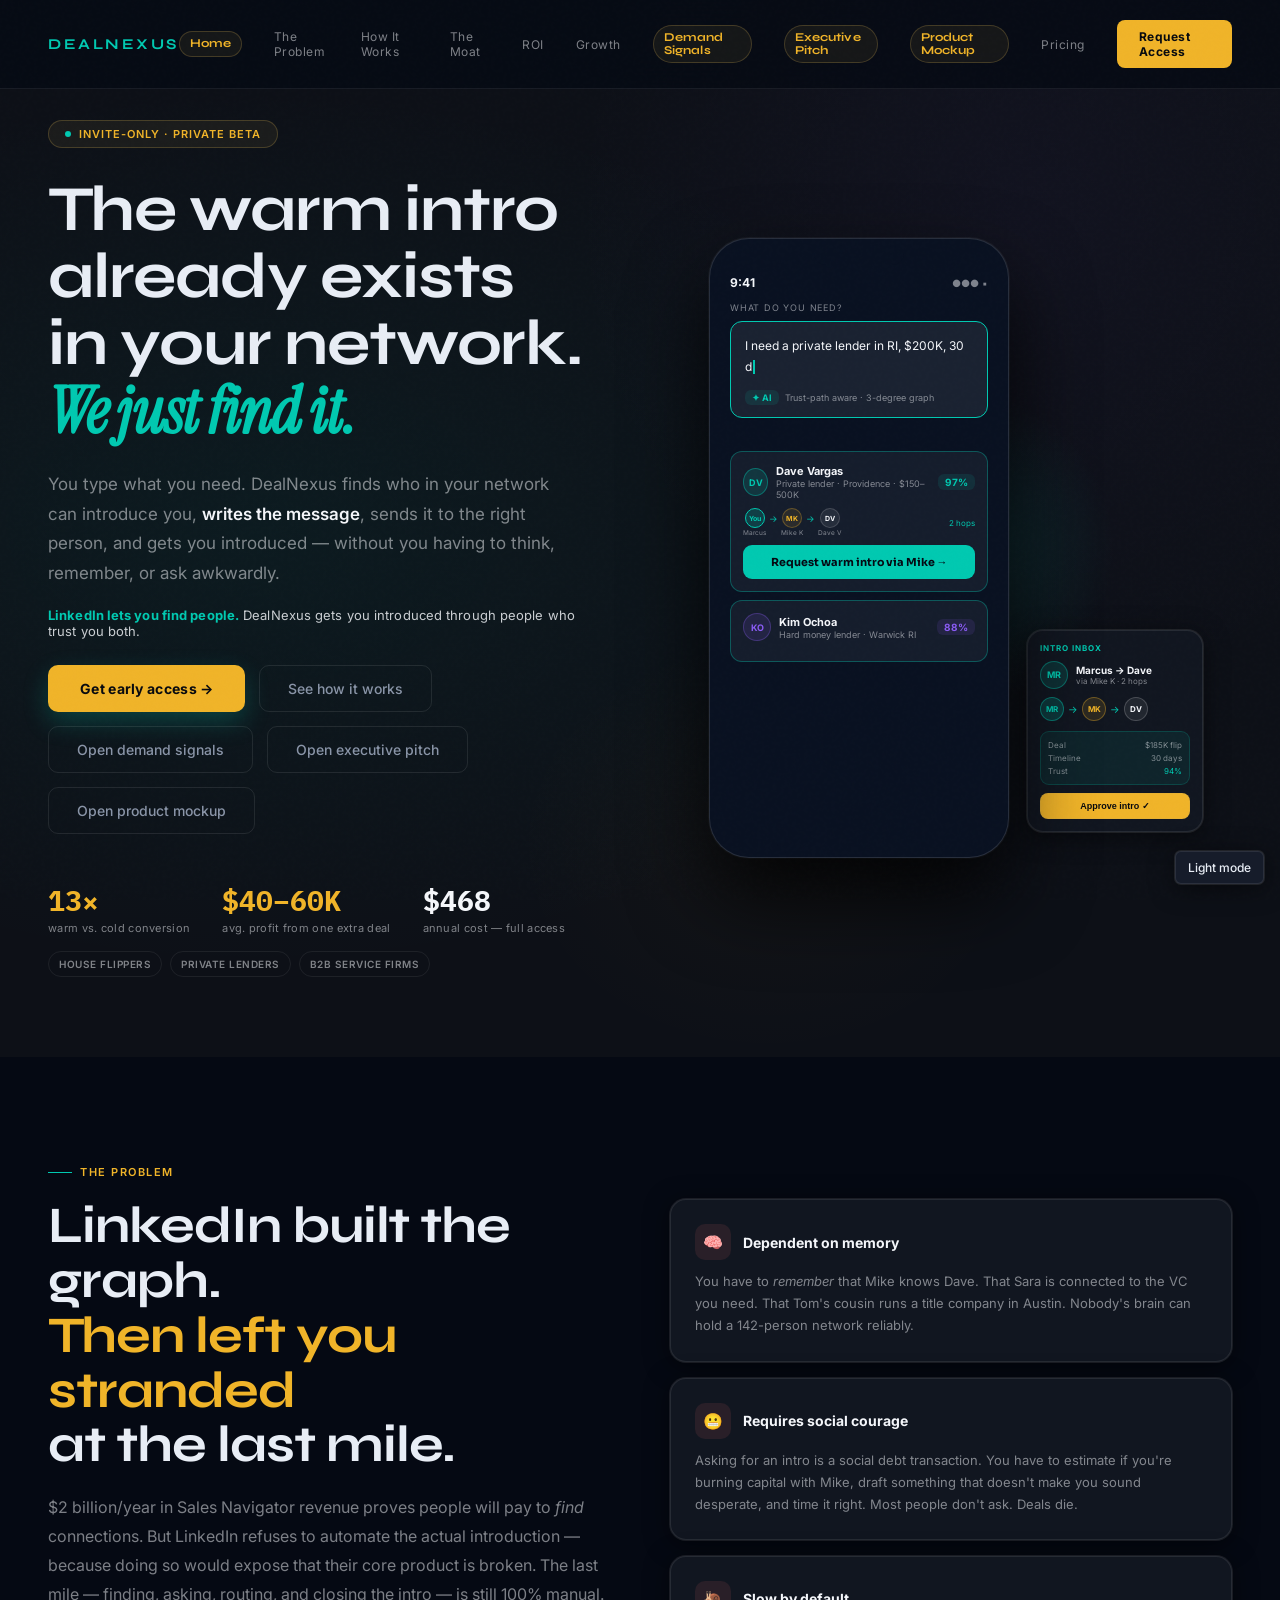
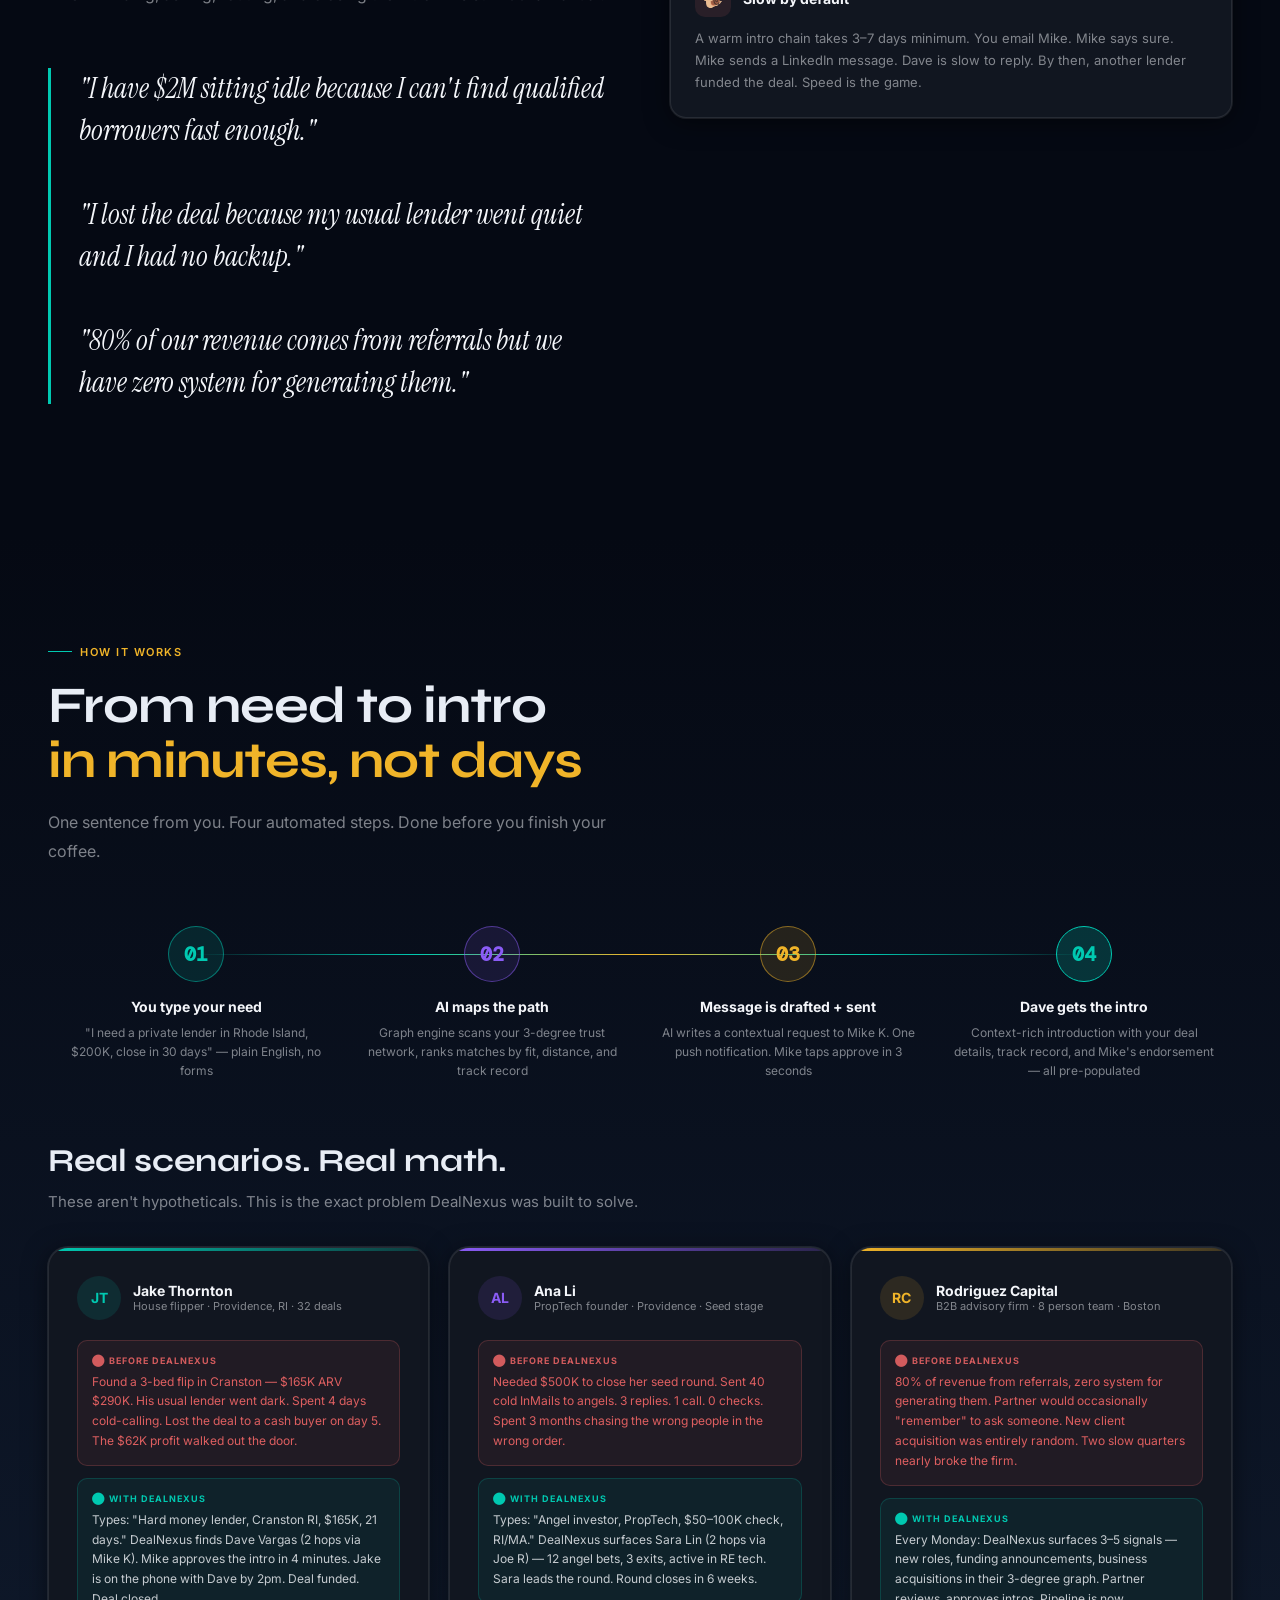
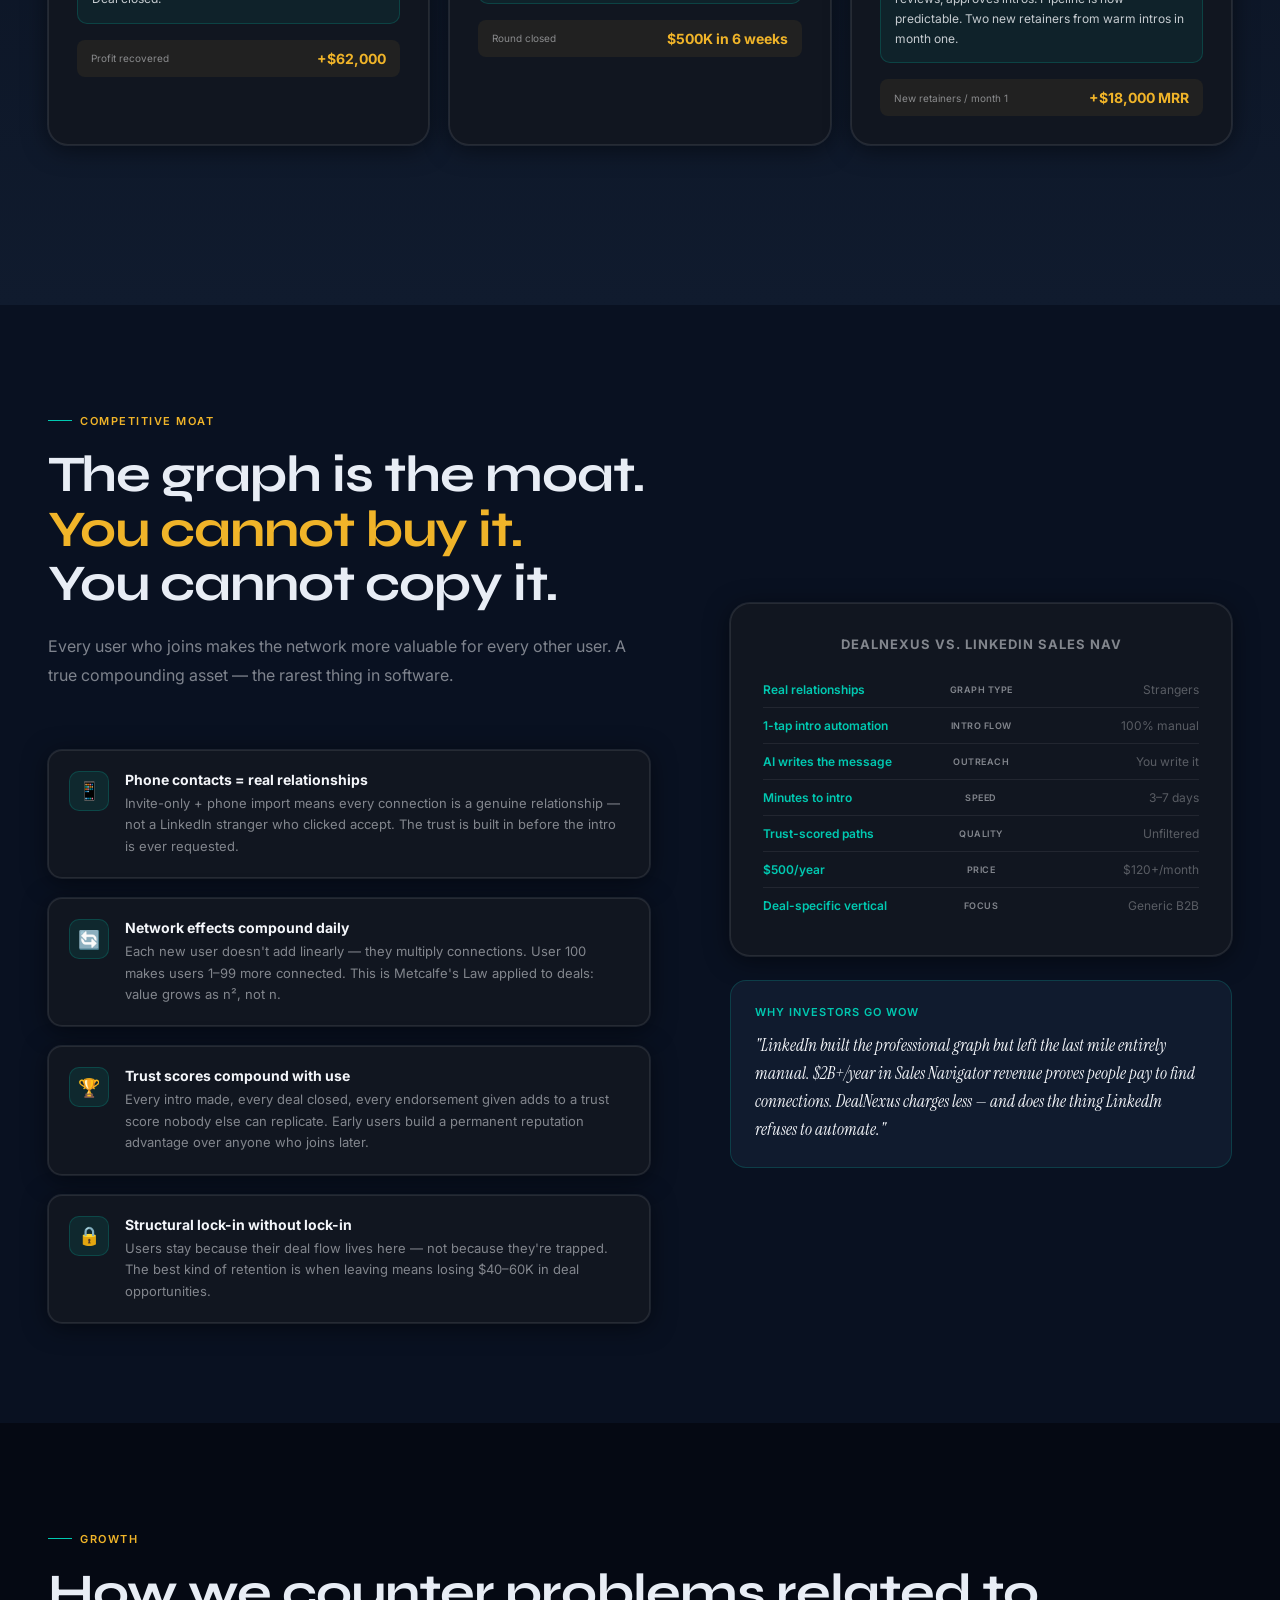
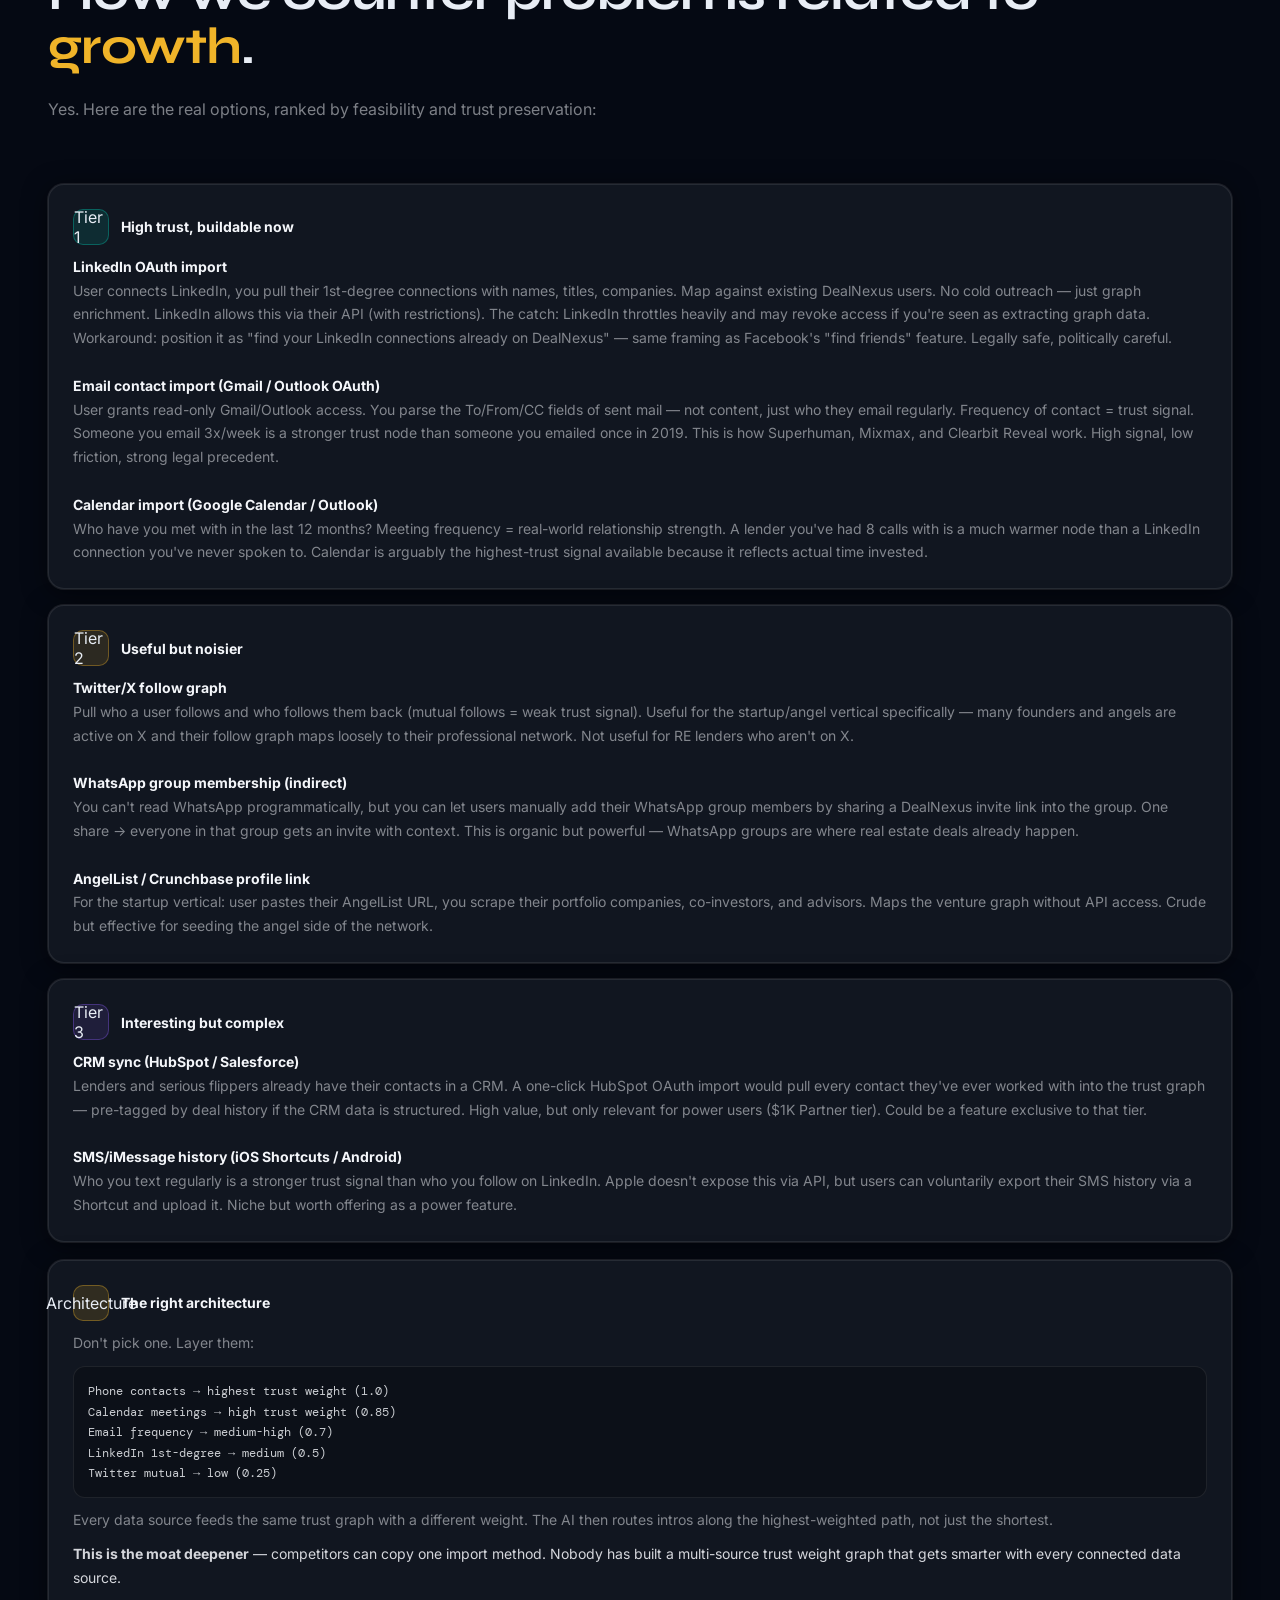
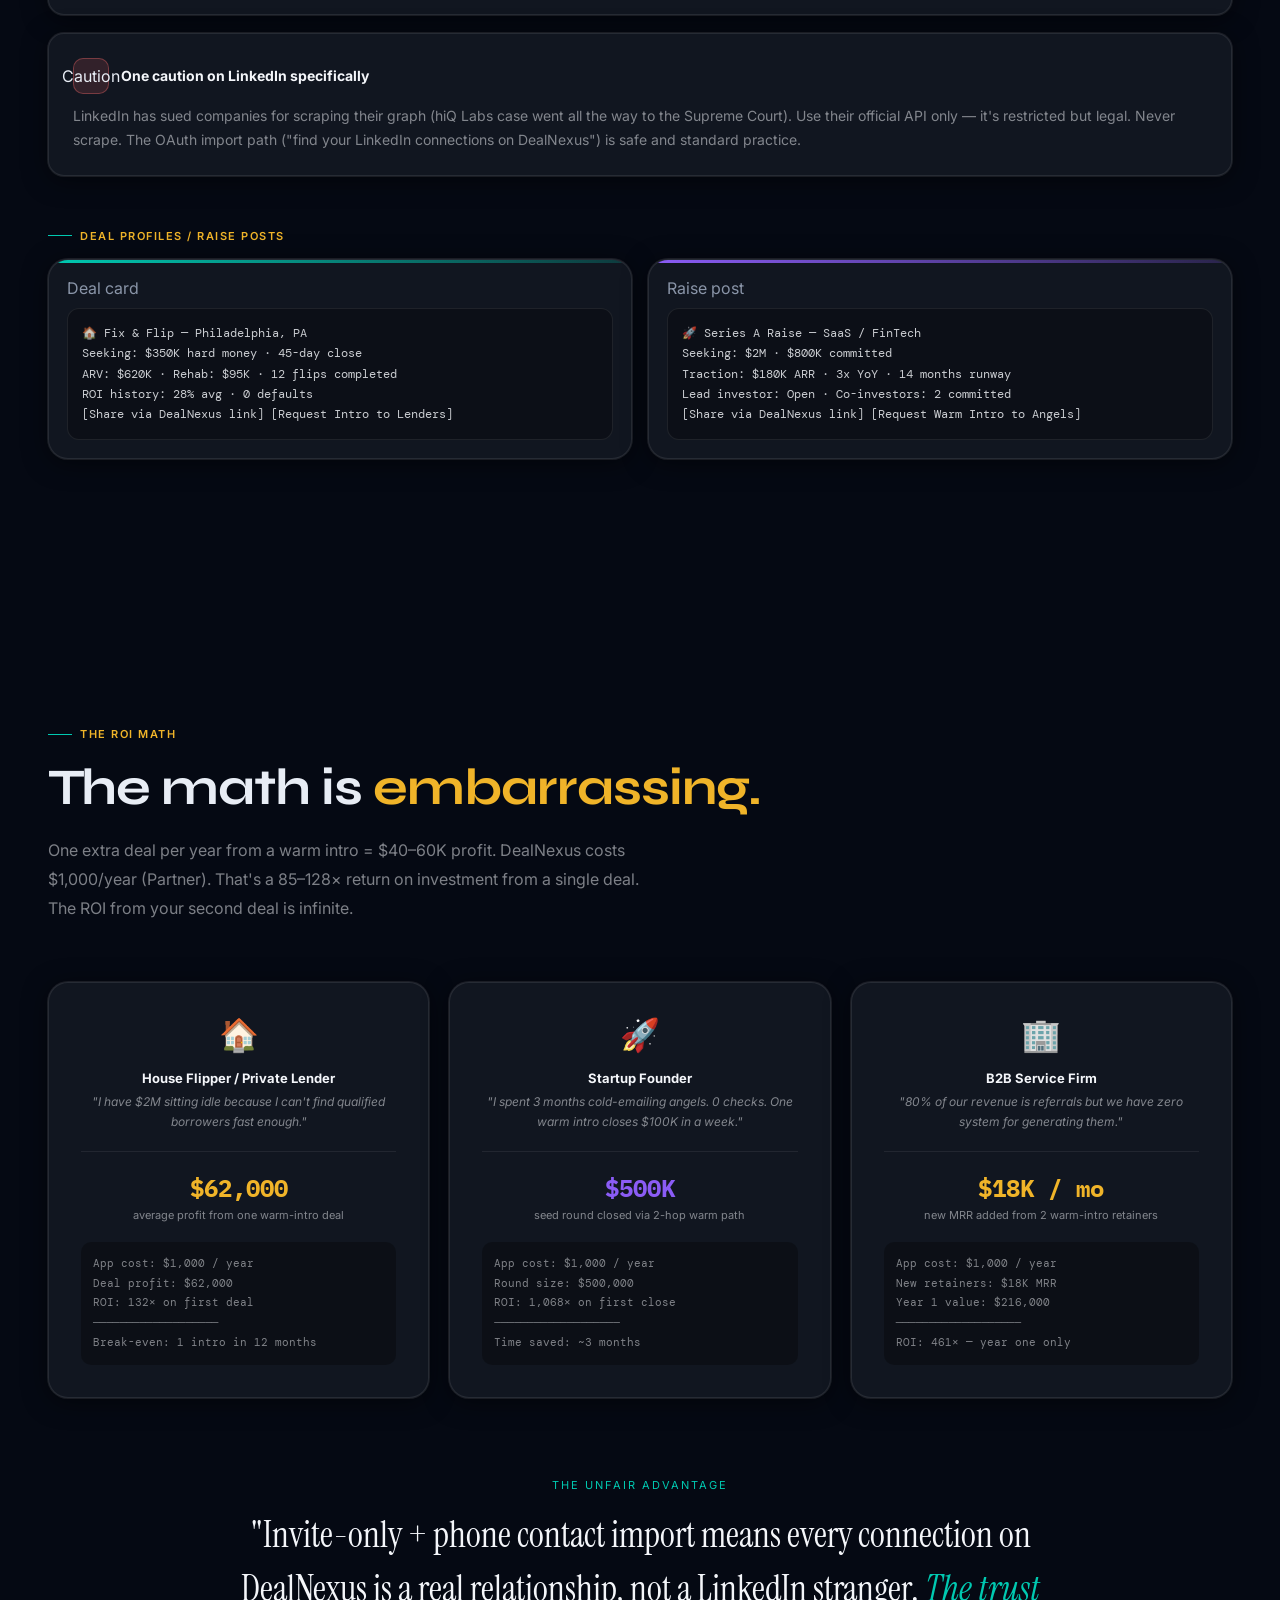
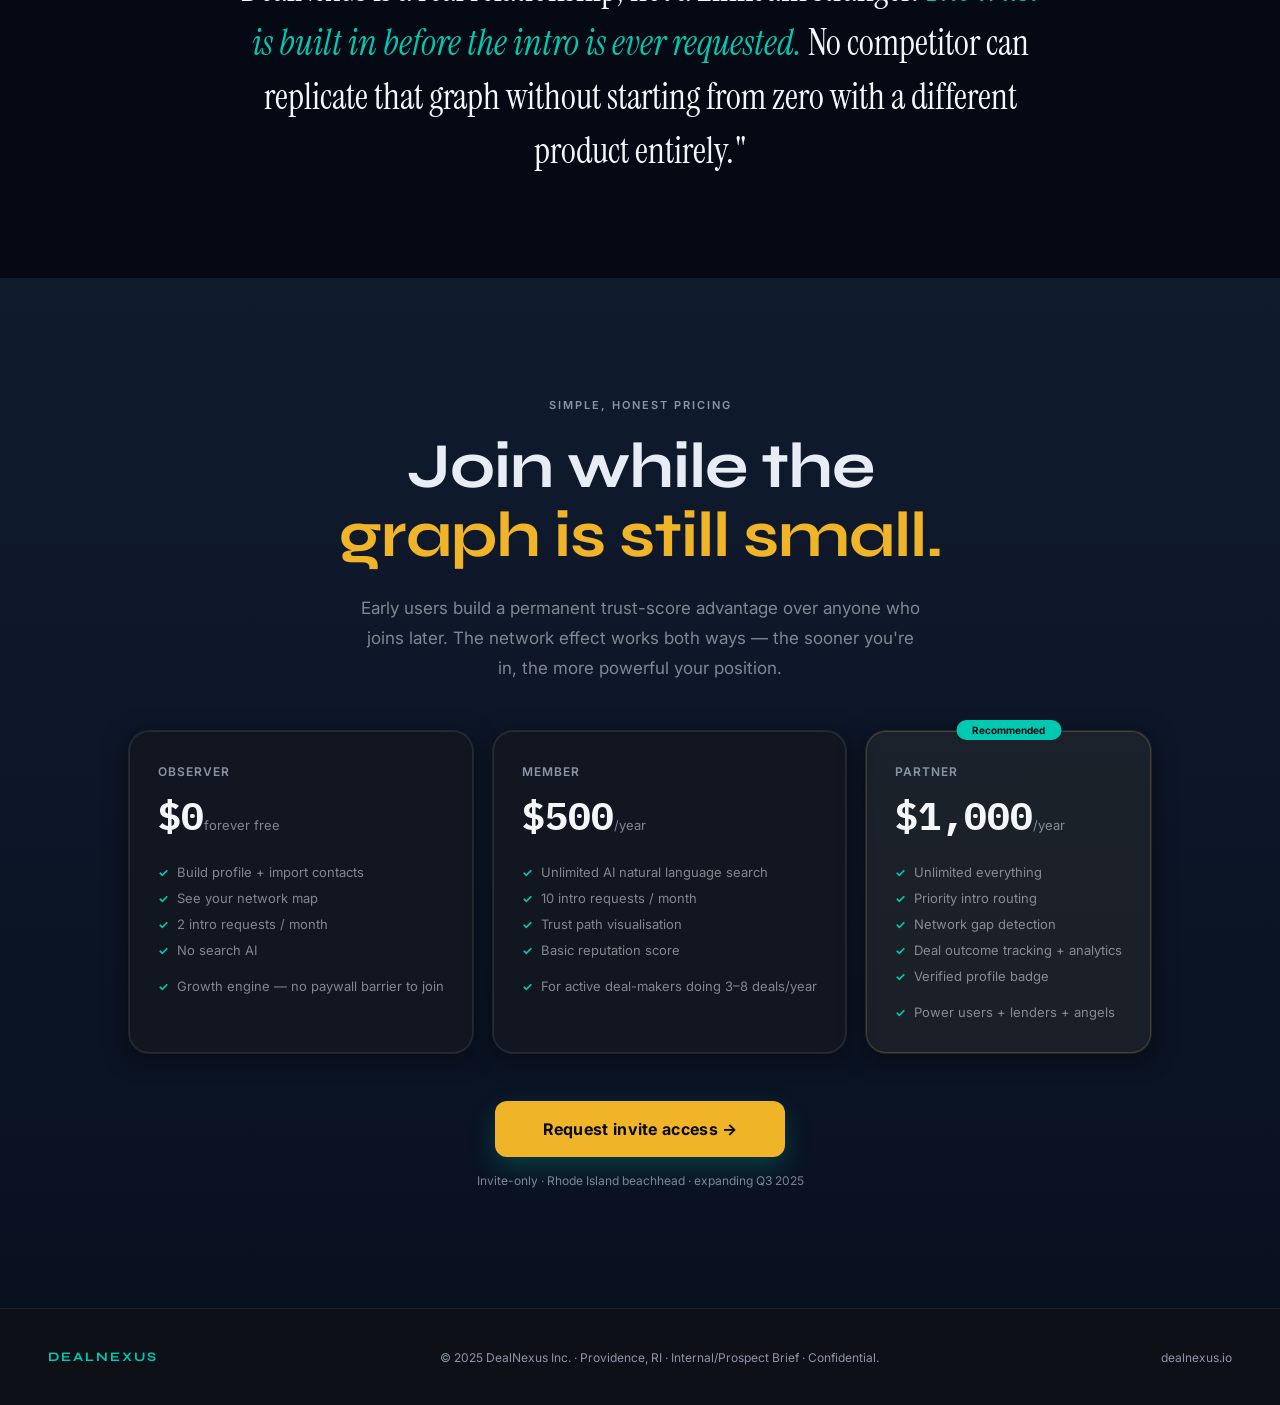
<file: production/index.html>
<!DOCTYPE html>
<html lang="en">
<head>
<meta charset="UTF-8">
<meta name="viewport" content="width=device-width, initial-scale=1.0">
<meta name="robots" content="noindex, nofollow, noarchive, nosnippet, noimageindex">
<meta name="googlebot" content="noindex, nofollow, noarchive, nosnippet, noimageindex">
<title>DealNexus — The Warm Intro Operating System</title>
<link rel="preconnect" href="https://fonts.googleapis.com">
<link href="https://fonts.googleapis.com/css2?family=Instrument+Serif:ital@0;1&family=Sora:wght@300;400;500;600;700;800&family=DM+Mono:wght@400;500&display=swap" rel="stylesheet">
<link rel="stylesheet" href="assets/aurum-design-system.css">
<style>
*{margin:0;padding:0;box-sizing:border-box;}
:root{
  --navy:#050913;
  --navy2:#091121;
  --navy3:#101b2e;
  --navy4:#1a2a42;
  --teal:#00C9B1;
  --teal2:#00a896;
  --gold:#F0B429;
  --purple:#8B5CF6;
  --coral:#FF6B6B;
  --white:#F4F6FA;
  --muted:rgba(244,246,250,0.5);
  --muted2:rgba(244,246,250,0.25);
  --border:rgba(255,255,255,0.07);
  --serif:'Instrument Serif',serif;
  --sans:'Sora',sans-serif;
  --mono:'DM Mono',monospace;
}
[data-theme="light"]{
  --navy:#F5F7FA;
  --navy2:#EEF2F7;
  --navy3:#E7EDF5;
  --navy4:#DCE5F2;
  --teal:#0D9488;
  --teal2:#0F766E;
  --gold:#A07E2D;
  --purple:#6D28D9;
  --coral:#DC2626;
  --white:#111827;
  --muted:rgba(17,24,39,0.72);
  --muted2:rgba(17,24,39,0.46);
  --border:rgba(17,24,39,0.14);
}
html{scroll-behavior:smooth;}
body{background:var(--navy);color:var(--white);font-family:var(--sans);overflow-x:hidden;}

/* ─── UTILITIES ─── */
.teal{color:var(--teal);}
.gold{color:var(--gold);}
.purple{color:var(--purple);}
.muted{color:var(--muted);}
.mono{font-family:var(--mono);}
.serif{font-family:var(--serif);}

/* ─── GRAIN OVERLAY ─── */
body::before{
  content:'';position:fixed;inset:0;
  background-image:url("data:image/svg+xml,%3Csvg viewBox='0 0 256 256' xmlns='http://www.w3.org/2000/svg'%3E%3Cfilter id='n'%3E%3CfeTurbulence type='fractalNoise' baseFrequency='0.9' numOctaves='4' stitchTiles='stitch'/%3E%3C/filter%3E%3Crect width='100%25' height='100%25' filter='url(%23n)' opacity='0.04'/%3E%3C/svg%3E");
  pointer-events:none;z-index:1000;opacity:0.35;
}
[data-theme="light"] body::before{opacity:0.08;}

/* ─── NAV ─── */
nav{
  position:fixed;top:0;left:0;right:0;z-index:900;
  display:flex;align-items:center;justify-content:space-between;
  padding:20px 48px;
  background:rgba(6,11,20,0.85);
  backdrop-filter:blur(20px);
  border-bottom:1px solid var(--border);
}
[data-theme="light"] nav{
  background:rgba(255,255,255,0.88);
}
.nav-logo{font-family:var(--sans);font-size:15px;font-weight:700;letter-spacing:2.5px;text-transform:uppercase;color:var(--teal);}
.nav-links{display:flex;gap:32px;align-items:center;}
.nav-links a{font-size:12px;color:var(--muted);text-decoration:none;letter-spacing:0.5px;transition:color 0.2s;}
.nav-links a:hover{color:var(--white);}
.nav-links a.nav-feature{
  color:var(--gold);
  background:rgba(255,255,255,0.02);
  border:1px solid rgba(201,168,76,0.35);
  border-radius:999px;
  padding:5px 10px;
  font-weight:700;
  font-family:'Syne',sans-serif;
  font-size:12px;
  letter-spacing:0.01em;
  line-height:1.1;
}
.nav-links a.nav-feature:hover{
  color:var(--gold-bright);
  border-color:rgba(201,168,76,0.6);
  background:rgba(201,168,76,0.1);
}
.nav-cta{background:var(--teal);color:var(--navy);padding:9px 22px;border-radius:8px;font-size:12px;font-weight:700;text-decoration:none;letter-spacing:0.5px;transition:all 0.2s;}
.nav-cta:hover{background:#00e5c9;transform:translateY(-1px);}

/* ─── HERO ─── */
.hero{
  min-height:100vh;display:flex;align-items:center;
  padding:120px 48px 80px;
  position:relative;overflow:hidden;
}
.hero-bg{
  position:absolute;inset:0;
  background:radial-gradient(ellipse 80% 60% at 20% 50%, rgba(0,201,177,0.06) 0%, transparent 70%),
             radial-gradient(ellipse 60% 80% at 80% 20%, rgba(139,92,246,0.04) 0%, transparent 60%),
             radial-gradient(ellipse 40% 40% at 60% 80%, rgba(240,180,41,0.03) 0%, transparent 50%);
  animation:hero-drift 14s ease-in-out infinite alternate;
}
@keyframes hero-drift{
  from{transform:translate3d(0,0,0) scale(1);}
  to{transform:translate3d(-18px,10px,0) scale(1.04);}
}
.hero-grid{
  display:grid;grid-template-columns:1fr 1fr;gap:80px;align-items:center;
  max-width:1280px;margin:0 auto;width:100%;position:relative;z-index:2;
}
.hero-label{
  display:inline-flex;align-items:center;gap:8px;
  background:rgba(0,201,177,0.08);border:1px solid rgba(0,201,177,0.25);
  border-radius:20px;padding:6px 16px;margin-bottom:28px;
  font-size:11px;font-weight:600;color:var(--teal);letter-spacing:1px;text-transform:uppercase;
}
.hero-label-dot{width:6px;height:6px;border-radius:50%;background:var(--teal);animation:pulse-dot 2s infinite;}
@keyframes pulse-dot{0%,100%{opacity:1;transform:scale(1)}50%{opacity:0.5;transform:scale(0.7)}}

.hero-h1{
  font-family:var(--sans);font-size:clamp(42px,5vw,68px);
  font-weight:700;line-height:1.05;letter-spacing:-1.2px;margin-bottom:24px;
}
.hero-h1 em{color:var(--teal);font-style:italic;font-family:var(--serif);}
.hero-sub{
  font-size:17px;color:var(--muted);line-height:1.75;
  max-width:520px;margin-bottom:40px;
}
.hero-sub strong{color:var(--white);font-weight:600;}
.hero-one-line{
  margin-top:-22px;margin-bottom:26px;
  font-size:13px;color:rgba(244,246,250,0.82);letter-spacing:0.1px;
}
.hero-one-line b{color:var(--teal);}
.hero-actions{display:flex;gap:14px;align-items:center;flex-wrap:wrap;margin-bottom:48px;}
.btn-primary{
  background:var(--teal);color:var(--navy);
  padding:15px 32px;border-radius:10px;
  font-size:14px;font-weight:700;text-decoration:none;letter-spacing:0.3px;
  transition:all 0.25s;display:inline-block;
  box-shadow:0 10px 26px rgba(0,201,177,0.24);
}
.btn-primary:hover{background:#00e5c9;transform:translateY(-2px);box-shadow:0 14px 30px rgba(0,201,177,0.34);}
.btn-ghost{
  border:1px solid rgba(255,255,255,0.2);color:var(--white);
  padding:14px 28px;border-radius:10px;
  font-size:14px;font-weight:500;text-decoration:none;
  transition:all 0.25s;display:inline-block;
}
.btn-ghost:hover{border-color:rgba(255,255,255,0.5);background:rgba(255,255,255,0.04);}

.hero-stats{display:flex;gap:32px;flex-wrap:wrap;}
.hero-stat .num{font-size:28px;font-weight:700;color:var(--white);font-family:var(--mono);}
.hero-stat .lbl{font-size:11px;color:var(--muted);margin-top:2px;letter-spacing:0.3px;}
.hero-fit{
  margin-top:16px;display:flex;gap:8px;flex-wrap:wrap;
}
.hero-fit-pill{
  padding:6px 10px;border-radius:999px;border:1px solid var(--border);
  font-size:10px;font-weight:600;letter-spacing:0.5px;text-transform:uppercase;
  color:var(--muted);
}

/* Phone mockup */
.phone-wrap{display:flex;justify-content:center;align-items:center;position:relative;}
.hero-device-stack{position:relative;display:flex;align-items:center;justify-content:center;gap:18px;}
.phone-glow{
  position:absolute;width:320px;height:320px;border-radius:50%;
  background:radial-gradient(circle, rgba(0,201,177,0.15) 0%, transparent 70%);
  top:50%;left:50%;transform:translate(-50%,-50%);
  animation:glow-pulse 4s ease-in-out infinite;
}
@keyframes glow-pulse{0%,100%{opacity:0.6;transform:translate(-50%,-50%) scale(1)}50%{opacity:1;transform:translate(-50%,-50%) scale(1.1)}}
.phone{
  width:300px;height:620px;background:var(--navy2);border-radius:40px;
  border:1.5px solid rgba(255,255,255,0.12);overflow:hidden;
  position:relative;z-index:2;
  box-shadow:0 40px 80px rgba(0,0,0,0.8),0 0 0 1px rgba(255,255,255,0.05);
  animation:device-float 5s ease-in-out infinite;
}
@keyframes device-float{0%,100%{transform:translateY(0)}50%{transform:translateY(-6px)}}
.phone-notch{
  position:absolute;top:0;left:50%;transform:translateX(-50%);
  width:90px;height:26px;background:var(--navy2);
  border-radius:0 0 12px 12px;z-index:10;
}
.phone-screen{padding:36px 20px 16px;height:100%;overflow:hidden;}

/* Phone screen content */
.p-status{display:flex;justify-content:space-between;align-items:center;margin-bottom:12px;}
.p-time{font-size:12px;font-weight:700;color:var(--white);}
.p-search{
  background:rgba(255,255,255,0.07);border:1px solid var(--teal);
  border-radius:12px;padding:12px 14px;margin-bottom:14px;
}
.p-search-text{font-size:12px;color:var(--white);line-height:1.5;}
.cursor{display:inline-block;width:2px;height:13px;background:var(--teal);margin-left:1px;animation:blink 1s infinite;vertical-align:middle;}
@keyframes blink{0%,100%{opacity:1}50%{opacity:0}}
.p-ai-badge{
  display:inline-flex;align-items:center;gap:4px;margin-top:6px;
  background:rgba(0,201,177,0.1);border-radius:6px;padding:2px 7px;
  font-size:9px;color:var(--teal);font-weight:700;
}
.p-result{
  background:rgba(255,255,255,0.05);border:1px solid rgba(0,201,177,0.35);
  border-radius:12px;padding:12px;margin-bottom:8px;
  animation:slideUp 0.4s ease both;
}
.p-result:nth-child(2){animation-delay:0.1s;border-color:rgba(255,255,255,0.07);}
.p-result:nth-child(3){animation-delay:0.2s;border-color:rgba(255,255,255,0.07);}
@keyframes slideUp{from{opacity:0;transform:translateY(10px)}to{opacity:1;transform:translateY(0)}}
.p-result-top{display:flex;align-items:center;gap:8px;margin-bottom:8px;}
.p-av{width:28px;height:28px;border-radius:50%;display:flex;align-items:center;justify-content:center;font-size:9px;font-weight:700;}
.p-rname{font-size:11px;font-weight:700;color:var(--white);}
.p-rsub{font-size:9px;color:var(--muted);}
.p-match{margin-left:auto;font-size:10px;font-weight:700;color:var(--teal);background:rgba(0,201,177,0.1);padding:2px 7px;border-radius:6px;}
.p-path{display:flex;align-items:center;gap:3px;}
.p-pnode{display:flex;flex-direction:column;align-items:center;}
.p-pav{width:20px;height:20px;border-radius:50%;display:flex;align-items:center;justify-content:center;font-size:7px;font-weight:700;}
.p-pname{font-size:6.5px;color:var(--muted);margin-top:1px;}
.p-parr{color:var(--teal);font-size:9px;margin-bottom:8px;}
.p-intro-btn{
  width:100%;background:var(--teal);color:var(--navy);
  border:none;border-radius:9px;padding:10px;
  font-size:11px;font-weight:700;cursor:pointer;margin-top:8px;
  font-family:var(--sans);
}
.p-label{font-size:9px;color:var(--muted);letter-spacing:0.8px;text-transform:uppercase;margin-bottom:8px;}

/* Side intro panel in hero */
.intro-side{
  width:176px;background:var(--navy3);border:1px solid var(--border);
  border-radius:16px;padding:12px;box-shadow:0 20px 40px rgba(0,0,0,0.45);
  align-self:flex-end;margin-bottom:26px;opacity:0;transform:translateY(8px);
  animation:panelIn 0.7s ease 1.2s forwards;
}
@keyframes panelIn{to{opacity:1;transform:translateY(0)}}
.intro-side-label{
  font-size:8px;letter-spacing:1px;text-transform:uppercase;
  color:var(--teal);font-weight:700;margin-bottom:8px;
}
.intro-side-head{display:flex;align-items:center;gap:8px;margin-bottom:8px;}
.intro-side-av{
  width:28px;height:28px;border-radius:50%;display:flex;align-items:center;justify-content:center;
  font-size:9px;font-weight:700;background:rgba(0,201,177,0.14);border:1px solid rgba(0,201,177,0.4);color:var(--teal);
}
.intro-side-name{font-size:10px;color:var(--white);font-weight:700;}
.intro-side-sub{font-size:8px;color:var(--muted);}
.intro-path{display:flex;align-items:center;gap:4px;margin-bottom:10px;}
.intro-pill{
  width:24px;height:24px;border-radius:50%;display:flex;align-items:center;justify-content:center;
  font-size:8px;font-weight:700;
}
.intro-arrow{font-size:10px;color:var(--teal);}
.intro-meta{
  background:rgba(0,201,177,0.08);border:1px solid rgba(0,201,177,0.2);
  border-radius:9px;padding:7px;margin-bottom:8px;
}
.intro-meta-row{display:flex;justify-content:space-between;font-size:8px;color:var(--muted);line-height:1.6;}
.intro-status{
  width:100%;border:1px solid rgba(0,201,177,0.35);background:rgba(0,201,177,0.14);
  color:var(--teal);border-radius:8px;padding:7px 8px;
  font-size:9px;font-weight:700;text-align:center;
}

/* ─── SECTION LAYOUT ─── */
section{padding:100px 48px;position:relative;}
.section-inner{max-width:1280px;margin:0 auto;}
.section-label{
  display:inline-flex;align-items:center;gap:8px;
  font-size:11px;font-weight:600;color:var(--teal);
  letter-spacing:1.5px;text-transform:uppercase;margin-bottom:20px;
}
.section-label::before{content:'';width:24px;height:1px;background:var(--teal);}
.section-h2{
  font-family:var(--sans);font-size:clamp(36px,4vw,54px);
  line-height:1.07;letter-spacing:-1px;margin-bottom:20px;
  font-weight:700;
}
.section-sub{font-size:16px;color:var(--muted);line-height:1.8;max-width:600px;margin-bottom:60px;}

/* ─── THE PROBLEM ─── */
.problem-section{background:var(--navy);}
.problem-grid{display:grid;grid-template-columns:1fr 1fr;gap:60px;align-items:start;}
.problem-quote{
  font-family:var(--serif);font-size:28px;line-height:1.5;
  color:var(--white);border-left:3px solid var(--teal);
  padding-left:28px;margin-bottom:32px;
  font-style:italic;
}
.problem-cards{display:flex;flex-direction:column;gap:16px;}
.problem-card{
  background:var(--navy3);border:1px solid var(--border);
  border-radius:16px;padding:24px;
  transition:border-color 0.3s,transform 0.3s;
  cursor:default;
}
.problem-card:hover{border-color:rgba(255,107,107,0.4);transform:translateX(4px);}
.problem-card-head{display:flex;align-items:center;gap:12px;margin-bottom:10px;}
.problem-icon{width:36px;height:36px;border-radius:10px;display:flex;align-items:center;justify-content:center;font-size:16px;flex-shrink:0;}
.problem-card-title{font-size:14px;font-weight:700;color:var(--white);}
.problem-card-text{font-size:13px;color:var(--muted);line-height:1.7;}

/* ─── THE WOW MOMENT (DEMO) ─── */
.wow-section{background:linear-gradient(180deg, var(--navy) 0%, var(--navy3) 100%);}
.wow-flow{
  display:grid;grid-template-columns:repeat(4,1fr);gap:0;
  position:relative;margin-bottom:60px;
}
.wow-flow::before{
  content:'';position:absolute;top:28px;left:12%;right:12%;height:1px;
  background:linear-gradient(90deg, transparent, var(--teal), var(--gold), var(--teal), transparent);
  z-index:0;
}
.wow-step{position:relative;z-index:1;text-align:center;padding:0 16px;}
.wow-num{
  width:56px;height:56px;border-radius:50%;
  display:flex;align-items:center;justify-content:center;
  font-size:20px;font-weight:700;margin:0 auto 16px;
  font-family:var(--mono);border:1.5px solid;
  transition:all 0.3s;
}
.wow-step:nth-child(1) .wow-num{background:rgba(0,201,177,0.12);border-color:rgba(0,201,177,0.5);color:var(--teal);}
.wow-step:nth-child(2) .wow-num{background:rgba(139,92,246,0.12);border-color:rgba(139,92,246,0.5);color:var(--purple);}
.wow-step:nth-child(3) .wow-num{background:rgba(240,180,41,0.12);border-color:rgba(240,180,41,0.5);color:var(--gold);}
.wow-step:nth-child(4) .wow-num{background:rgba(0,201,177,0.2);border-color:var(--teal);color:var(--teal);}
.wow-step-title{font-size:14px;font-weight:700;color:var(--white);margin-bottom:8px;}
.wow-step-sub{font-size:12px;color:var(--muted);line-height:1.6;}

/* Real example stories */
.stories-grid{display:grid;grid-template-columns:repeat(3,1fr);gap:20px;margin-bottom:60px;}
.story-card{
  background:var(--navy2);border:1px solid var(--border);border-radius:20px;
  padding:28px;transition:all 0.3s;position:relative;overflow:hidden;
}
.story-card::before{
  content:'';position:absolute;top:0;left:0;right:0;height:3px;
}
.story-card.re::before{background:linear-gradient(90deg,var(--teal),rgba(0,201,177,0.2));}
.story-card.startup::before{background:linear-gradient(90deg,var(--purple),rgba(139,92,246,0.2));}
.story-card.b2b::before{background:linear-gradient(90deg,var(--gold),rgba(240,180,41,0.2));}
.story-card:hover{transform:translateY(-4px);border-color:rgba(255,255,255,0.15);}
.story-persona{
  display:flex;align-items:center;gap:12px;margin-bottom:20px;
}
.story-av{
  width:44px;height:44px;border-radius:50%;display:flex;align-items:center;
  justify-content:center;font-size:14px;font-weight:700;flex-shrink:0;
}
.story-persona-name{font-size:14px;font-weight:700;color:var(--white);}
.story-persona-role{font-size:11px;color:var(--muted);}
.story-before{
  background:rgba(255,107,107,0.07);border:1px solid rgba(255,107,107,0.2);
  border-radius:10px;padding:14px;margin-bottom:12px;
}
.story-after{
  background:rgba(0,201,177,0.07);border:1px solid rgba(0,201,177,0.2);
  border-radius:10px;padding:14px;margin-bottom:16px;
}
.story-label{font-size:9px;font-weight:700;letter-spacing:1px;text-transform:uppercase;margin-bottom:6px;}
.story-label.red{color:rgba(255,107,107,0.8);}
.story-label.green{color:var(--teal);}
.story-text{font-size:12px;line-height:1.65;}
.story-text.red-t{color:rgba(255,107,107,0.85);}
.story-text.green-t{color:rgba(244,246,250,0.75);}
.story-roi{
  display:flex;justify-content:space-between;align-items:center;
  background:rgba(240,180,41,0.07);border-radius:8px;padding:10px 14px;
}
.story-roi-label{font-size:10px;color:var(--muted);}
.story-roi-val{font-size:14px;font-weight:700;color:var(--gold);}

/* ─── THE MOAT ─── */
.moat-section{background:var(--navy2);}
.moat-grid{display:grid;grid-template-columns:1.2fr 1fr;gap:80px;align-items:center;}
.moat-points{display:flex;flex-direction:column;gap:20px;}
.moat-point{
  display:flex;gap:16px;align-items:flex-start;
  padding:20px;border-radius:14px;border:1px solid var(--border);
  background:var(--navy3);transition:all 0.3s;
}
.moat-point:hover{border-color:rgba(0,201,177,0.3);background:rgba(0,201,177,0.03);}
.moat-icon{width:40px;height:40px;border-radius:10px;background:rgba(0,201,177,0.1);border:1px solid rgba(0,201,177,0.2);display:flex;align-items:center;justify-content:center;font-size:18px;flex-shrink:0;}
.moat-title{font-size:14px;font-weight:700;color:var(--white);margin-bottom:5px;}
.moat-text{font-size:13px;color:var(--muted);line-height:1.65;}

/* Vs LinkedIn box */
.vs-box{
  background:var(--navy3);border:1px solid var(--border);border-radius:20px;padding:32px;
}
.vs-title{font-size:13px;font-weight:700;color:var(--muted);text-transform:uppercase;letter-spacing:1px;margin-bottom:20px;text-align:center;}
.vs-row{
  display:grid;grid-template-columns:1fr auto 1fr;gap:12px;align-items:center;
  padding:10px 0;border-bottom:1px solid var(--border);
}
.vs-row:last-child{border-bottom:none;}
.vs-wp{font-size:12px;font-weight:600;color:var(--teal);text-align:left;}
.vs-li{font-size:12px;color:rgba(255,255,255,0.3);text-align:right;}
.vs-metric{font-size:9px;font-weight:600;color:var(--muted);letter-spacing:0.5px;text-align:center;text-transform:uppercase;}

/* ─── ROI SECTION ─── */
.roi-section{background:var(--navy);}
.roi-grid{display:grid;grid-template-columns:repeat(3,1fr);gap:20px;margin-bottom:60px;}
.roi-card{
  border-radius:20px;padding:32px;border:1px solid var(--border);
  text-align:center;transition:all 0.3s;
}
.roi-card:hover{transform:translateY(-4px);}
.roi-card.re{background:linear-gradient(145deg,rgba(0,201,177,0.08),var(--navy3));}
.roi-card.flip{background:linear-gradient(145deg,rgba(139,92,246,0.08),var(--navy3));}
.roi-card.b2b{background:linear-gradient(145deg,rgba(240,180,41,0.08),var(--navy3));}
.roi-emoji{font-size:32px;margin-bottom:16px;display:block;}
.roi-persona{font-size:13px;font-weight:700;color:var(--white);margin-bottom:6px;}
.roi-pain{font-size:12px;color:var(--muted);margin-bottom:20px;line-height:1.6;font-style:italic;}
.roi-divider{height:1px;background:var(--border);margin-bottom:20px;}
.roi-result{font-size:24px;font-weight:700;margin-bottom:4px;}
.roi-result-sub{font-size:11px;color:var(--muted);}
.roi-math{
  margin-top:20px;background:rgba(0,0,0,0.3);border-radius:10px;
  padding:12px;font-family:var(--mono);font-size:11px;color:var(--muted);
  text-align:left;line-height:1.8;
}

/* ─── PRICING / CTA ─── */
.cta-section{
  background:linear-gradient(180deg,var(--navy3),var(--navy2));
  text-align:center;padding:120px 48px;
}
.cta-eyebrow{
  font-size:11px;font-weight:600;color:var(--teal);letter-spacing:2px;
  text-transform:uppercase;margin-bottom:20px;
}
.cta-h2{
  font-family:var(--sans);font-size:clamp(40px,5vw,64px);
  line-height:1.08;margin-bottom:24px;font-weight:700;letter-spacing:-1px;
}
.cta-sub{font-size:17px;color:var(--muted);max-width:560px;margin:0 auto 48px;line-height:1.75;}
.price-cards{display:flex;gap:20px;justify-content:center;flex-wrap:wrap;margin-bottom:48px;}
.price-card{
  background:var(--navy3);border:1px solid var(--border);border-radius:20px;
  padding:32px 28px;min-width:260px;text-align:left;position:relative;
  transition:transform 0.25s,border-color 0.25s,background 0.25s;
}
.price-card.featured{border-color:var(--teal);background:rgba(0,201,177,0.04);}
.price-card:hover{transform:translateY(-4px);border-color:rgba(255,255,255,0.22);}
.price-badge{
  position:absolute;top:-12px;left:50%;transform:translateX(-50%);
  background:var(--teal);color:var(--navy);font-size:10px;font-weight:700;
  padding:4px 16px;border-radius:20px;white-space:nowrap;
}
.price-name{font-size:12px;font-weight:600;color:var(--muted);letter-spacing:1px;text-transform:uppercase;margin-bottom:12px;}
.price-amount{font-size:38px;font-weight:700;color:var(--white);font-family:var(--mono);}
.price-period{font-size:13px;color:var(--muted);}
.price-features{list-style:none;margin-top:24px;display:flex;flex-direction:column;gap:10px;}
.price-features li{font-size:13px;color:var(--muted);display:flex;align-items:center;gap:8px;}
.price-features li::before{content:'✓';color:var(--teal);font-weight:700;font-size:12px;}

/* ─── FOOTER ─── */
footer{
  border-top:1px solid var(--border);padding:40px 48px;
  display:flex;justify-content:space-between;align-items:center;
  flex-wrap:wrap;gap:16px;
}
.footer-logo{font-size:13px;font-weight:700;letter-spacing:2px;text-transform:uppercase;color:var(--teal);}
.footer-text{font-size:12px;color:var(--muted);}

/* ─── ANIMATIONS ─── */
.fade-up{opacity:0;transform:translateY(30px);transition:opacity 0.7s ease,transform 0.7s ease;}
.fade-up.visible{opacity:1;transform:translateY(0);}
.fade-up-delay-1{transition-delay:0.1s;}
.fade-up-delay-2{transition-delay:0.2s;}
.fade-up-delay-3{transition-delay:0.3s;}

/* Typewriter */
#typewriter{display:inline;}
.tw-cursor{display:inline-block;width:2px;height:14px;background:var(--teal);animation:blink 1s infinite;vertical-align:middle;margin-left:1px;}

/* ripple signals on hero phone map */
@keyframes map-ripple{0%{r:6;opacity:0.8}100%{r:22;opacity:0}}
@keyframes map-ripple2{0%{r:6;opacity:0.5}100%{r:30;opacity:0}}
.mr1{animation:map-ripple 2.2s ease-out infinite;}
.mr2{animation:map-ripple2 2.2s ease-out 0.5s infinite;}

/* ─── RESPONSIVE ─── */
@media(max-width:900px){
  nav{padding:16px 24px;}
  .hero{padding:100px 24px 60px;}
  .hero-grid{grid-template-columns:1fr;gap:60px;}
  .phone-wrap{order:-1;}
  .hero-device-stack{display:block;}
  .intro-side{display:none;}
  section{padding:80px 24px;}
  .problem-grid,.moat-grid{grid-template-columns:1fr;}
  .wow-flow{grid-template-columns:1fr 1fr;row-gap:40px;}
  .wow-flow::before{display:none;}
  .stories-grid,.roi-grid{grid-template-columns:1fr;}
  footer{flex-direction:column;text-align:center;}
}
</style>
</head>
<body>

<!-- NAV -->
<nav>
  <span class="nav-logo">DealNexus</span>
  <div class="nav-links">
    <a href="index.html" class="nav-feature">Home</a>
    <a href="#problem">The Problem</a>
    <a href="#how">How It Works</a>
    <a href="#moat">The Moat</a>
    <a href="#roi">ROI</a>
    <a href="#growth">Growth</a>
    <a href="demand-signals.html" class="nav-feature">Demand Signals</a>
    <a href="executive-pitch.html" class="nav-feature">Executive Pitch</a>
    <a href="mockups/dealnexus-product-mockup.html" class="nav-feature">Product Mockup</a>
    <a href="#pricing">Pricing</a>
    <a href="#pricing" class="nav-cta">Request Access</a>
  </div>
</nav>

<!-- ═══════════════════════════════════════════════
     HERO
═══════════════════════════════════════════════ -->
<section class="hero">
  <div class="hero-bg"></div>
  <div class="hero-grid">
    <div>
      <div class="hero-label">
        <span class="hero-label-dot"></span>
        Invite-only · Private beta
      </div>
      <h1 class="hero-h1">
        The warm intro<br>
        already exists<br>
        in your network.<br>
        <em>We just find it.</em>
      </h1>
      <p class="hero-sub">
        You type what you need. DealNexus finds who in your network can introduce you,
        <strong>writes the message</strong>, sends it to the right person, and gets you
        introduced — without you having to think, remember, or ask awkwardly.
      </p>
      <p class="hero-one-line"><b>LinkedIn lets you find people.</b> DealNexus gets you introduced through people who trust you both.</p>
      <div class="hero-actions">
        <a href="#pricing" class="btn-primary">Get early access →</a>
        <a href="#how" class="btn-ghost">See how it works</a>
        <a href="demand-signals.html" class="btn-ghost">Open demand signals</a>
        <a href="executive-pitch.html" class="btn-ghost">Open executive pitch</a>
        <a href="mockups/dealnexus-product-mockup.html" class="btn-ghost">Open product mockup</a>
      </div>
      <div class="hero-stats">
        <div class="hero-stat">
          <div class="num teal">13×</div>
          <div class="lbl">warm vs. cold conversion</div>
        </div>
        <div class="hero-stat">
          <div class="num" style="color:var(--gold);">$40–60K</div>
          <div class="lbl">avg. profit from one extra deal</div>
        </div>
        <div class="hero-stat">
          <div class="num">$468</div>
          <div class="lbl">annual cost — full access</div>
        </div>
      </div>
      <div class="hero-fit">
        <span class="hero-fit-pill">House Flippers</span>
        <span class="hero-fit-pill">Private Lenders</span>
        <span class="hero-fit-pill">B2B Service Firms</span>
      </div>
    </div>

    <!-- HERO PHONE -->
    <div class="phone-wrap">
      <div class="hero-device-stack">
        <div class="phone-glow"></div>
        <div class="phone">
          <div class="phone-notch"></div>
          <div class="phone-screen">
          <div class="p-status">
            <span class="p-time">9:41</span>
            <span style="font-size:10px;color:var(--muted);">●●● ▪</span>
          </div>
          <div class="p-label">What do you need?</div>
          <div class="p-search">
            <div class="p-search-text" id="typewriter"></div><span class="tw-cursor"></span>
            <div style="margin-top:8px;"><span class="p-ai-badge">✦ AI</span><span style="font-size:9px;color:var(--muted);margin-left:6px;">Trust-path aware · 3-degree graph</span></div>
          </div>
          <div class="p-label" id="results-label" style="opacity:0;transition:opacity 0.4s;">3 warm paths found</div>
          <div id="result-1" class="p-result" style="opacity:0;transition:opacity 0.4s 0.1s,transform 0.4s 0.1s;transform:translateY(8px);">
            <div class="p-result-top">
              <div class="p-av" style="background:rgba(0,201,177,0.15);border:1px solid rgba(0,201,177,0.4);color:var(--teal);">DV</div>
              <div>
                <div class="p-rname">Dave Vargas</div>
                <div class="p-rsub">Private lender · Providence · $150–500K</div>
              </div>
              <span class="p-match">97%</span>
            </div>
            <div class="p-path">
              <div class="p-pnode"><div class="p-pav" style="background:rgba(0,201,177,0.2);border:1px solid var(--teal);color:var(--teal);">You</div><div class="p-pname">Marcus</div></div>
              <div class="p-parr">→</div>
              <div class="p-pnode"><div class="p-pav" style="background:rgba(240,180,41,0.1);border:1px solid rgba(240,180,41,0.3);color:var(--gold);">MK</div><div class="p-pname">Mike K</div></div>
              <div class="p-parr">→</div>
              <div class="p-pnode"><div class="p-pav" style="background:rgba(255,255,255,0.07);border:1px solid rgba(255,255,255,0.15);color:var(--white);">DV</div><div class="p-pname">Dave V</div></div>
              <span style="margin-left:auto;font-size:8px;color:var(--teal);">2 hops</span>
            </div>
            <button class="p-intro-btn">Request warm intro via Mike →</button>
          </div>
          <div id="result-2" class="p-result" style="opacity:0;transition:opacity 0.4s 0.2s,transform 0.4s 0.2s;transform:translateY(8px);">
            <div class="p-result-top">
              <div class="p-av" style="background:rgba(139,92,246,0.12);border:1px solid rgba(139,92,246,0.3);color:var(--purple);">KO</div>
              <div>
                <div class="p-rname">Kim Ochoa</div>
                <div class="p-rsub">Hard money lender · Warwick RI</div>
              </div>
              <span class="p-match" style="background:rgba(139,92,246,0.12);color:var(--purple);">88%</span>
            </div>
          </div>
        </div>
        </div>
        <div class="intro-side">
          <div class="intro-side-label">Intro inbox</div>
          <div class="intro-side-head">
            <div class="intro-side-av">MR</div>
            <div>
              <div class="intro-side-name">Marcus → Dave</div>
              <div class="intro-side-sub">via Mike K · 2 hops</div>
            </div>
          </div>
          <div class="intro-path">
            <div class="intro-pill" style="background:rgba(0,201,177,0.18);border:1px solid rgba(0,201,177,0.45);color:var(--teal);">MR</div>
            <span class="intro-arrow">→</span>
            <div class="intro-pill" style="background:rgba(240,180,41,0.12);border:1px solid rgba(240,180,41,0.35);color:var(--gold);">MK</div>
            <span class="intro-arrow">→</span>
            <div class="intro-pill" style="background:rgba(255,255,255,0.07);border:1px solid rgba(255,255,255,0.18);color:var(--white);">DV</div>
          </div>
          <div class="intro-meta">
            <div class="intro-meta-row"><span>Deal</span><span>$185K flip</span></div>
            <div class="intro-meta-row"><span>Timeline</span><span>30 days</span></div>
            <div class="intro-meta-row"><span>Trust</span><span style="color:var(--teal);">94%</span></div>
          </div>
          <button class="intro-status" id="intro-status-btn">Approve intro ✓</button>
        </div>
      </div>
    </div>
  </div>
</section>

<!-- ═══════════════════════════════════════════════
     THE PROBLEM
═══════════════════════════════════════════════ -->
<section class="problem-section" id="problem">
  <div class="section-inner">
    <span class="section-label">The problem</span>
    <div class="problem-grid">
      <div>
        <h2 class="section-h2 fade-up">
          LinkedIn built the graph.<br>
          <span class="teal">Then left you stranded</span><br>
          at the last mile.
        </h2>
        <p class="section-sub fade-up fade-up-delay-1">
          $2 billion/year in Sales Navigator revenue proves people will pay to <em>find</em> connections.
          But LinkedIn refuses to automate the actual introduction — because doing so would expose
          that their core product is broken. The last mile — finding, asking, routing, and closing
          the intro — is still 100% manual.
        </p>
        <div class="problem-quote fade-up fade-up-delay-2">
          "I have $2M sitting idle because I can't find qualified borrowers fast enough."
          <br><br>
          "I lost the deal because my usual lender went quiet and I had no backup."
          <br><br>
          "80% of our revenue comes from referrals but we have zero system for generating them."
        </div>
      </div>
      <div class="problem-cards fade-up fade-up-delay-1">
        <div class="problem-card">
          <div class="problem-card-head">
            <div class="problem-icon" style="background:rgba(255,107,107,0.1);">🧠</div>
            <span class="problem-card-title">Dependent on memory</span>
          </div>
          <p class="problem-card-text">You have to <em>remember</em> that Mike knows Dave. That Sara is connected to the VC you need. That Tom's cousin runs a title company in Austin. Nobody's brain can hold a 142-person network reliably.</p>
        </div>
        <div class="problem-card">
          <div class="problem-card-head">
            <div class="problem-icon" style="background:rgba(255,107,107,0.1);">😬</div>
            <span class="problem-card-title">Requires social courage</span>
          </div>
          <p class="problem-card-text">Asking for an intro is a social debt transaction. You have to estimate if you're burning capital with Mike, draft something that doesn't make you sound desperate, and time it right. Most people don't ask. Deals die.</p>
        </div>
        <div class="problem-card">
          <div class="problem-card-head">
            <div class="problem-icon" style="background:rgba(255,107,107,0.1);">🐌</div>
            <span class="problem-card-title">Slow by default</span>
          </div>
          <p class="problem-card-text">A warm intro chain takes 3–7 days minimum. You email Mike. Mike says sure. Mike sends a LinkedIn message. Dave is slow to reply. By then, another lender funded the deal. Speed is the game.</p>
        </div>
      </div>
    </div>
  </div>
</section>

<!-- ═══════════════════════════════════════════════
     HOW IT WORKS — THE WOW MOMENT
═══════════════════════════════════════════════ -->
<section class="wow-section" id="how">
  <div class="section-inner">
    <span class="section-label">How it works</span>
    <h2 class="section-h2 fade-up">From need to intro<br><span class="teal">in minutes, not days</span></h2>
    <p class="section-sub fade-up fade-up-delay-1">
      One sentence from you. Four automated steps. Done before you finish your coffee.
    </p>

    <div class="wow-flow fade-up fade-up-delay-1">
      <div class="wow-step">
        <div class="wow-num">01</div>
        <div class="wow-step-title">You type your need</div>
        <div class="wow-step-sub">"I need a private lender in Rhode Island, $200K, close in 30 days" — plain English, no forms</div>
      </div>
      <div class="wow-step">
        <div class="wow-num">02</div>
        <div class="wow-step-title">AI maps the path</div>
        <div class="wow-step-sub">Graph engine scans your 3-degree trust network, ranks matches by fit, distance, and track record</div>
      </div>
      <div class="wow-step">
        <div class="wow-num">03</div>
        <div class="wow-step-title">Message is drafted + sent</div>
        <div class="wow-step-sub">AI writes a contextual request to Mike K. One push notification. Mike taps approve in 3 seconds</div>
      </div>
      <div class="wow-step">
        <div class="wow-num">04</div>
        <div class="wow-step-title">Dave gets the intro</div>
        <div class="wow-step-sub">Context-rich introduction with your deal details, track record, and Mike's endorsement — all pre-populated</div>
      </div>
    </div>

    <!-- Real example stories -->
    <h3 style="font-family:var(--serif);font-size:32px;margin-bottom:12px;" class="fade-up">Real scenarios. Real math.</h3>
    <p style="font-size:15px;color:var(--muted);margin-bottom:36px;" class="fade-up fade-up-delay-1">These aren't hypotheticals. This is the exact problem DealNexus was built to solve.</p>

    <div class="stories-grid">
      <!-- Story 1 -->
      <div class="story-card re fade-up">
        <div class="story-persona">
          <div class="story-av" style="background:rgba(0,201,177,0.12);color:var(--teal);">JT</div>
          <div>
            <div class="story-persona-name">Jake Thornton</div>
            <div class="story-persona-role">House flipper · Providence, RI · 32 deals</div>
          </div>
        </div>
        <div class="story-before">
          <div class="story-label red">⬤ Before DealNexus</div>
          <div class="story-text red-t">Found a 3-bed flip in Cranston — $165K ARV $290K. His usual lender went dark. Spent 4 days cold-calling. Lost the deal to a cash buyer on day 5. The $62K profit walked out the door.</div>
        </div>
        <div class="story-after">
          <div class="story-label green">⬤ With DealNexus</div>
          <div class="story-text" style="color:rgba(244,246,250,0.8);">Types: "Hard money lender, Cranston RI, $165K, 21 days." DealNexus finds Dave Vargas (2 hops via Mike K). Mike approves the intro in 4 minutes. Jake is on the phone with Dave by 2pm. Deal funded. Deal closed.</div>
        </div>
        <div class="story-roi">
          <span class="story-roi-label">Profit recovered</span>
          <span class="story-roi-val">+$62,000</span>
        </div>
      </div>

      <!-- Story 2 -->
      <div class="story-card startup fade-up fade-up-delay-1">
        <div class="story-persona">
          <div class="story-av" style="background:rgba(139,92,246,0.12);color:var(--purple);">AL</div>
          <div>
            <div class="story-persona-name">Ana Li</div>
            <div class="story-persona-role">PropTech founder · Providence · Seed stage</div>
          </div>
        </div>
        <div class="story-before">
          <div class="story-label red">⬤ Before DealNexus</div>
          <div class="story-text red-t">Needed $500K to close her seed round. Sent 40 cold InMails to angels. 3 replies. 1 call. 0 checks. Spent 3 months chasing the wrong people in the wrong order.</div>
        </div>
        <div class="story-after">
          <div class="story-label green">⬤ With DealNexus</div>
          <div class="story-text" style="color:rgba(244,246,250,0.8);">Types: "Angel investor, PropTech, $50–100K check, RI/MA." DealNexus surfaces Sara Lin (2 hops via Joe R) — 12 angel bets, 3 exits, active in RE tech. Sara leads the round. Round closes in 6 weeks.</div>
        </div>
        <div class="story-roi">
          <span class="story-roi-label">Round closed</span>
          <span class="story-roi-val">$500K in 6 weeks</span>
        </div>
      </div>

      <!-- Story 3 -->
      <div class="story-card b2b fade-up fade-up-delay-2">
        <div class="story-persona">
          <div class="story-av" style="background:rgba(240,180,41,0.12);color:var(--gold);">RC</div>
          <div>
            <div class="story-persona-name">Rodriguez Capital</div>
            <div class="story-persona-role">B2B advisory firm · 8 person team · Boston</div>
          </div>
        </div>
        <div class="story-before">
          <div class="story-label red">⬤ Before DealNexus</div>
          <div class="story-text red-t">80% of revenue from referrals, zero system for generating them. Partner would occasionally "remember" to ask someone. New client acquisition was entirely random. Two slow quarters nearly broke the firm.</div>
        </div>
        <div class="story-after">
          <div class="story-label green">⬤ With DealNexus</div>
          <div class="story-text" style="color:rgba(244,246,250,0.8);">Every Monday: DealNexus surfaces 3–5 signals — new roles, funding announcements, business acquisitions in their 3-degree graph. Partner reviews, approves intros. Pipeline is now predictable. Two new retainers from warm intros in month one.</div>
        </div>
        <div class="story-roi">
          <span class="story-roi-label">New retainers / month 1</span>
          <span class="story-roi-val">+$18,000 MRR</span>
        </div>
      </div>
    </div>
  </div>
</section>

<!-- ═══════════════════════════════════════════════
     THE MOAT
═══════════════════════════════════════════════ -->
<section class="moat-section" id="moat">
  <div class="section-inner">
    <span class="section-label">Competitive moat</span>
    <div class="moat-grid">
      <div>
        <h2 class="section-h2 fade-up">The graph is the moat.<br><span class="teal">You cannot buy it.</span><br>You cannot copy it.</h2>
        <p class="section-sub fade-up fade-up-delay-1">Every user who joins makes the network more valuable for every other user. A true compounding asset — the rarest thing in software.</p>
        <div class="moat-points fade-up fade-up-delay-2">
          <div class="moat-point">
            <div class="moat-icon">📱</div>
            <div>
              <div class="moat-title">Phone contacts = real relationships</div>
              <div class="moat-text">Invite-only + phone import means every connection is a genuine relationship — not a LinkedIn stranger who clicked accept. The trust is built in before the intro is ever requested.</div>
            </div>
          </div>
          <div class="moat-point">
            <div class="moat-icon">🔄</div>
            <div>
              <div class="moat-title">Network effects compound daily</div>
              <div class="moat-text">Each new user doesn't add linearly — they multiply connections. User 100 makes users 1–99 more connected. This is Metcalfe's Law applied to deals: value grows as n², not n.</div>
            </div>
          </div>
          <div class="moat-point">
            <div class="moat-icon">🏆</div>
            <div>
              <div class="moat-title">Trust scores compound with use</div>
              <div class="moat-text">Every intro made, every deal closed, every endorsement given adds to a trust score nobody else can replicate. Early users build a permanent reputation advantage over anyone who joins later.</div>
            </div>
          </div>
          <div class="moat-point">
            <div class="moat-icon">🔒</div>
            <div>
              <div class="moat-title">Structural lock-in without lock-in</div>
              <div class="moat-text">Users stay because their deal flow lives here — not because they're trapped. The best kind of retention is when leaving means losing $40–60K in deal opportunities.</div>
            </div>
          </div>
        </div>
      </div>

      <div class="fade-up fade-up-delay-1">
        <div class="vs-box">
          <div class="vs-title">DealNexus vs. LinkedIn Sales Nav</div>
          <div class="vs-row">
            <span class="vs-wp">Real relationships</span>
            <span class="vs-metric">graph type</span>
            <span class="vs-li">Strangers</span>
          </div>
          <div class="vs-row">
            <span class="vs-wp">1-tap intro automation</span>
            <span class="vs-metric">intro flow</span>
            <span class="vs-li">100% manual</span>
          </div>
          <div class="vs-row">
            <span class="vs-wp">AI writes the message</span>
            <span class="vs-metric">outreach</span>
            <span class="vs-li">You write it</span>
          </div>
          <div class="vs-row">
            <span class="vs-wp">Minutes to intro</span>
            <span class="vs-metric">speed</span>
            <span class="vs-li">3–7 days</span>
          </div>
          <div class="vs-row">
            <span class="vs-wp">Trust-scored paths</span>
            <span class="vs-metric">quality</span>
            <span class="vs-li">Unfiltered</span>
          </div>
          <div class="vs-row">
            <span class="vs-wp">$500/year</span>
            <span class="vs-metric">price</span>
            <span class="vs-li">$120+/month</span>
          </div>
          <div class="vs-row" style="border-bottom:none;">
            <span class="vs-wp">Deal-specific vertical</span>
            <span class="vs-metric">focus</span>
            <span class="vs-li">Generic B2B</span>
          </div>
        </div>

        <!-- Investor pull quote -->
        <div style="margin-top:24px;padding:24px;background:var(--navy3);border:1px solid rgba(0,201,177,0.2);border-radius:16px;">
          <div style="font-size:11px;font-weight:600;color:var(--teal);letter-spacing:1px;margin-bottom:12px;">WHY INVESTORS GO WOW</div>
          <p style="font-family:var(--serif);font-size:17px;color:var(--white);line-height:1.65;font-style:italic;">
            "LinkedIn built the professional graph but left the last mile entirely manual. $2B+/year in Sales Navigator revenue proves people pay to find connections. DealNexus charges less — and does the thing LinkedIn refuses to automate."
          </p>
        </div>
      </div>
    </div>
  </div>
</section>

<!-- ═══════════════════════════════════════════════
     GROWTH
═══════════════════════════════════════════════ -->
<section class="problem-section" id="growth">
  <div class="section-inner">
    <span class="section-label">Growth</span>
    <h2 class="section-h2 fade-up">How we counter problems related to <span class="teal">growth</span>.</h2>
    <p class="section-sub fade-up fade-up-delay-1" style="max-width:760px;">
      Yes. Here are the real options, ranked by feasibility and trust preservation:
    </p>

    <div class="problem-cards">
      <div class="problem-card fade-up">
        <div class="problem-card-head">
          <div class="problem-icon" style="background:rgba(0,201,177,0.12);border:1px solid rgba(0,201,177,0.35);">Tier 1</div>
          <div class="problem-card-title">High trust, buildable now</div>
        </div>
        <div class="problem-card-text" style="font-size:14px;">
          <b style="color:var(--white);">LinkedIn OAuth import</b><br>
          User connects LinkedIn, you pull their 1st-degree connections with names, titles, companies. Map against existing DealNexus users. No cold outreach — just graph enrichment. LinkedIn allows this via their API (with restrictions). The catch: LinkedIn throttles heavily and may revoke access if you're seen as extracting graph data. Workaround: position it as "find your LinkedIn connections already on DealNexus" — same framing as Facebook's "find friends" feature. Legally safe, politically careful.
          <br><br>
          <b style="color:var(--white);">Email contact import (Gmail / Outlook OAuth)</b><br>
          User grants read-only Gmail/Outlook access. You parse the To/From/CC fields of sent mail — not content, just who they email regularly. Frequency of contact = trust signal. Someone you email 3x/week is a stronger trust node than someone you emailed once in 2019. This is how Superhuman, Mixmax, and Clearbit Reveal work. High signal, low friction, strong legal precedent.
          <br><br>
          <b style="color:var(--white);">Calendar import (Google Calendar / Outlook)</b><br>
          Who have you met with in the last 12 months? Meeting frequency = real-world relationship strength. A lender you've had 8 calls with is a much warmer node than a LinkedIn connection you've never spoken to. Calendar is arguably the highest-trust signal available because it reflects actual time invested.
        </div>
      </div>

      <div class="problem-card fade-up fade-up-delay-1">
        <div class="problem-card-head">
          <div class="problem-icon" style="background:rgba(240,180,41,0.12);border:1px solid rgba(240,180,41,0.35);">Tier 2</div>
          <div class="problem-card-title">Useful but noisier</div>
        </div>
        <div class="problem-card-text" style="font-size:14px;">
          <b style="color:var(--white);">Twitter/X follow graph</b><br>
          Pull who a user follows and who follows them back (mutual follows = weak trust signal). Useful for the startup/angel vertical specifically — many founders and angels are active on X and their follow graph maps loosely to their professional network. Not useful for RE lenders who aren't on X.
          <br><br>
          <b style="color:var(--white);">WhatsApp group membership (indirect)</b><br>
          You can't read WhatsApp programmatically, but you can let users manually add their WhatsApp group members by sharing a DealNexus invite link into the group. One share → everyone in that group gets an invite with context. This is organic but powerful — WhatsApp groups are where real estate deals already happen.
          <br><br>
          <b style="color:var(--white);">AngelList / Crunchbase profile link</b><br>
          For the startup vertical: user pastes their AngelList URL, you scrape their portfolio companies, co-investors, and advisors. Maps the venture graph without API access. Crude but effective for seeding the angel side of the network.
        </div>
      </div>

      <div class="problem-card fade-up fade-up-delay-2">
        <div class="problem-card-head">
          <div class="problem-icon" style="background:rgba(139,92,246,0.12);border:1px solid rgba(139,92,246,0.35);">Tier 3</div>
          <div class="problem-card-title">Interesting but complex</div>
        </div>
        <div class="problem-card-text" style="font-size:14px;">
          <b style="color:var(--white);">CRM sync (HubSpot / Salesforce)</b><br>
          Lenders and serious flippers already have their contacts in a CRM. A one-click HubSpot OAuth import would pull every contact they've ever worked with into the trust graph — pre-tagged by deal history if the CRM data is structured. High value, but only relevant for power users ($1K Partner tier). Could be a feature exclusive to that tier.
          <br><br>
          <b style="color:var(--white);">SMS/iMessage history (iOS Shortcuts / Android)</b><br>
          Who you text regularly is a stronger trust signal than who you follow on LinkedIn. Apple doesn't expose this via API, but users can voluntarily export their SMS history via a Shortcut and upload it. Niche but worth offering as a power feature.
        </div>
      </div>
    </div>

    <div class="problem-card fade-up" style="margin-top:18px;background:var(--navy3);border-color:rgba(240,180,41,0.22);">
      <div class="problem-card-head">
        <div class="problem-icon" style="background:rgba(240,180,41,0.14);border:1px solid rgba(240,180,41,0.35);">Architecture</div>
        <div class="problem-card-title">The right architecture</div>
      </div>
      <div class="problem-card-text" style="font-size:14px;">
        Don't pick one. Layer them:
        <div style="margin-top:12px;background:rgba(0,0,0,0.25);border:1px solid rgba(255,255,255,0.08);border-radius:12px;padding:14px;font-family:var(--mono);font-size:12px;line-height:1.7;color:rgba(244,246,250,0.82);">
          Phone contacts     → highest trust weight (1.0)<br>
          Calendar meetings  → high trust weight (0.85)<br>
          Email frequency    → medium-high (0.7)<br>
          LinkedIn 1st-degree → medium (0.5)<br>
          Twitter mutual     → low (0.25)
        </div>
        <div style="margin-top:10px;">
          Every data source feeds the same trust graph with a different weight. The AI then routes intros along the highest-weighted path, not just the shortest.
        </div>
        <div style="margin-top:10px;color:rgba(244,246,250,0.86);">
          <b>This is the moat deepener</b> — competitors can copy one import method. Nobody has built a multi-source trust weight graph that gets smarter with every connected data source.
        </div>
      </div>
    </div>

    <div class="problem-card fade-up" style="margin-top:18px;background:rgba(255,107,107,0.07);border-color:rgba(255,107,107,0.22);">
      <div class="problem-card-head">
        <div class="problem-icon" style="background:rgba(255,107,107,0.14);border:1px solid rgba(255,107,107,0.35);">Caution</div>
        <div class="problem-card-title">One caution on LinkedIn specifically</div>
      </div>
      <div class="problem-card-text" style="font-size:14px;">
        LinkedIn has sued companies for scraping their graph (hiQ Labs case went all the way to the Supreme Court). Use their official API only — it's restricted but legal. Never scrape. The OAuth import path ("find your LinkedIn connections on DealNexus") is safe and standard practice.
      </div>
    </div>

    <div style="margin-top:44px;" class="fade-up">
      <div class="section-label" style="margin-bottom:16px;">Deal Profiles / Raise Posts</div>
      <div class="stories-grid" style="grid-template-columns:1fr 1fr;gap:16px;">
        <div class="story-card re" style="padding:18px;">
          <div class="kicker" style="margin-bottom:10px;">Deal card</div>
          <div style="background:rgba(0,0,0,0.28);border:1px solid rgba(255,255,255,0.08);border-radius:12px;padding:14px;font-family:var(--mono);font-size:12px;line-height:1.7;color:rgba(244,246,250,0.82);">
            🏠 Fix &amp; Flip — Philadelphia, PA<br>
            Seeking: $350K hard money · 45-day close<br>
            ARV: $620K · Rehab: $95K · 12 flips completed<br>
            ROI history: 28% avg · 0 defaults<br>
            [Share via DealNexus link] [Request Intro to Lenders]
          </div>
        </div>
        <div class="story-card startup" style="padding:18px;">
          <div class="kicker" style="margin-bottom:10px;">Raise post</div>
          <div style="background:rgba(0,0,0,0.28);border:1px solid rgba(255,255,255,0.08);border-radius:12px;padding:14px;font-family:var(--mono);font-size:12px;line-height:1.7;color:rgba(244,246,250,0.82);">
            🚀 Series A Raise — SaaS / FinTech<br>
            Seeking: $2M · $800K committed<br>
            Traction: $180K ARR · 3x YoY · 14 months runway<br>
            Lead investor: Open · Co-investors: 2 committed<br>
            [Share via DealNexus link] [Request Warm Intro to Angels]
          </div>
        </div>
      </div>
    </div>
  </div>
</section>

<!-- ═══════════════════════════════════════════════
     ROI
═══════════════════════════════════════════════ -->
<section class="roi-section" id="roi">
  <div class="section-inner">
    <span class="section-label">The ROI math</span>
    <h2 class="section-h2 fade-up">The math is <span class="teal">embarrassing.</span></h2>
    <p class="section-sub fade-up fade-up-delay-1">
      One extra deal per year from a warm intro = $40–60K profit. DealNexus costs $1,000/year (Partner).
      That's a 85–128× return on investment from a single deal. The ROI from your second deal is infinite.
    </p>

    <div class="roi-grid">
      <div class="roi-card re fade-up">
        <span class="roi-emoji">🏠</span>
        <div class="roi-persona">House Flipper / Private Lender</div>
        <div class="roi-pain">"I have $2M sitting idle because I can't find qualified borrowers fast enough."</div>
        <div class="roi-divider"></div>
        <div class="roi-result teal">$62,000</div>
        <div class="roi-result-sub">average profit from one warm-intro deal</div>
        <div class="roi-math">
          App cost:  $1,000 / year<br>
          Deal profit: $62,000<br>
          ROI:  132× on first deal<br>
          ───────────────────<br>
          Break-even: 1 intro in 12 months
        </div>
      </div>
      <div class="roi-card flip fade-up fade-up-delay-1">
        <span class="roi-emoji">🚀</span>
        <div class="roi-persona">Startup Founder</div>
        <div class="roi-pain">"I spent 3 months cold-emailing angels. 0 checks. One warm intro closes $100K in a week."</div>
        <div class="roi-divider"></div>
        <div class="roi-result purple">$500K</div>
        <div class="roi-result-sub">seed round closed via 2-hop warm path</div>
        <div class="roi-math">
          App cost:  $1,000 / year<br>
          Round size: $500,000<br>
          ROI:  1,068× on first close<br>
          ───────────────────<br>
          Time saved: ~3 months
        </div>
      </div>
      <div class="roi-card b2b fade-up fade-up-delay-2">
        <span class="roi-emoji">🏢</span>
        <div class="roi-persona">B2B Service Firm</div>
        <div class="roi-pain">"80% of our revenue is referrals but we have zero system for generating them."</div>
        <div class="roi-divider"></div>
        <div class="roi-result gold">$18K / mo</div>
        <div class="roi-result-sub">new MRR added from 2 warm-intro retainers</div>
        <div class="roi-math">
          App cost:  $1,000 / year<br>
          New retainers: $18K MRR<br>
          Year 1 value: $216,000<br>
          ───────────────────<br>
          ROI:  461× — year one only
        </div>
      </div>
    </div>

    <!-- The single sentence -->
    <div style="margin-top:80px;text-align:center;" class="fade-up">
      <div style="font-size:11px;color:var(--teal);letter-spacing:2px;text-transform:uppercase;margin-bottom:16px;">The unfair advantage</div>
      <p style="font-family:var(--serif);font-size:clamp(22px,3vw,36px);color:var(--white);line-height:1.5;max-width:820px;margin:0 auto;">
        "Invite-only + phone contact import means every connection on DealNexus is a real relationship,
        not a LinkedIn stranger. <em style="color:var(--teal);">The trust is built in before the intro is ever requested.</em>
        No competitor can replicate that graph without starting from zero with a different product entirely."
      </p>
    </div>
  </div>
</section>

<!-- ═══════════════════════════════════════════════
     PRICING / CTA
═══════════════════════════════════════════════ -->
<section class="cta-section" id="pricing">
  <div class="section-inner" style="display:flex;flex-direction:column;align-items:center;">
    <div class="cta-eyebrow">Simple, honest pricing</div>
    <h2 class="cta-h2">Join while the<br><span class="teal">graph is still small.</span></h2>
    <p class="cta-sub">Early users build a permanent trust-score advantage over anyone who joins later. The network effect works both ways — the sooner you're in, the more powerful your position.</p>

    <div class="price-cards">
      <div class="price-card">
        <div class="price-name">Observer</div>
        <div><span class="price-amount">$0</span><span class="price-period">forever free</span></div>
        <ul class="price-features">
          <li>Build profile + import contacts</li>
          <li>See your network map</li>
          <li>2 intro requests / month</li>
          <li>No search AI</li>
          <li style="margin-top:10px;color:var(--muted);">Growth engine — no paywall barrier to join</li>
        </ul>
      </div>
      <div class="price-card">
        <div class="price-name">Member</div>
        <div><span class="price-amount">$500</span><span class="price-period">/year</span></div>
        <ul class="price-features">
          <li>Unlimited AI natural language search</li>
          <li>10 intro requests / month</li>
          <li>Trust path visualisation</li>
          <li>Basic reputation score</li>
          <li style="margin-top:10px;color:var(--muted);">For active deal-makers doing 3–8 deals/year</li>
        </ul>
      </div>
      <div class="price-card featured">
        <div class="price-badge">Recommended</div>
        <div class="price-name">Partner</div>
        <div><span class="price-amount">$1,000</span><span class="price-period">/year</span></div>
        <ul class="price-features">
          <li>Unlimited everything</li>
          <li>Priority intro routing</li>
          <li>Network gap detection</li>
          <li>Deal outcome tracking + analytics</li>
          <li>Verified profile badge</li>
          <li style="margin-top:10px;color:var(--muted);">Power users + lenders + angels</li>
        </ul>
      </div>
    </div>

    <a href="#" class="btn-primary" style="font-size:16px;padding:18px 48px;border-radius:12px;">Request invite access →</a>
    <p style="font-size:12px;color:var(--muted);margin-top:16px;">Invite-only · Rhode Island beachhead · expanding Q3 2025</p>
  </div>
</section>

<!-- FOOTER -->
<footer>
  <span class="footer-logo">DealNexus</span>
  <span class="footer-text">© 2025 DealNexus Inc. · Providence, RI · Internal/Prospect Brief · Confidential.</span>
  <span class="footer-text" style="color:var(--teal);">dealnexus.io</span>
</footer>

<script>
/* Typewriter */
const phrases = [
  "I need a private lender in RI, $200K, 30 days",
  "Looking for a PropTech seed investor, $100K+",
  "Who knows a business broker in Providence?",
  "Need a hard money lender, close this week"
];
let phraseIdx = 0, charIdx = 0, deleting = false;
const el = document.getElementById('typewriter');
const resultsLabel = document.getElementById('results-label');
const r1 = document.getElementById('result-1');
const r2 = document.getElementById('result-2');
let resultsVisible = false;
const introStatusBtn = document.getElementById('intro-status-btn');
let introApproved = false;

function type() {
  const phrase = phrases[phraseIdx];
  if (!deleting) {
    el.textContent = phrase.slice(0, charIdx + 1);
    charIdx++;
    if (charIdx === phrase.length) {
      if (!resultsVisible) {
        resultsVisible = true;
        setTimeout(() => {
          resultsLabel.style.opacity = '1';
          r1.style.opacity = '1'; r1.style.transform = 'translateY(0)';
          setTimeout(() => { r2.style.opacity = '1'; r2.style.transform = 'translateY(0)'; }, 120);
        }, 600);
      }
      setTimeout(() => { deleting = true; }, 3200);
      setTimeout(type, 3200);
      return;
    }
  } else {
    el.textContent = phrase.slice(0, charIdx - 1);
    charIdx--;
    if (charIdx === 0) {
      deleting = false;
      resultsVisible = false;
      resultsLabel.style.opacity = '0';
      r1.style.opacity = '0'; r1.style.transform = 'translateY(8px)';
      r2.style.opacity = '0'; r2.style.transform = 'translateY(8px)';
      phraseIdx = (phraseIdx + 1) % phrases.length;
      setTimeout(type, 400);
      return;
    }
  }
  setTimeout(type, deleting ? 28 : 52);
}
setTimeout(type, 800);

if (introStatusBtn) {
  introStatusBtn.addEventListener('click', () => {
    introApproved = !introApproved;
    introStatusBtn.textContent = introApproved ? 'Intro sent to Dave ✓' : 'Approve intro ✓';
    introStatusBtn.style.background = introApproved ? 'rgba(0,201,177,0.25)' : 'rgba(0,201,177,0.14)';
    introStatusBtn.style.borderColor = introApproved ? 'rgba(0,201,177,0.55)' : 'rgba(0,201,177,0.35)';
  });
}

/* Scroll-triggered fade-up */
const observer = new IntersectionObserver((entries) => {
  entries.forEach(e => {
    if (e.isIntersecting) { e.target.classList.add('visible'); }
  });
}, { threshold: 0.12 });
document.querySelectorAll('.fade-up').forEach(el => observer.observe(el));
</script>
<script src="assets/theme-toggle.js"></script>
</body>
</html>
</file>
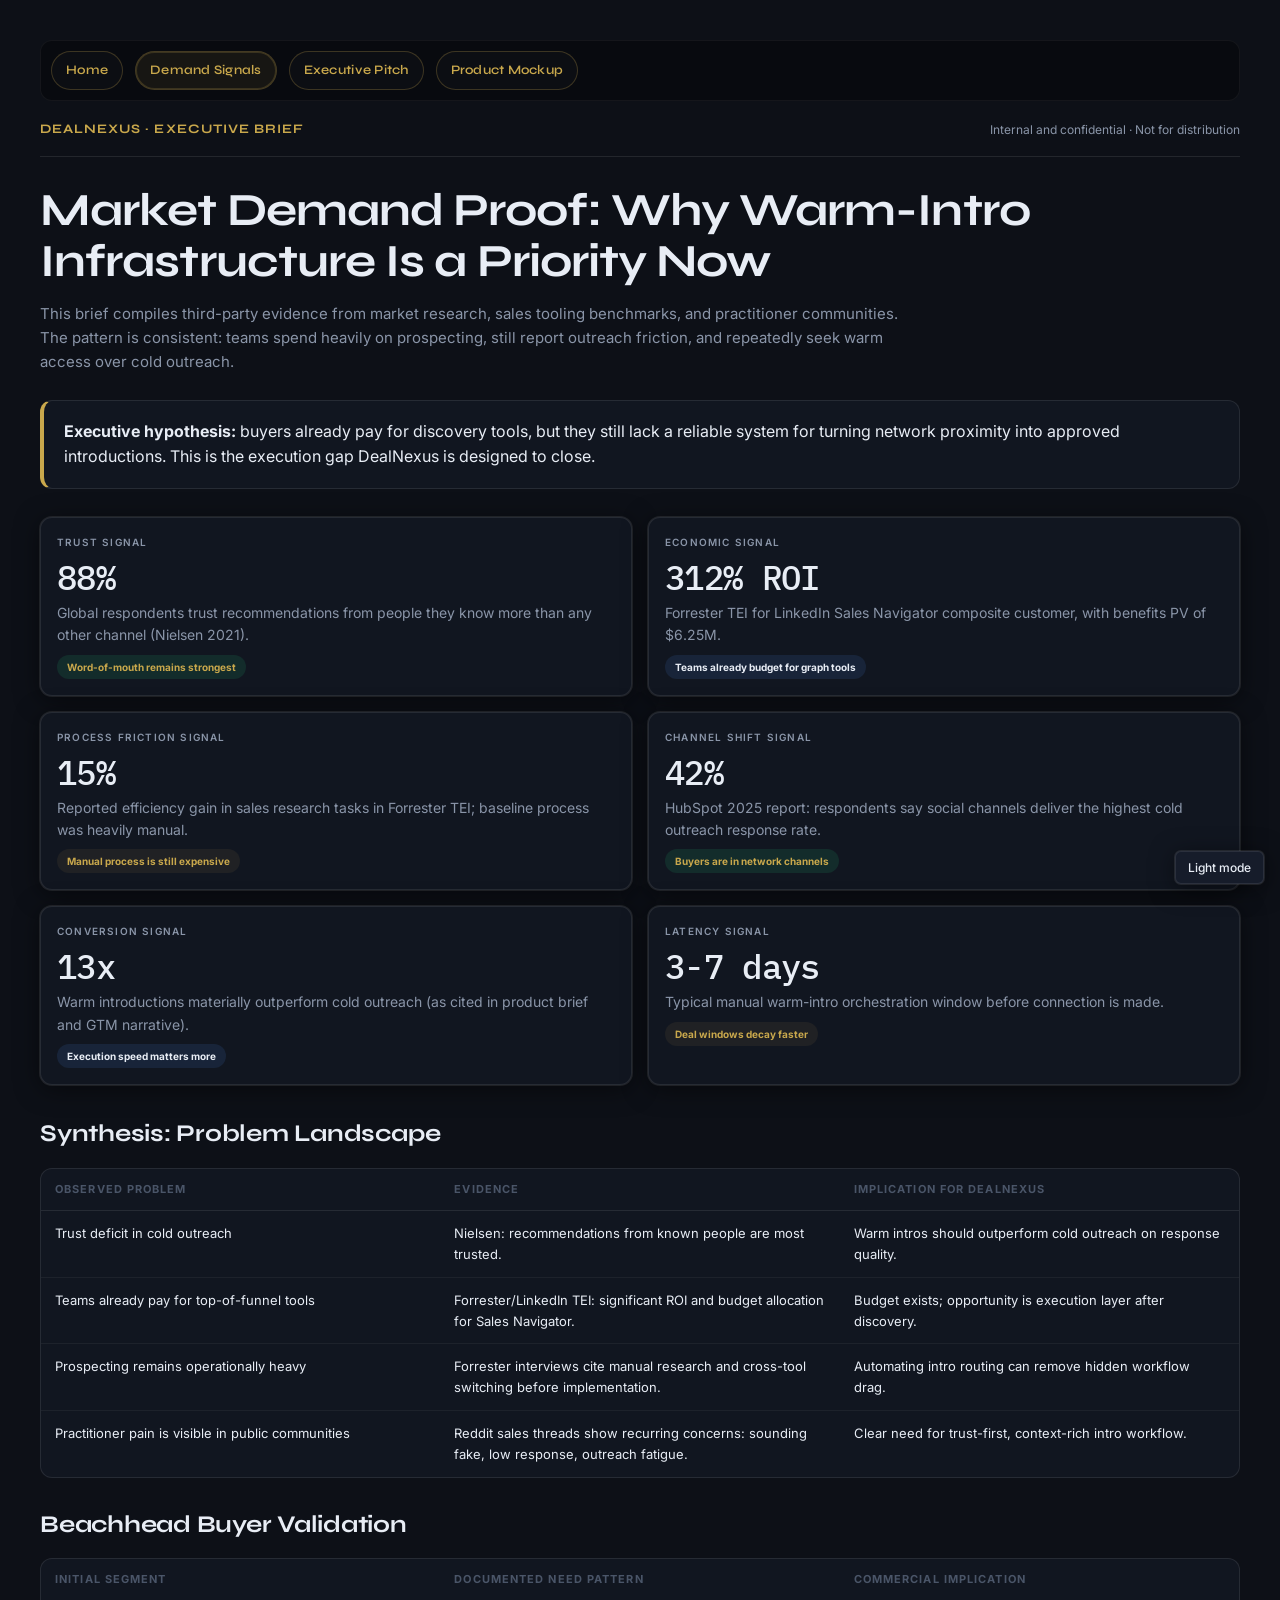
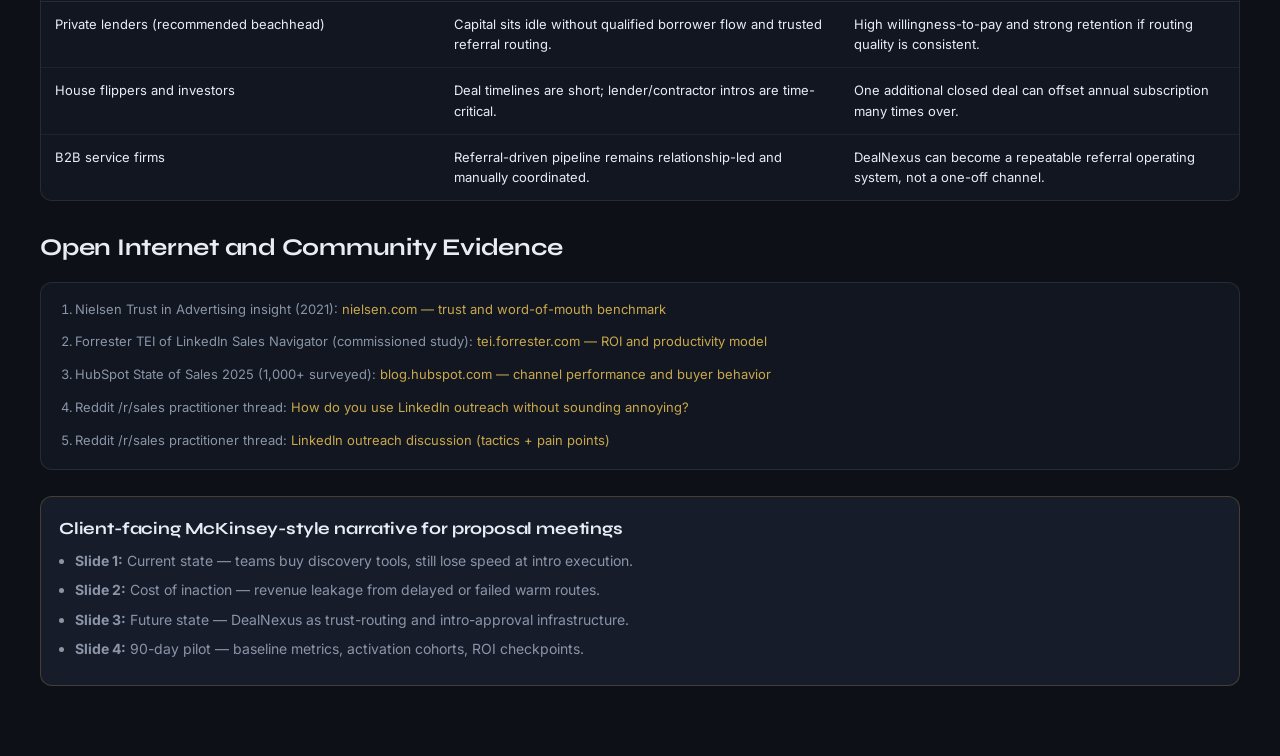
<file: production/demand-signals.html>
<!DOCTYPE html>
<html lang="en">
<head>
  <meta charset="UTF-8">
  <meta name="viewport" content="width=device-width, initial-scale=1.0">
  <meta name="robots" content="noindex, nofollow, noarchive, nosnippet, noimageindex">
  <meta name="googlebot" content="noindex, nofollow, noarchive, nosnippet, noimageindex">
  <title>DealNexus Demand Signals — Executive Brief</title>
  <link rel="preconnect" href="https://fonts.googleapis.com">
  <link href="https://fonts.googleapis.com/css2?family=Sora:wght@300;400;500;600;700;800&family=DM+Mono:wght@400;500&display=swap" rel="stylesheet">
  <link rel="stylesheet" href="assets/aurum-design-system.css">
  <style>
    * { box-sizing: border-box; margin: 0; padding: 0; }
    body{
      font-family:'Inter',sans-serif !important;
      background:var(--bg-base) !important;
      color:var(--ink-primary) !important;
      line-height:1.6;
      padding:40px 22px 70px;
    }
    .wrap{max-width:1200px;margin:0 auto;}
    .global-menu{
      display:flex;gap:12px;flex-wrap:wrap;margin:0 0 18px;
      padding:10px;border:1px solid var(--border-subtle);
      border-radius:12px;background:var(--bg-void);
    }
    .global-menu a{
      text-decoration:none;
      color:var(--gold);
      background:rgba(255,255,255,0.02);
      border:1px solid var(--gold-border);
      border-radius:999px;
      padding:8px 14px;
      font-family:'Syne',sans-serif;
      font-size:13px;
      font-weight:600;
      letter-spacing:0.02em;
      transition:all .2s;
    }
    .global-menu a:hover{
      border-color:rgba(201,168,76,0.45);
      background:var(--gold-surface);
    }
    .global-menu a.active{
      background:var(--gold-surface);
      box-shadow:inset 0 0 0 1px rgba(201,168,76,0.2);
    }
    .top{
      display:flex;justify-content:space-between;align-items:flex-end;gap:16px;
      padding-bottom:16px;border-bottom:1px solid var(--border-default);margin-bottom:28px;
    }
    .brand{
      font-family:'Syne',sans-serif !important;
      font-weight:700;letter-spacing:0.08em;font-size:13px;color:var(--gold);
      text-transform:uppercase;
    }
    .meta{font-size:12px;color:var(--ink-secondary) !important;}
    h1{
      font-family:'Syne',sans-serif !important;
      font-size:clamp(30px,4.2vw,46px);
      line-height:1.12;
      letter-spacing:-0.02em;
      margin-bottom:14px;
      color:var(--ink-primary) !important;
    }
    .lead{
      color:var(--ink-secondary) !important;max-width:880px;font-size:15px;margin-bottom:26px;
    }
    .callout{
      background:var(--bg-surface);
      border:1px solid var(--border-default);
      border-left:4px solid var(--gold);
      border-radius:12px;
      padding:18px 20px;margin-bottom:28px;
      color:var(--ink-primary);
    }
    .callout strong{color:var(--ink-primary);}
    .grid{display:grid;grid-template-columns:repeat(2,minmax(0,1fr));gap:16px;margin-bottom:30px;}
    .card{
      background:var(--bg-surface);
      border:1px solid var(--border-default);
      border-radius:12px;
      padding:16px;
      box-shadow:var(--shadow-panel);
    }
    .kicker{
      font-size:10px;text-transform:uppercase;letter-spacing:0.12em;
      color:var(--ink-secondary) !important;font-weight:600;margin-bottom:10px;
    }
    .stat{
      font-family:'IBM Plex Mono',monospace !important;
      font-size:34px;line-height:1;font-weight:500;letter-spacing:-0.02em;
      margin-bottom:8px;color:var(--ink-primary) !important;
    }
    .desc{font-size:14px;color:var(--ink-secondary) !important;}
    .pill{display:inline-block;font-size:10px;border-radius:999px;padding:4px 10px;margin-top:8px;font-weight:700;}
    .pill.teal{background:rgba(34,201,122,0.12);color:var(--gain);}
    .pill.purple{background:rgba(76,138,232,0.12);color:var(--data-1);}
    .pill.gold{background:var(--gold-surface);color:var(--gold);}
    h2{
      margin:16px 0 14px;
      font-family:'Syne',sans-serif !important;
      font-size:24px;
      color:var(--ink-primary) !important;
      letter-spacing:-0.01em;
    }
    .problem-table{
      width:100%;
      border-collapse:collapse;
      margin-bottom:28px;
      background:var(--bg-surface);
      border:1px solid var(--border-default);
      border-radius:12px;
      overflow:hidden;
      display:block;
    }
    .problem-table thead,.problem-table tbody,.problem-table tr{display:table;width:100%;table-layout:fixed;}
    .problem-table th,.problem-table td{
      text-align:left;padding:12px 14px;border-bottom:1px solid var(--border-subtle);
      vertical-align:top;font-size:13px;color:var(--ink-primary);
    }
    .problem-table th{
      font-size:11px;text-transform:uppercase;letter-spacing:0.1em;
      color:var(--ink-tertiary) !important;
      border-bottom:1px solid var(--border-default);
    }
    .problem-table tr:last-child td{border-bottom:none;}
    .source-list{
      background:var(--bg-surface);border:1px solid var(--border-default);border-radius:12px;padding:16px 16px 6px;
    }
    .source-list li{margin:0 0 12px 18px;color:var(--ink-secondary) !important;font-size:13px;}
    .source-list a{color:var(--gold);text-decoration:none;}
    .source-list a:hover{text-decoration:underline;color:var(--gold-bright);}
    .next{
      margin-top:26px;background:var(--bg-elevated);color:var(--ink-primary);
      border:1px solid var(--gold-border);border-radius:12px;padding:18px;
    }
    .next h3{color:var(--ink-primary) !important;font-size:17px;margin-bottom:8px;font-family:'Syne',sans-serif !important;}
    .next ul{margin-left:16px;}
    .next li{margin-bottom:7px;font-size:14px;color:var(--ink-secondary);}
    @media(max-width:900px){.grid{grid-template-columns:1fr;}}
  </style>
</head>
<body>
  <div class="wrap">
    <div class="global-menu">
      <a href="index.html">Home</a>
      <a href="demand-signals.html" class="active">Demand Signals</a>
      <a href="executive-pitch.html">Executive Pitch</a>
      <a href="mockups/dealnexus-product-mockup.html">Product Mockup</a>
    </div>
    <div class="top">
      <div class="brand">DealNexus · Executive Brief</div>
      <div class="meta">Internal and confidential · Not for distribution</div>
    </div>

    <h1>Market Demand Proof: Why Warm-Intro Infrastructure Is a Priority Now</h1>
    <p class="lead">
      This brief compiles third-party evidence from market research, sales tooling benchmarks, and practitioner communities.
      The pattern is consistent: teams spend heavily on prospecting, still report outreach friction, and repeatedly seek warm
      access over cold outreach.
    </p>

    <div class="callout">
      <strong>Executive hypothesis:</strong> buyers already pay for discovery tools, but they still lack a reliable system for turning
      network proximity into approved introductions. This is the execution gap DealNexus is designed to close.
    </div>

    <div class="grid">
      <div class="card">
        <div class="kicker">Trust signal</div>
        <div class="stat">88%</div>
        <div class="desc">Global respondents trust recommendations from people they know more than any other channel (Nielsen 2021).</div>
        <span class="pill teal">Word-of-mouth remains strongest</span>
      </div>
      <div class="card">
        <div class="kicker">Economic signal</div>
        <div class="stat">312% ROI</div>
        <div class="desc">Forrester TEI for LinkedIn Sales Navigator composite customer, with benefits PV of $6.25M.</div>
        <span class="pill purple">Teams already budget for graph tools</span>
      </div>
      <div class="card">
        <div class="kicker">Process friction signal</div>
        <div class="stat">15%</div>
        <div class="desc">Reported efficiency gain in sales research tasks in Forrester TEI; baseline process was heavily manual.</div>
        <span class="pill gold">Manual process is still expensive</span>
      </div>
      <div class="card">
        <div class="kicker">Channel shift signal</div>
        <div class="stat">42%</div>
        <div class="desc">HubSpot 2025 report: respondents say social channels deliver the highest cold outreach response rate.</div>
        <span class="pill teal">Buyers are in network channels</span>
      </div>
      <div class="card">
        <div class="kicker">Conversion signal</div>
        <div class="stat">13x</div>
        <div class="desc">Warm introductions materially outperform cold outreach (as cited in product brief and GTM narrative).</div>
        <span class="pill purple">Execution speed matters more</span>
      </div>
      <div class="card">
        <div class="kicker">Latency signal</div>
        <div class="stat">3-7 days</div>
        <div class="desc">Typical manual warm-intro orchestration window before connection is made.</div>
        <span class="pill gold">Deal windows decay faster</span>
      </div>
    </div>

    <h2>Synthesis: Problem Landscape</h2>
    <table class="problem-table">
      <thead>
        <tr>
          <th>Observed Problem</th>
          <th>Evidence</th>
          <th>Implication for DealNexus</th>
        </tr>
      </thead>
      <tbody>
        <tr>
          <td>Trust deficit in cold outreach</td>
          <td>Nielsen: recommendations from known people are most trusted.</td>
          <td>Warm intros should outperform cold outreach on response quality.</td>
        </tr>
        <tr>
          <td>Teams already pay for top-of-funnel tools</td>
          <td>Forrester/LinkedIn TEI: significant ROI and budget allocation for Sales Navigator.</td>
          <td>Budget exists; opportunity is execution layer after discovery.</td>
        </tr>
        <tr>
          <td>Prospecting remains operationally heavy</td>
          <td>Forrester interviews cite manual research and cross-tool switching before implementation.</td>
          <td>Automating intro routing can remove hidden workflow drag.</td>
        </tr>
        <tr>
          <td>Practitioner pain is visible in public communities</td>
          <td>Reddit sales threads show recurring concerns: sounding fake, low response, outreach fatigue.</td>
          <td>Clear need for trust-first, context-rich intro workflow.</td>
        </tr>
      </tbody>
    </table>

    <h2>Beachhead Buyer Validation</h2>
    <table class="problem-table">
      <thead>
        <tr>
          <th>Initial Segment</th>
          <th>Documented Need Pattern</th>
          <th>Commercial Implication</th>
        </tr>
      </thead>
      <tbody>
        <tr>
          <td>Private lenders (recommended beachhead)</td>
          <td>Capital sits idle without qualified borrower flow and trusted referral routing.</td>
          <td>High willingness-to-pay and strong retention if routing quality is consistent.</td>
        </tr>
        <tr>
          <td>House flippers and investors</td>
          <td>Deal timelines are short; lender/contractor intros are time-critical.</td>
          <td>One additional closed deal can offset annual subscription many times over.</td>
        </tr>
        <tr>
          <td>B2B service firms</td>
          <td>Referral-driven pipeline remains relationship-led and manually coordinated.</td>
          <td>DealNexus can become a repeatable referral operating system, not a one-off channel.</td>
        </tr>
      </tbody>
    </table>

    <h2>Open Internet and Community Evidence</h2>
    <div class="source-list">
      <ol>
        <li>Nielsen Trust in Advertising insight (2021): <a href="https://www.nielsen.com/insights/2021/beyond-martech-building-trust-with-consumers-and-engaging-where-sentiment-is-high/" target="_blank" rel="noopener noreferrer">nielsen.com — trust and word-of-mouth benchmark</a></li>
        <li>Forrester TEI of LinkedIn Sales Navigator (commissioned study): <a href="https://tei.forrester.com/go/LinkedIn/SalesNavigator" target="_blank" rel="noopener noreferrer">tei.forrester.com — ROI and productivity model</a></li>
        <li>HubSpot State of Sales 2025 (1,000+ surveyed): <a href="https://blog.hubspot.com/sales/salespeople-looking-for-new-job-infographic" target="_blank" rel="noopener noreferrer">blog.hubspot.com — channel performance and buyer behavior</a></li>
        <li>Reddit /r/sales practitioner thread: <a href="https://old.reddit.com/r/sales/comments/14q27tf/how_do_you_use_linkedin_to_do_outreach_without/" target="_blank" rel="noopener noreferrer">How do you use LinkedIn outreach without sounding annoying?</a></li>
        <li>Reddit /r/sales practitioner thread: <a href="https://old.reddit.com/r/sales/comments/118w6ib/linkedin_outreach/" target="_blank" rel="noopener noreferrer">LinkedIn outreach discussion (tactics + pain points)</a></li>
      </ol>
    </div>

    <div class="next">
      <h3>Client-facing McKinsey-style narrative for proposal meetings</h3>
      <ul>
        <li><strong>Slide 1:</strong> Current state — teams buy discovery tools, still lose speed at intro execution.</li>
        <li><strong>Slide 2:</strong> Cost of inaction — revenue leakage from delayed or failed warm routes.</li>
        <li><strong>Slide 3:</strong> Future state — DealNexus as trust-routing and intro-approval infrastructure.</li>
        <li><strong>Slide 4:</strong> 90-day pilot — baseline metrics, activation cohorts, ROI checkpoints.</li>
      </ul>
    </div>
  </div>
  <script src="assets/theme-toggle.js"></script>
</body>
</html>
</file>
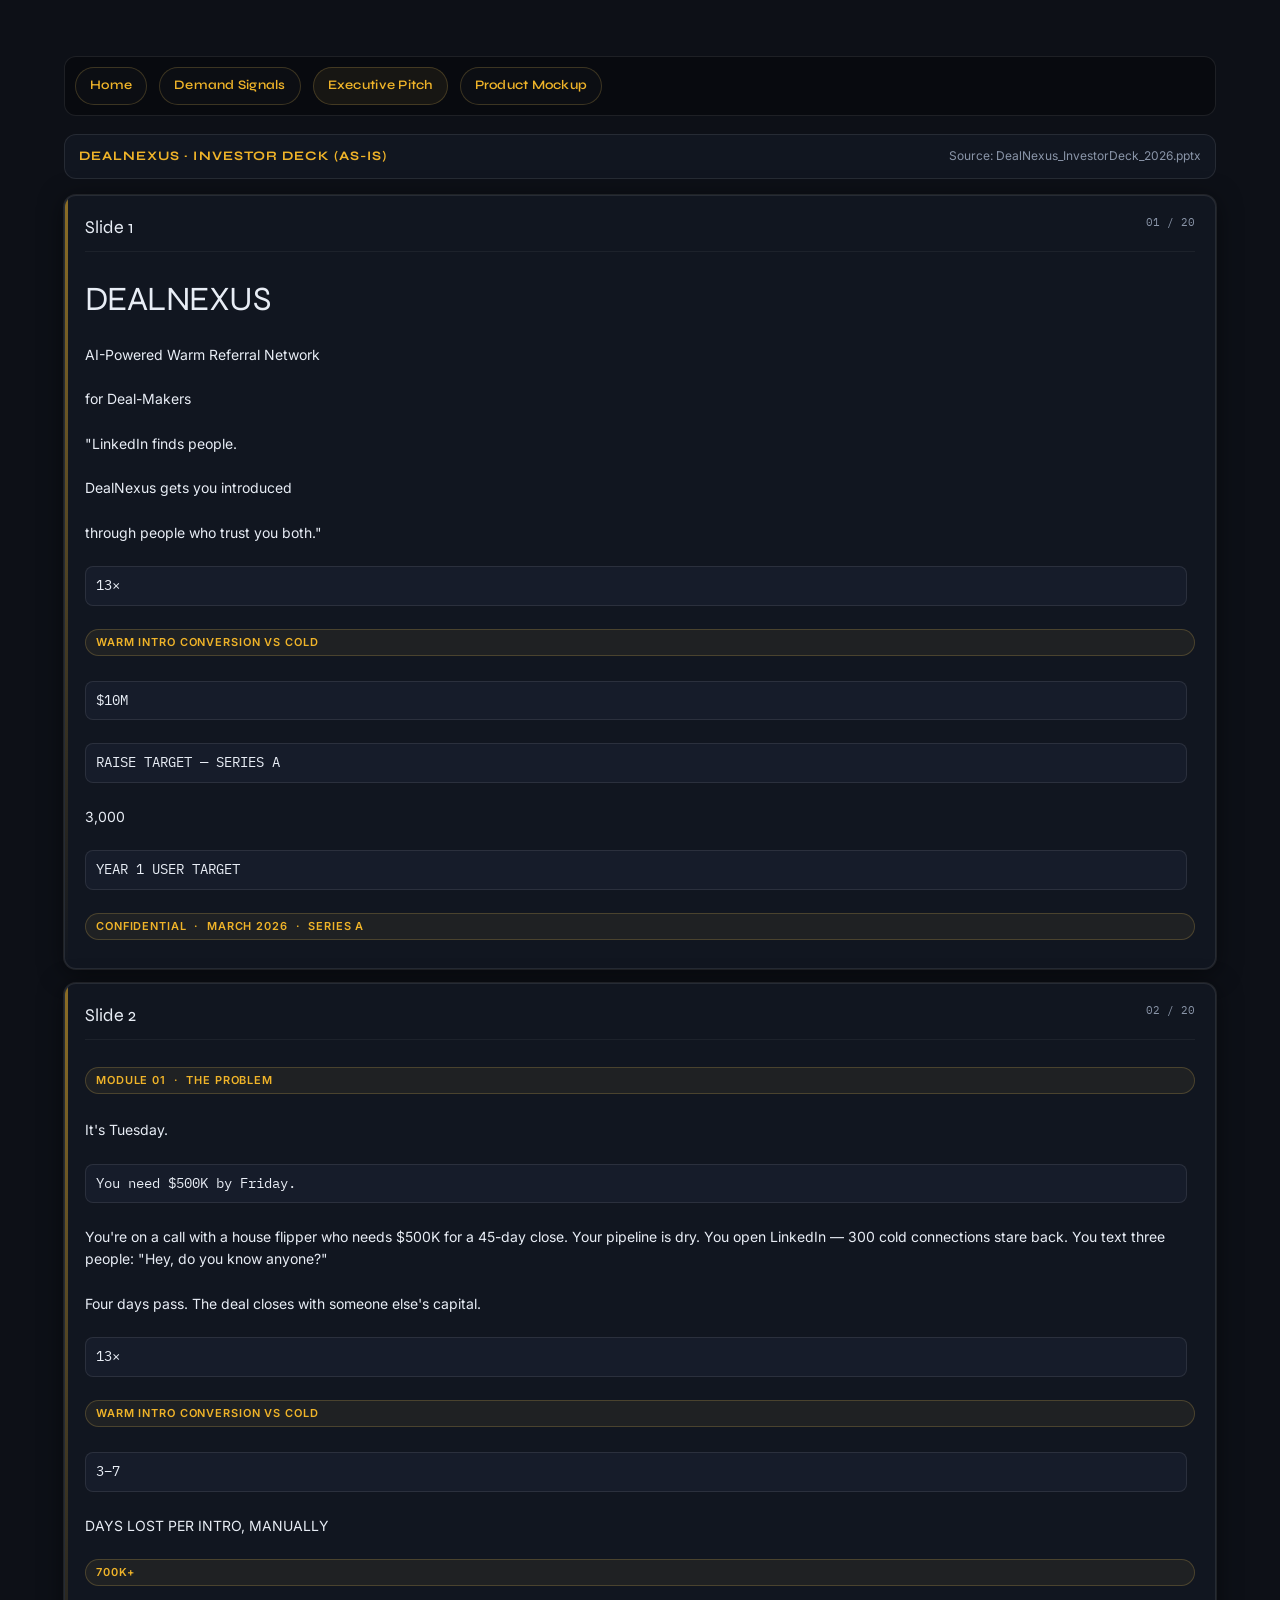
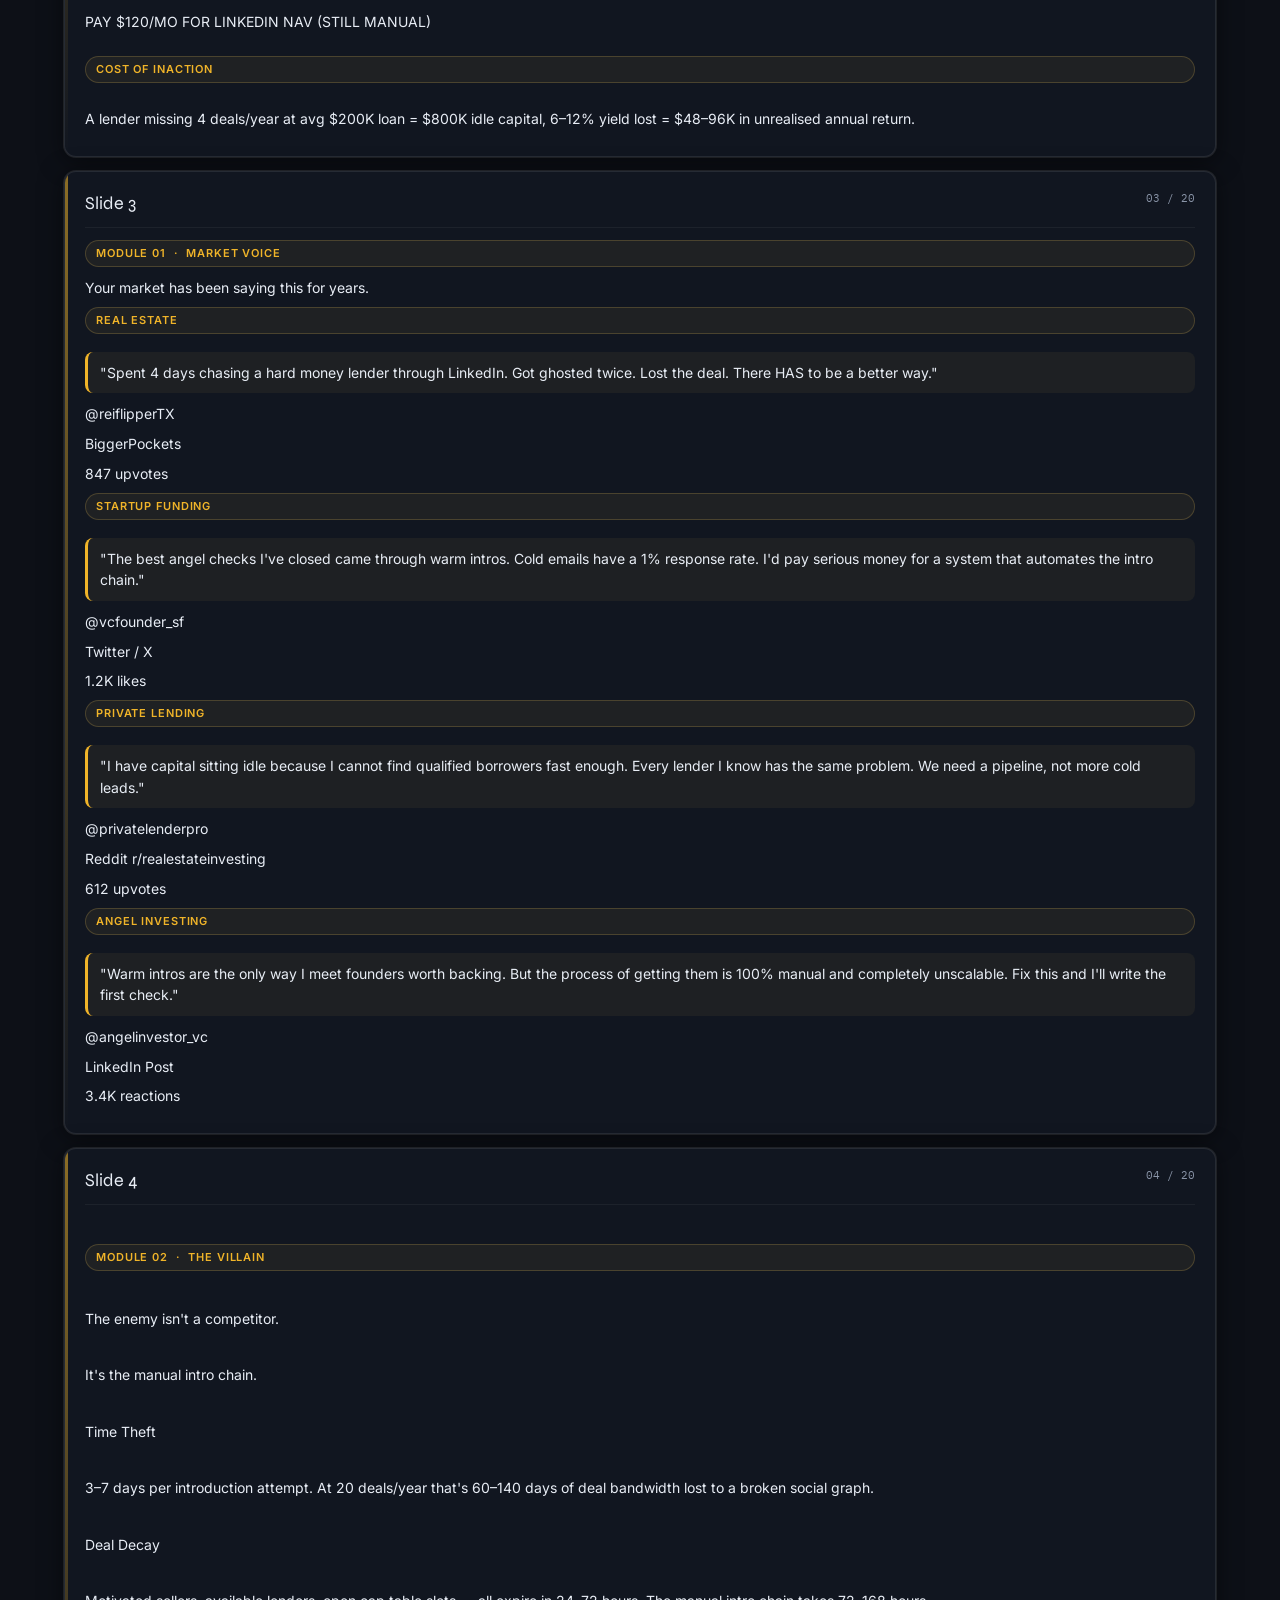
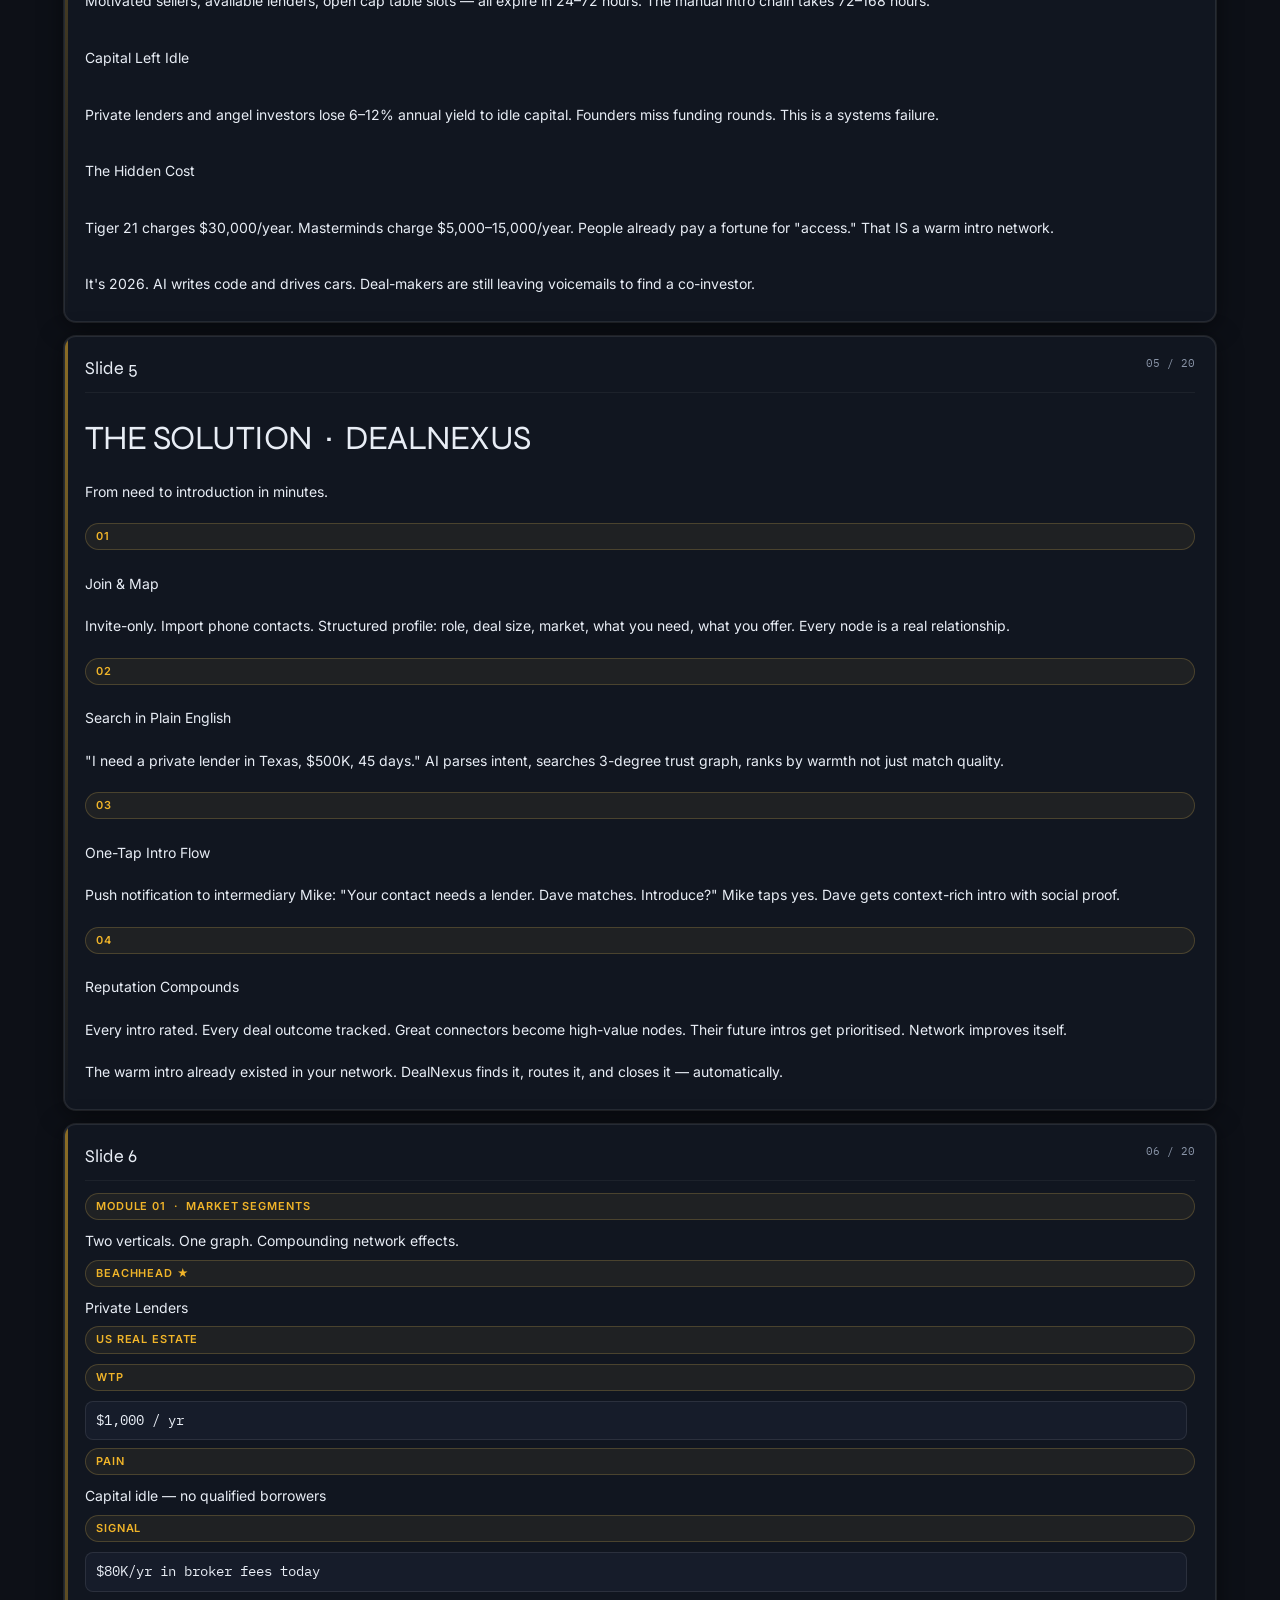
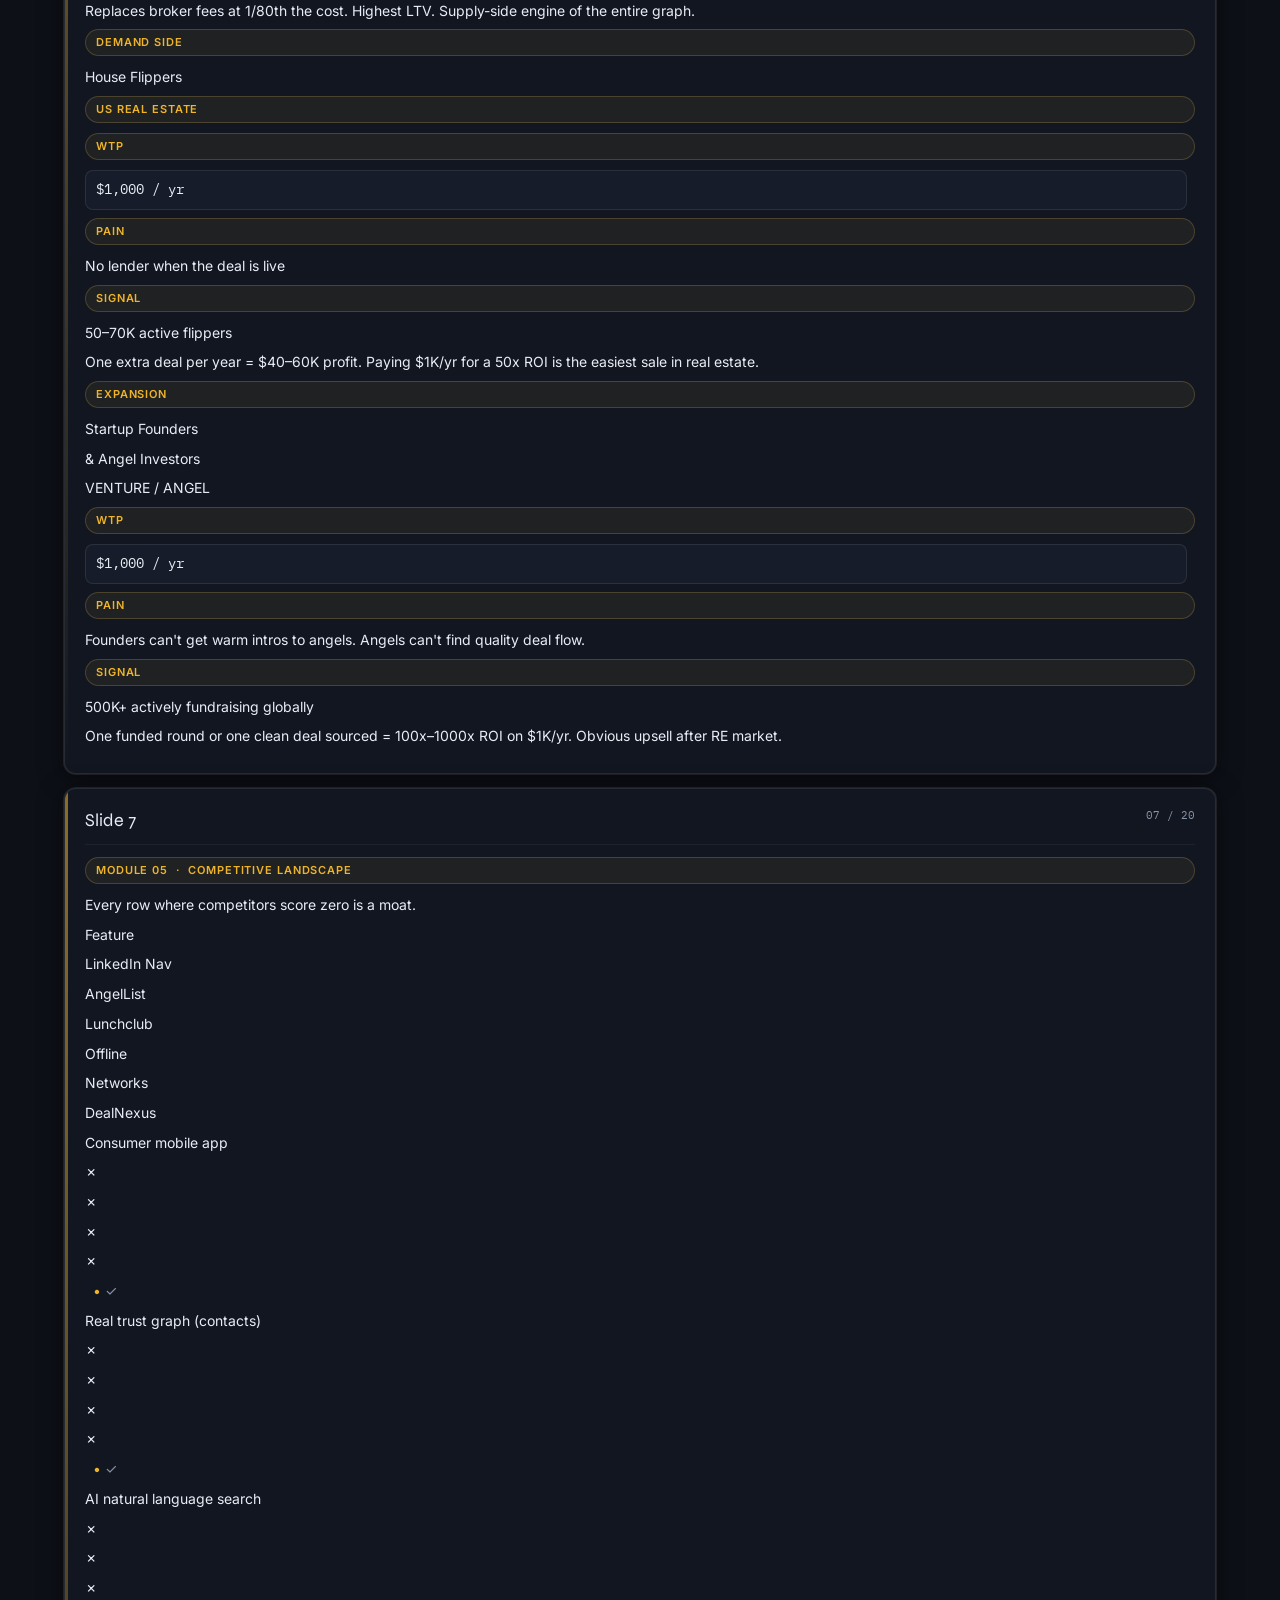
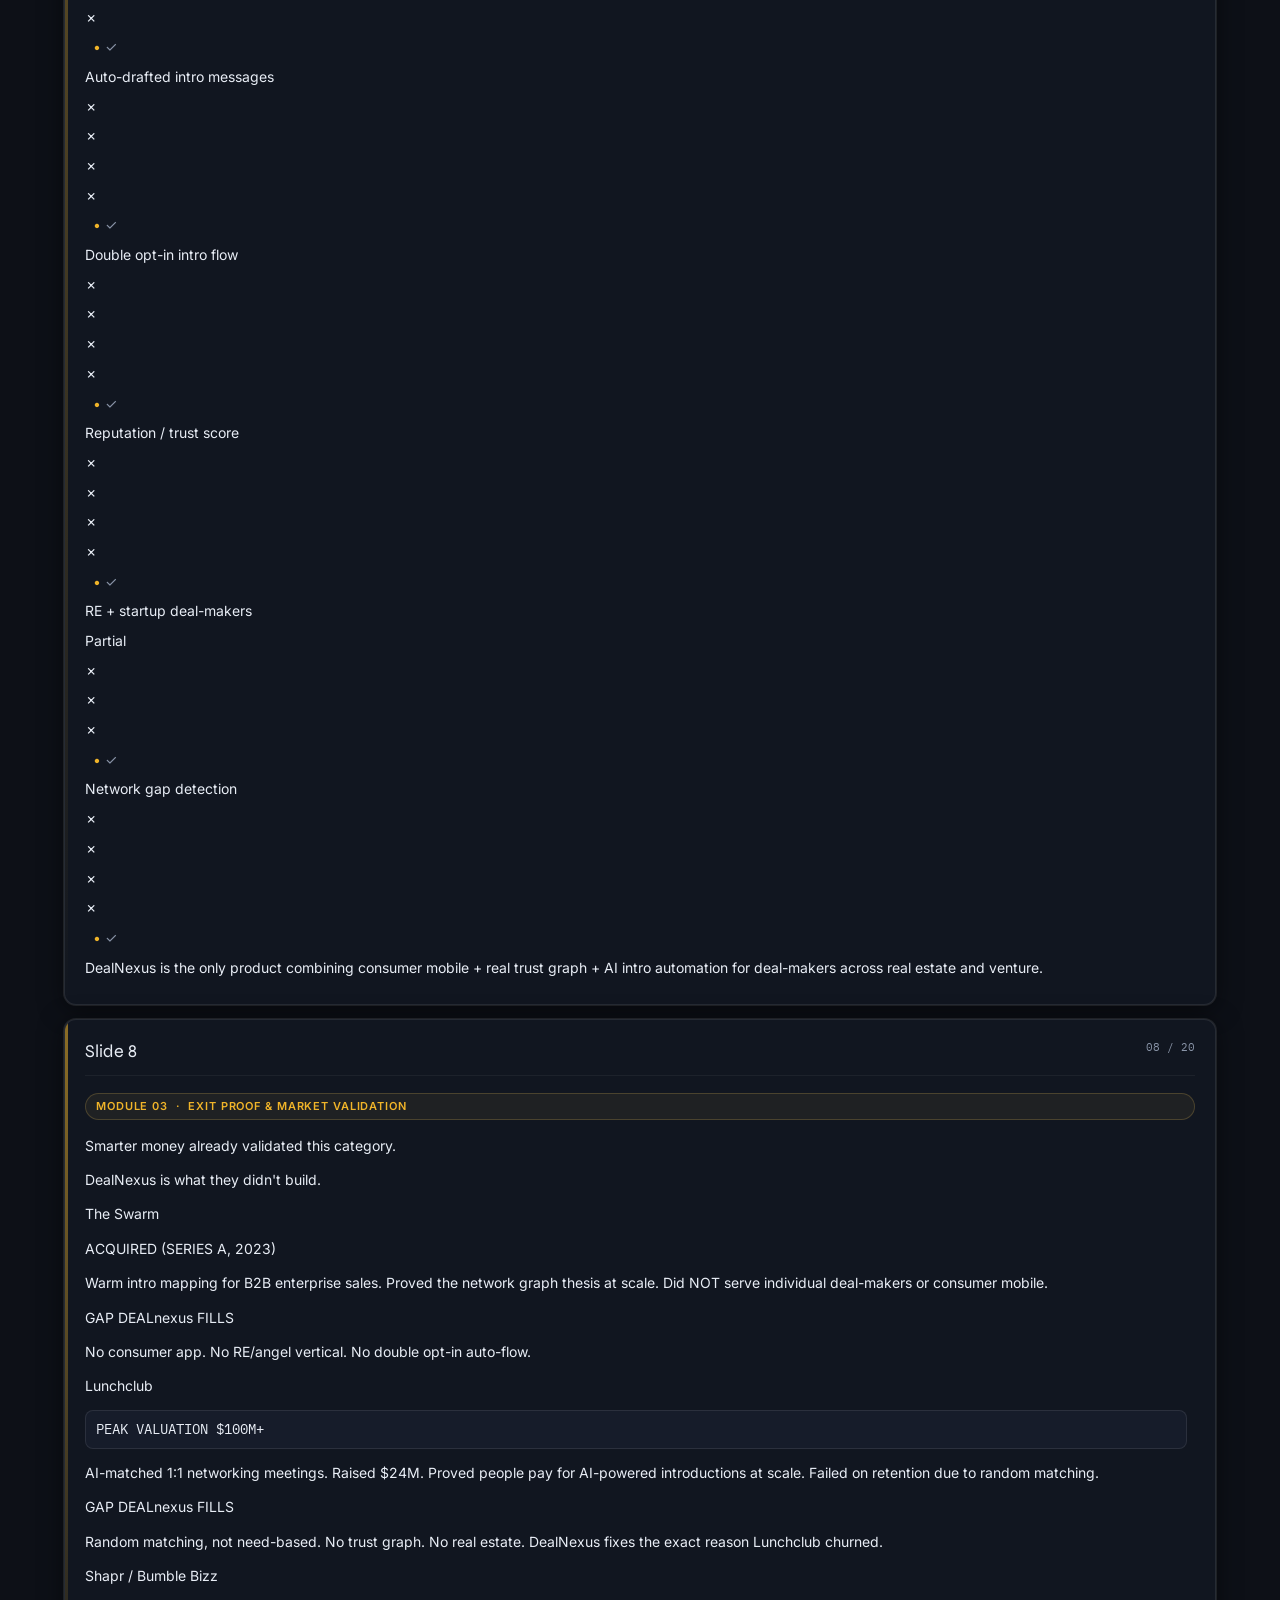
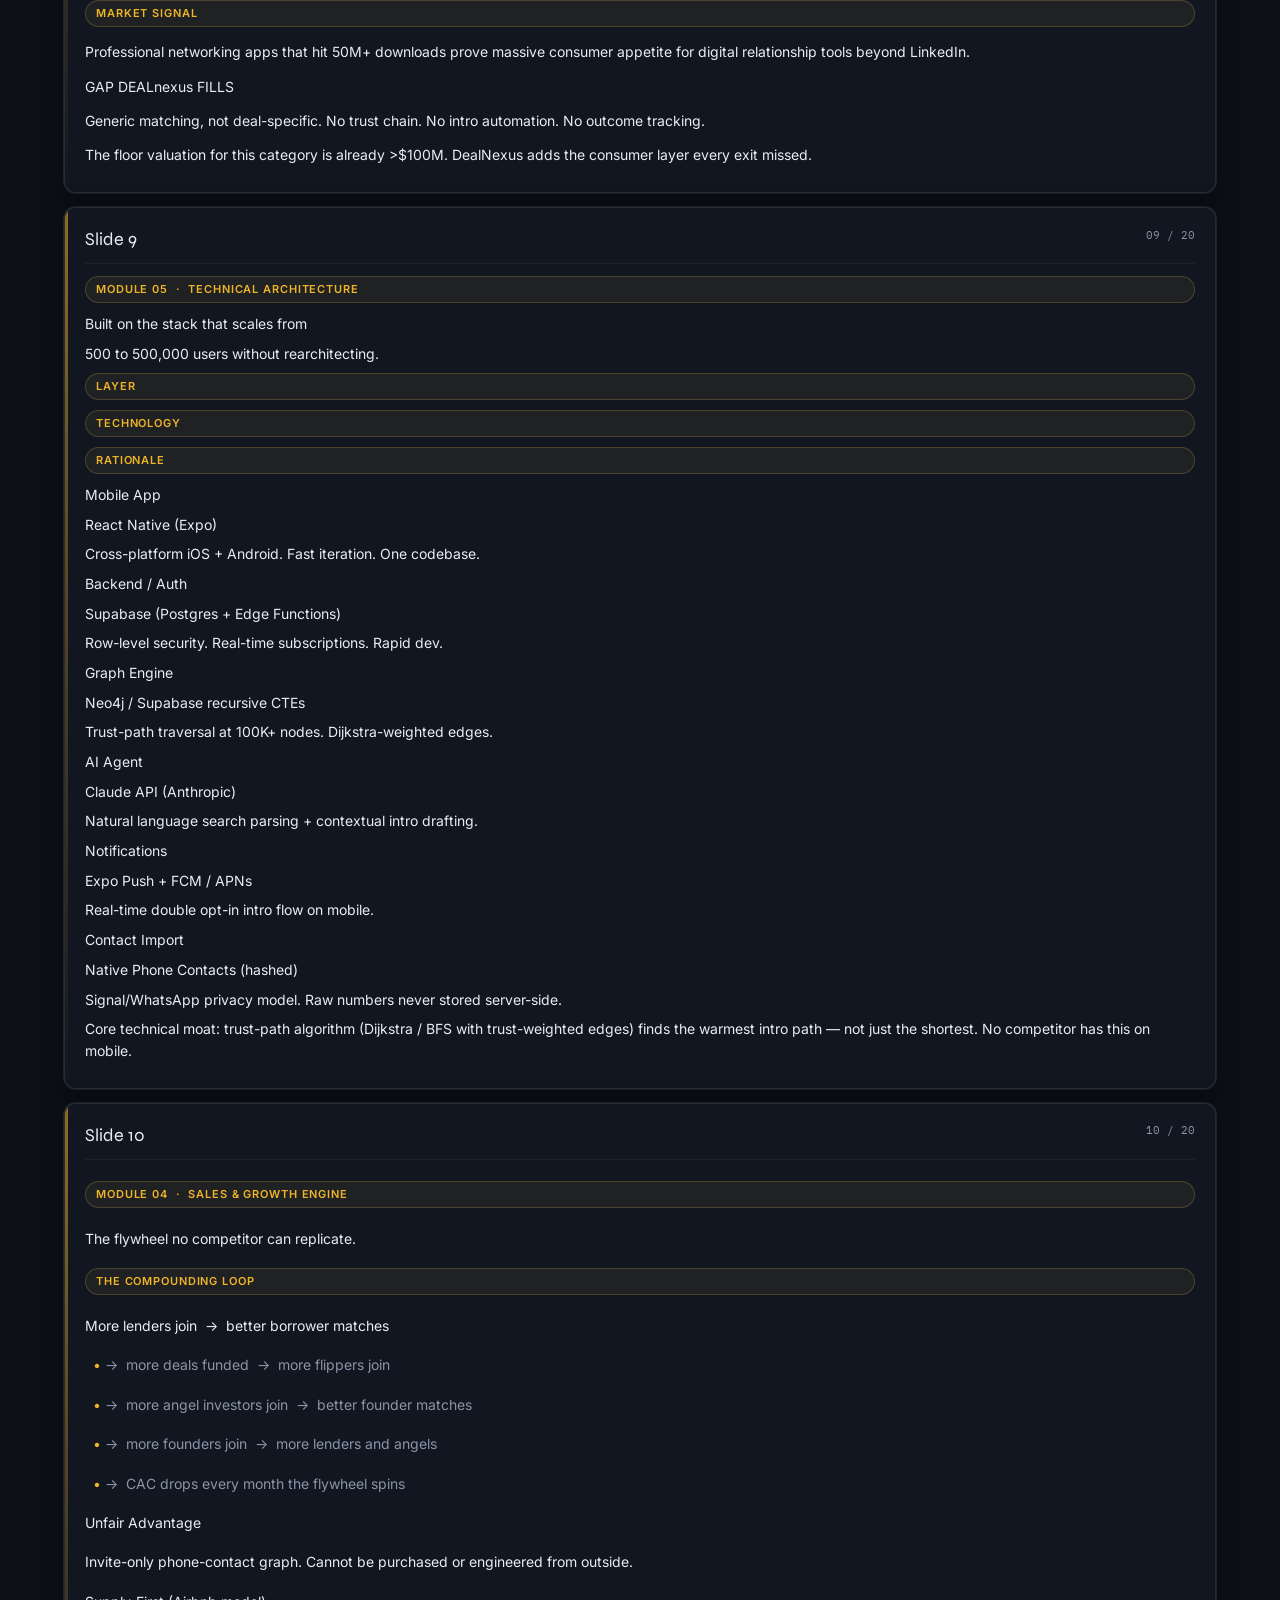
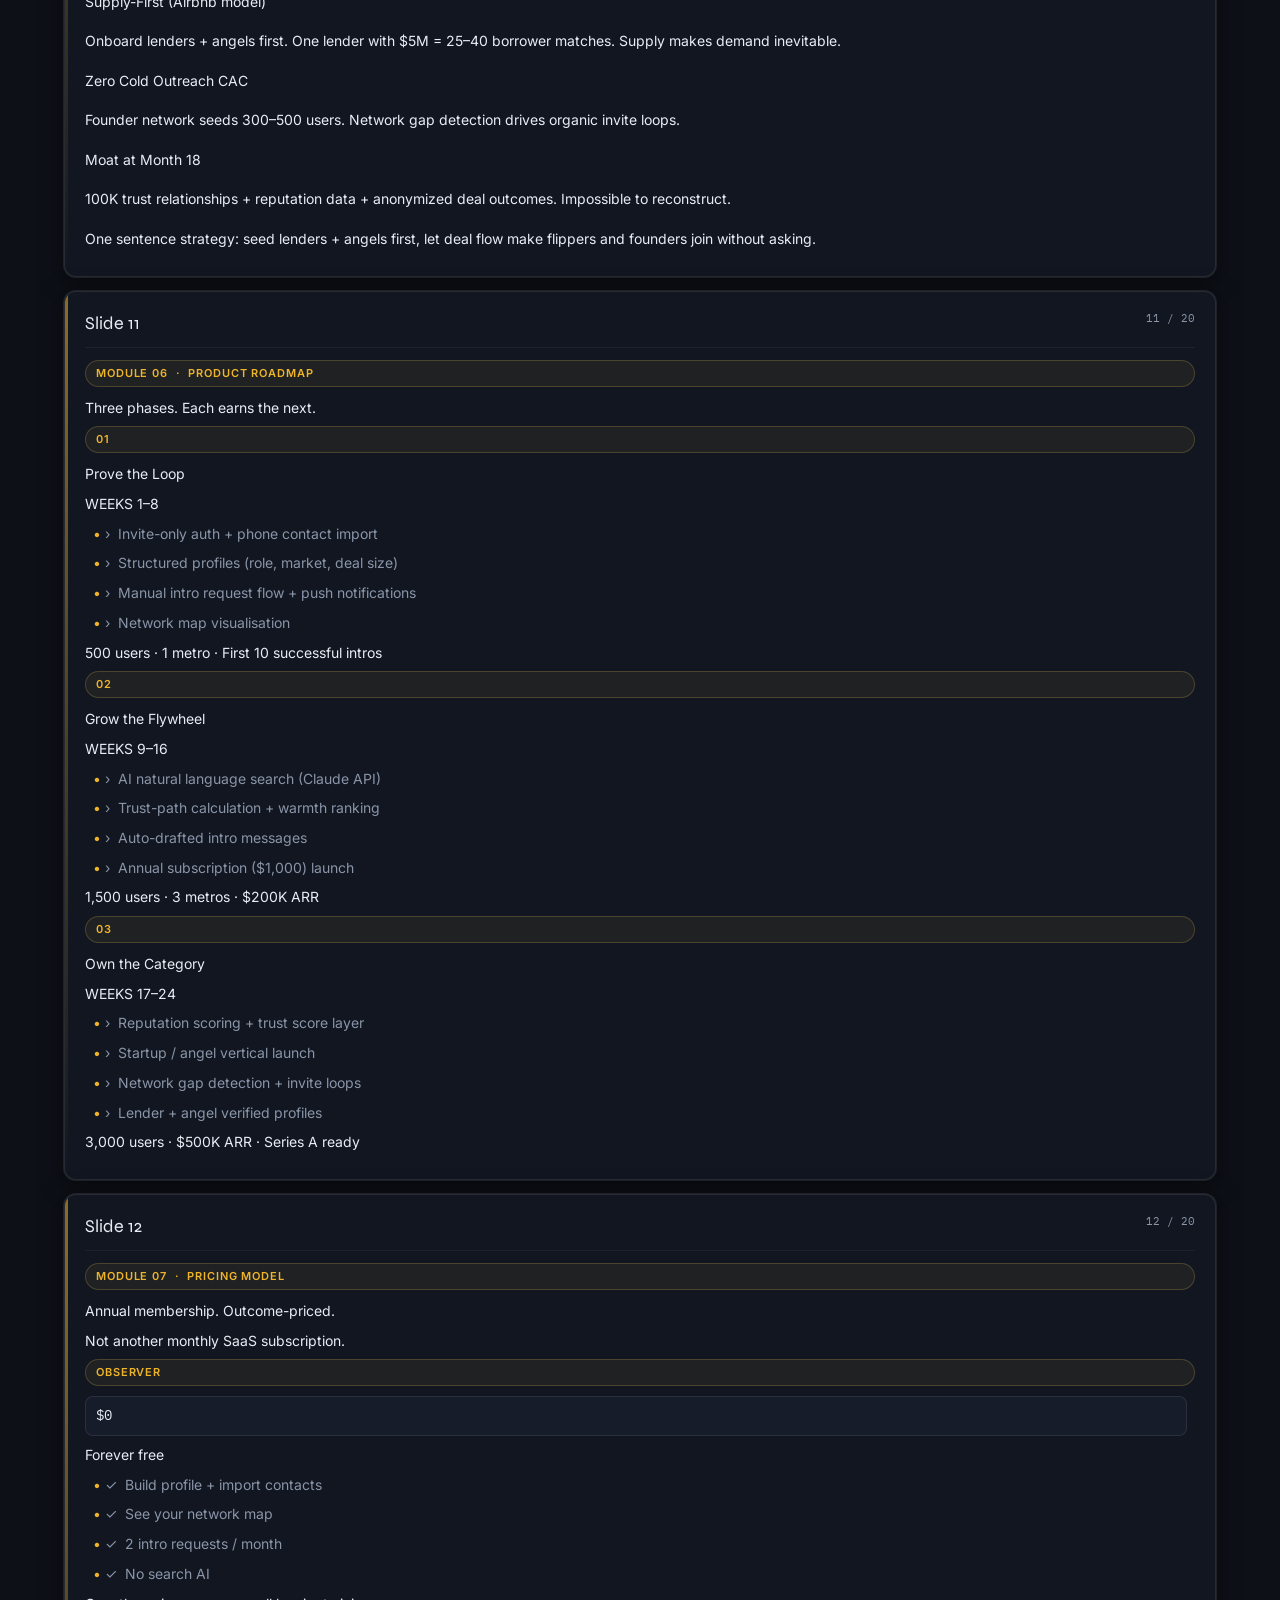
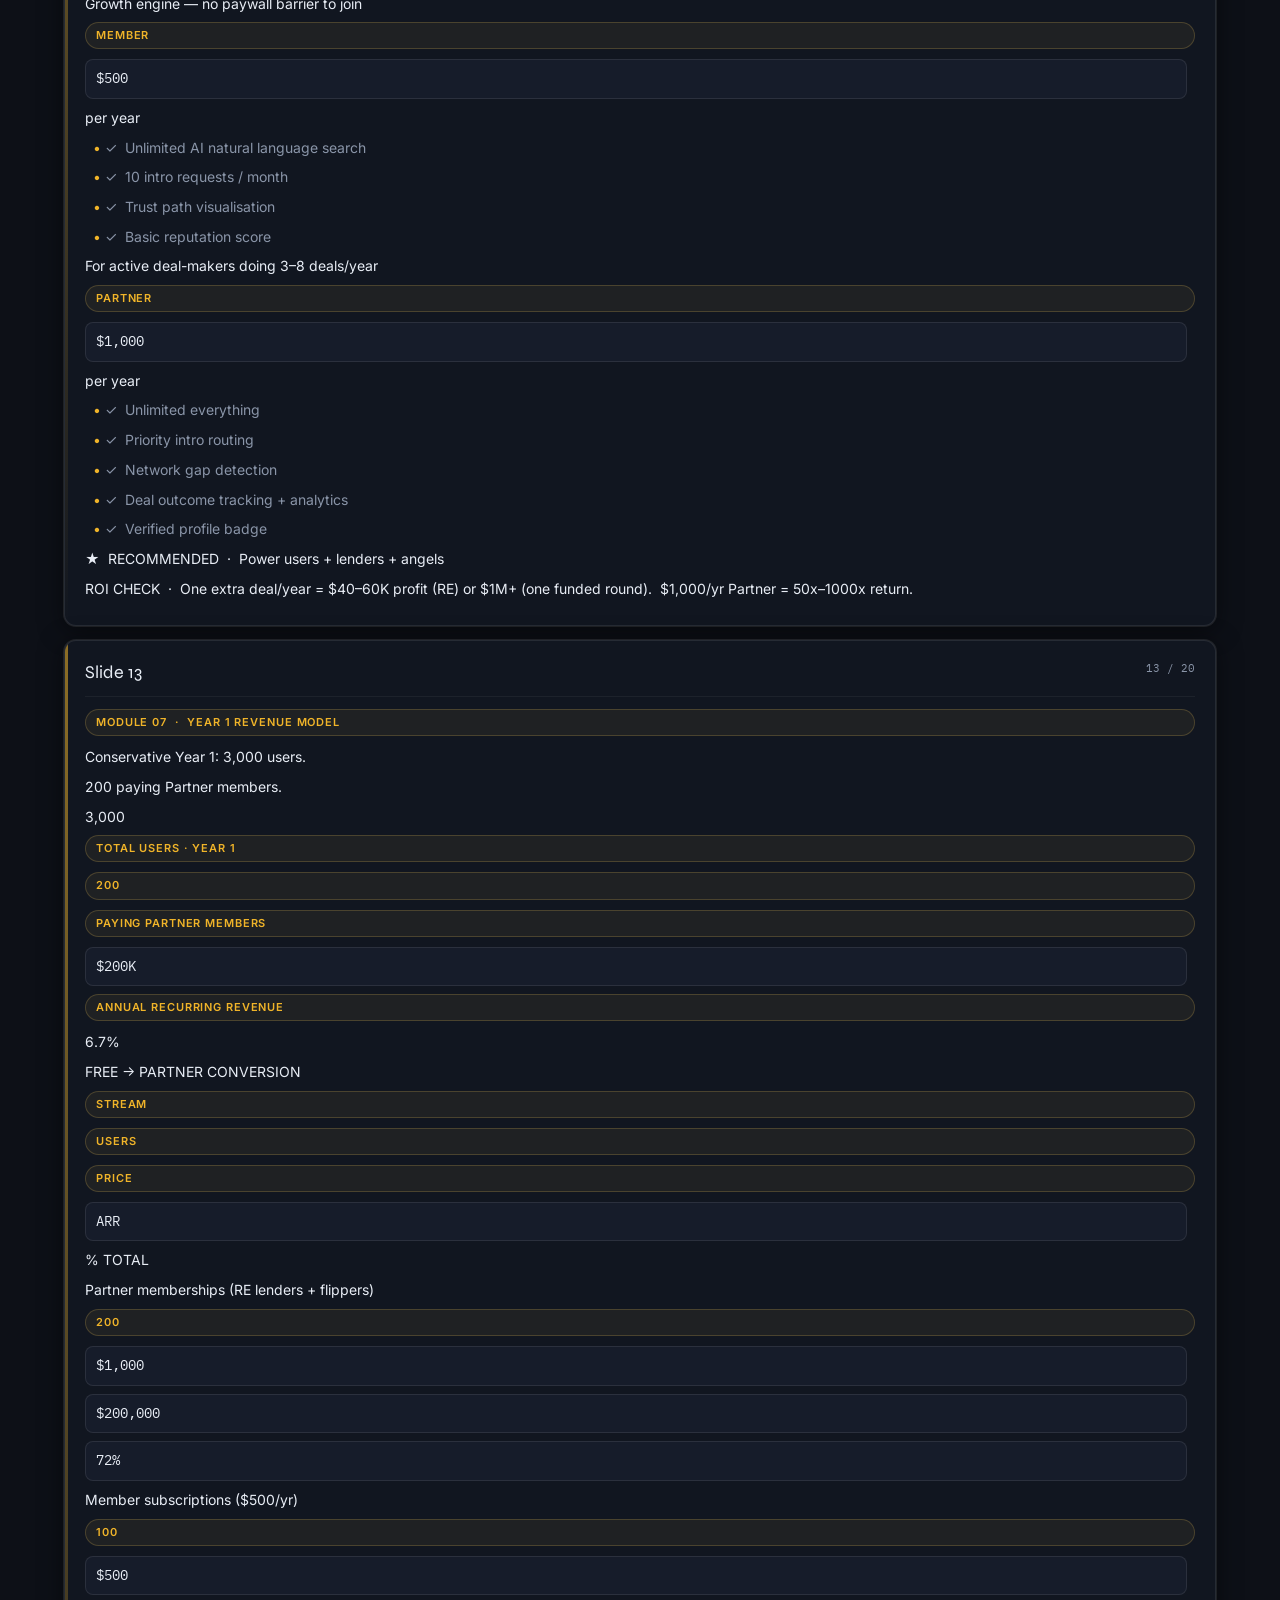
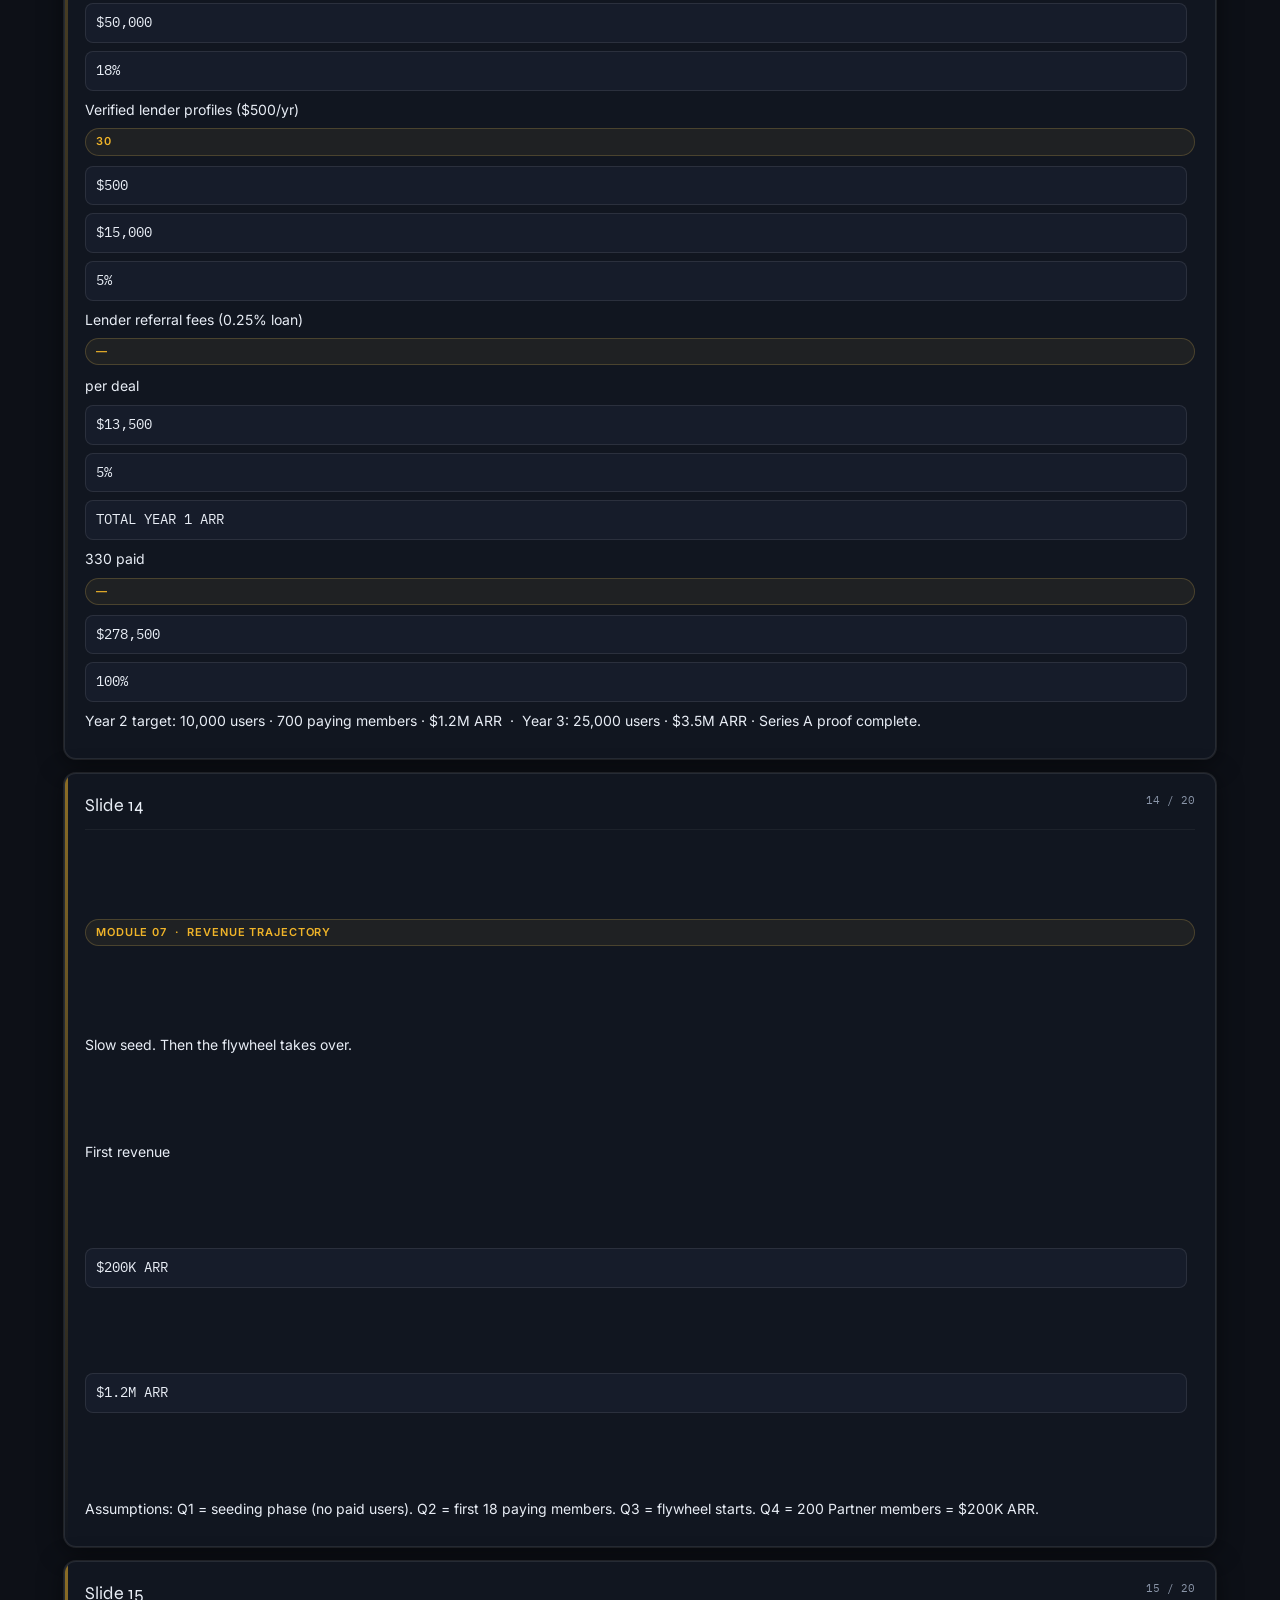
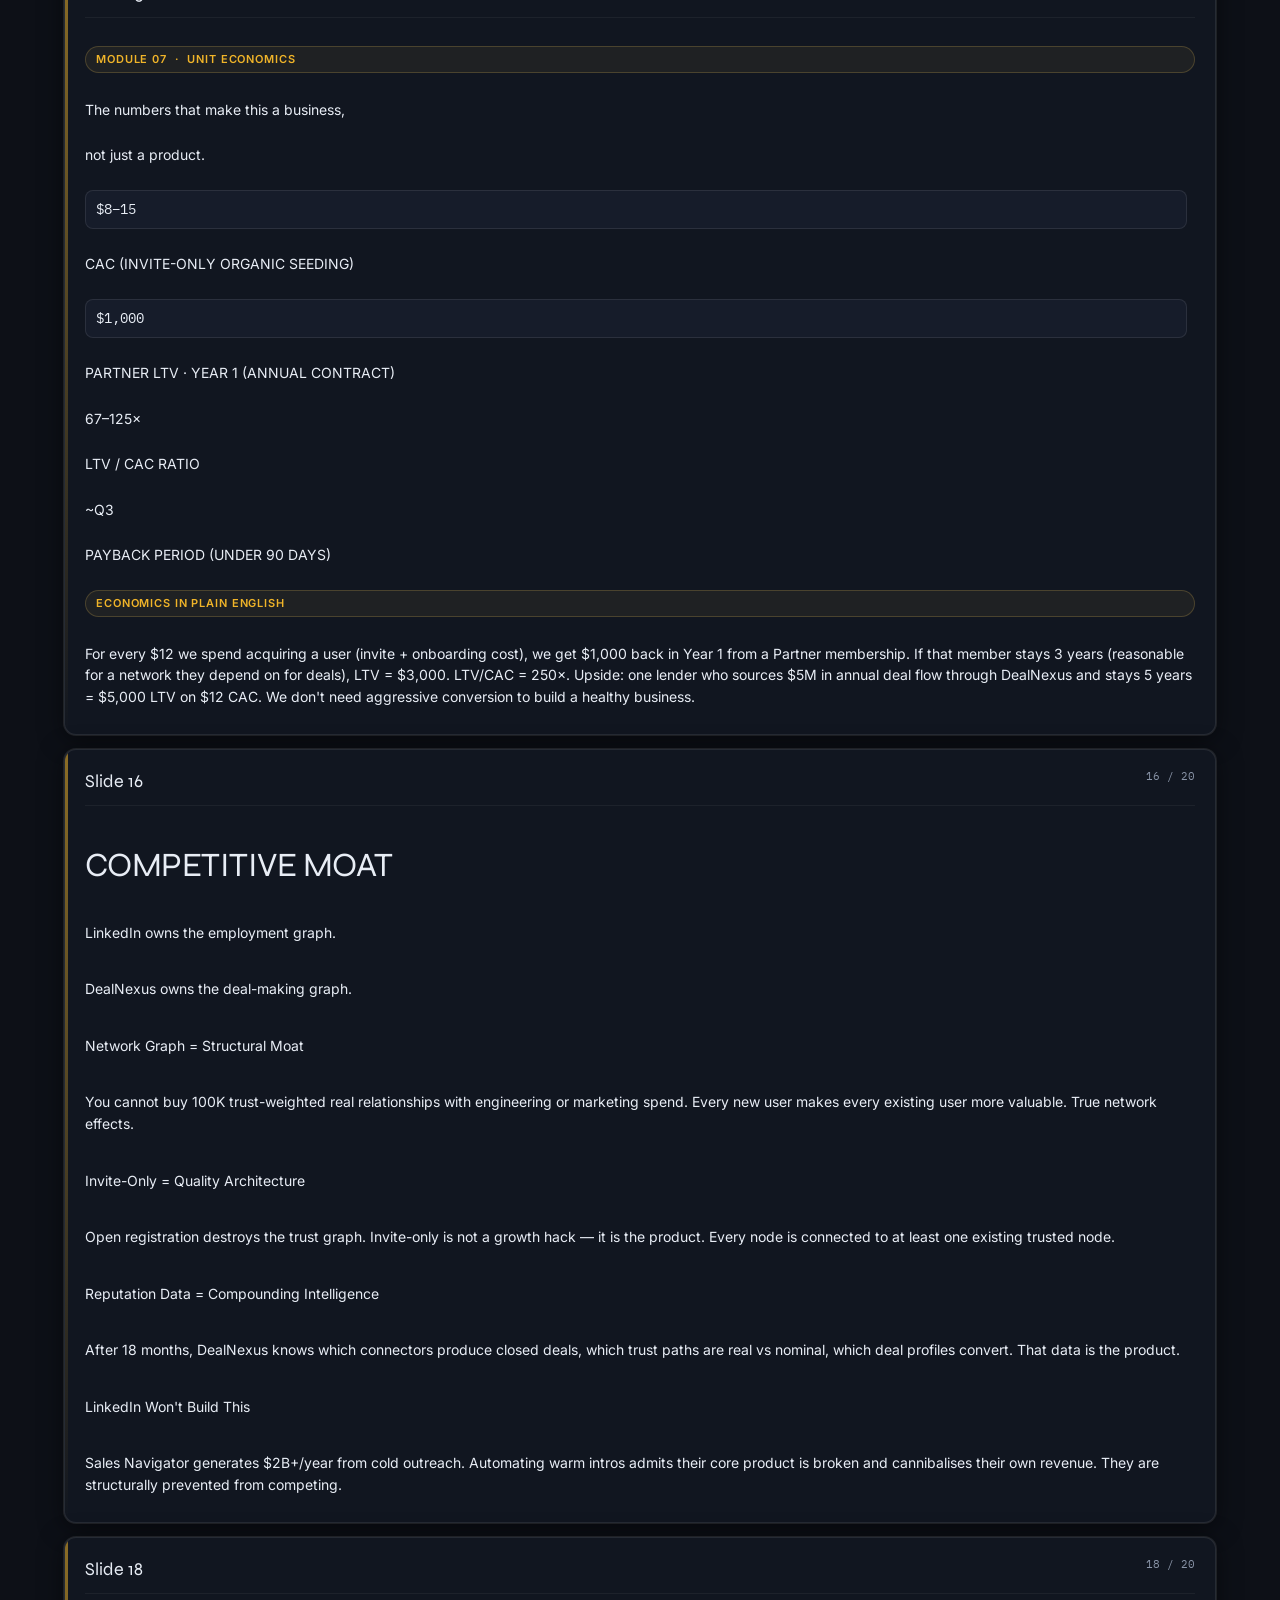
<file: production/executive-pitch.html>
<!DOCTYPE html>
<html lang="en">
<head>
  <meta charset="UTF-8">
  <meta name="viewport" content="width=device-width, initial-scale=1.0">
  <meta name="robots" content="noindex, nofollow, noarchive, nosnippet, noimageindex">
  <meta name="googlebot" content="noindex, nofollow, noarchive, nosnippet, noimageindex">
  <title>DealNexus Executive Pitch</title>
  <link rel="preconnect" href="https://fonts.googleapis.com">
  <link href="https://fonts.googleapis.com/css2?family=Sora:wght@300;400;500;600;700;800&family=DM+Mono:wght@400;500&display=swap" rel="stylesheet">
  <link rel="stylesheet" href="assets/aurum-design-system.css">
  <style>
    *{margin:0;padding:0;box-sizing:border-box}
    :root{
      --navy:#071021;
      --navy2:#101b2e;
      --teal:#00c9b1;
      --gold:#f0b429;
      --purple:#8b5cf6;
      --white:#f4f6fa;
      --muted:rgba(244,246,250,0.72);
      --border:rgba(255,255,255,0.1);
      --sans:'Sora',sans-serif;
      --mono:'DM Mono',monospace;
    }
    [data-theme="light"]{
      --navy:#F5F7FA;
      --navy2:#EEF2F7;
      --teal:#0D9488;
      --gold:#A07E2D;
      --purple:#6D28D9;
      --white:#111827;
      --muted:rgba(17,24,39,0.72);
      --border:rgba(17,24,39,0.14);
    }
    body{
      background:radial-gradient(ellipse at 20% 0%, rgba(0,201,177,0.08), transparent 50%), var(--navy);
      color:var(--white);
      font-family:var(--sans);
      line-height:1.5;
      overflow-x:hidden;
    }
    [data-theme="light"] body{
      background:
        radial-gradient(ellipse at 20% 0%, rgba(13,148,136,0.08), transparent 50%),
        var(--navy);
    }
    .wrap{max-width:1200px;margin:0 auto;padding:28px 24px 60px}
    .global-menu{
      display:flex;gap:12px;flex-wrap:wrap;margin:0 0 16px;
      padding:10px;border:1px solid var(--border);border-radius:12px;
      background:rgba(3,8,16,0.75);
    }
    .global-menu a{
      text-decoration:none;
      color:var(--gold);
      background:rgba(255,255,255,0.02);
      border:1px solid rgba(201,168,76,0.35);
      border-radius:999px;
      padding:8px 14px;
      font-family:'Syne',sans-serif;
      font-size:13px;
      font-weight:600;
      letter-spacing:0.02em;
      transition:all .2s;
    }
    .global-menu a:hover{border-color:rgba(201,168,76,0.5);background:rgba(201,168,76,0.1);}
    .global-menu a.active{background:rgba(201,168,76,0.12);}
    .top{
      display:flex;justify-content:space-between;align-items:center;gap:10px;
      border-bottom:1px solid var(--border);padding-bottom:14px;margin-bottom:20px;
    }
    .brand{font-size:12px;letter-spacing:2px;text-transform:uppercase;font-weight:800;color:var(--teal)}
    .conf{font-size:11px;color:var(--muted)}
    .nav{
      display:flex;gap:8px;flex-wrap:wrap;margin-bottom:18px;
      position:sticky;top:0;background:rgba(7,16,33,0.9);backdrop-filter:blur(8px);padding:10px 0;z-index:20;
    }
    [data-theme="light"] .nav{background:rgba(255,255,255,0.88);}
    .nav a{
      font-size:11px;color:var(--muted);text-decoration:none;padding:7px 10px;
      border:1px solid var(--border);border-radius:999px;transition:.2s;
    }
    .nav a:hover{color:var(--white);border-color:rgba(0,201,177,0.4)}
    .slide{
      min-height:86vh;
      border:1px solid var(--border);
      border-radius:18px;
      background:linear-gradient(155deg, rgba(16,27,46,0.96), rgba(10,17,30,0.98));
      padding:34px;
      margin:0 0 18px 0;
      display:flex;
      flex-direction:column;
      justify-content:space-between;
      box-shadow:0 24px 60px rgba(0,0,0,0.4);
    }
    [data-theme="light"] .slide{
      background:linear-gradient(155deg, #ffffff, #f7f9fc);
      box-shadow:0 12px 30px rgba(0,0,0,0.10);
    }
    .kicker{font-size:11px;letter-spacing:1.6px;text-transform:uppercase;color:var(--teal);font-weight:700;margin-bottom:8px}
    .slide-no{font-size:10px;color:rgba(244,246,250,0.46);font-family:var(--mono);margin-bottom:10px}
    h1,h2{line-height:1.08;letter-spacing:-0.8px;margin-bottom:14px}
    h1{font-size:clamp(34px,5vw,62px);max-width:900px}
    h2{font-size:clamp(30px,4vw,52px)}
    .sub{font-size:17px;color:var(--muted);max-width:860px}
    .grid2{display:grid;grid-template-columns:1fr 1fr;gap:14px;margin-top:24px}
    .grid3{display:grid;grid-template-columns:repeat(3,1fr);gap:12px;margin-top:18px}
    .card{
      background:rgba(255,255,255,0.03);border:1px solid var(--border);border-radius:12px;padding:14px;
    }
    .card h3{font-size:14px;margin-bottom:6px}
    .card p{font-size:13px;color:var(--muted)}
    .stat{font-family:var(--mono);font-size:34px;font-weight:700}
    .accent-teal{color:var(--teal)}
    .accent-gold{color:var(--gold)}
    .accent-purple{color:var(--purple)}
    .table{
      margin-top:16px;border:1px solid var(--border);border-radius:12px;overflow:hidden;
    }
    .row{
      display:grid;grid-template-columns:1.2fr 1fr 1fr;
      border-bottom:1px solid var(--border);
    }
    .row:last-child{border-bottom:none}
    .row > div{padding:12px;font-size:12px}
    .head{background:rgba(255,255,255,0.04);font-weight:700;color:var(--muted)}
    .timeline{
      display:grid;grid-template-columns:repeat(4,1fr);gap:10px;margin-top:18px;
    }
    .step{
      border:1px solid var(--border);border-radius:12px;padding:12px;background:rgba(0,201,177,0.06);
    }
    .step .n{font-family:var(--mono);font-size:18px;color:var(--teal);margin-bottom:4px}
    .step .t{font-size:12px;font-weight:700;margin-bottom:3px}
    .step .d{font-size:11px;color:var(--muted)}
    .foot{font-size:11px;color:var(--muted);margin-top:20px}
    @media(max-width:900px){
      .slide{padding:20px;min-height:auto}
      .grid2,.grid3,.timeline{grid-template-columns:1fr}
      .row{grid-template-columns:1fr}
    }
  </style>
</head>
<body>
  <div class="wrap">
    <div class="global-menu">
      <a href="index.html">Home</a>
      <a href="demand-signals.html">Demand Signals</a>
      <a href="executive-pitch.html" class="active">Executive Pitch</a>
      <a href="mockups/dealnexus-product-mockup.html">Product Mockup</a>
    </div>
    <div class="top">
      <div class="brand">DealNexus · Executive Pitch</div>
      <div class="conf">Internal / prospect-facing · Confidential</div>
    </div>

    <div class="nav">
      <a href="#s1">01 The Mirror</a>
      <a href="#s2">02 The Villain</a>
      <a href="#s3">03 Exit Proof</a>
      <a href="#s4">04 The Weapon</a>
      <a href="#s5">05 Growth Engine</a>
      <a href="#s6">06 Roadmap</a>
      <a href="#s7">07 Revenue Model</a>
      <a href="#s8">08 The Ask</a>
      <a href="#s9">09 Risks</a>
      <a href="#s10">10 Why Now</a>
      <a href="#s11">11 Regulatory</a>
    </div>

    <section class="slide" id="s1">
      <div>
        <div class="slide-no">Slide 1 / Executive Web Deck</div>
        <div class="kicker">Module 1 · The Mirror</div>
        <h1>It's Tuesday. You need <span class="accent-teal">$200K by Friday.</span></h1>
        <p class="sub">You're staring at your phone. The flip deal closes in 72 hours. Your usual lender just went silent. You start texting people: "Hey, do you know anyone who does hard money in PA?"</p>
        <p class="sub" style="font-size:15px;margin-top:8px;color:rgba(244,246,250,0.88);"><span class="accent-teal">LinkedIn lets you find people.</span> DealNexus gets you introduced through people who trust you both.</p>
        <div class="grid3">
          <div class="card"><h3 class="accent-teal">13x</h3><p>Warm intro conversion vs. cold outreach.</p></div>
          <div class="card"><h3 class="accent-gold">3-7 days</h3><p>Typical manual warm-intro orchestration time.</p></div>
          <div class="card"><h3 class="accent-purple">700K+</h3><p>Users paying for connection tools while intro execution stays manual.</p></div>
        </div>
      </div>
      <p class="foot">Every deal-maker has lived this story. The warm intro exists; the orchestration layer is broken.</p>
    </section>

    <section class="slide" id="s2">
      <div>
        <div class="slide-no">Slide 2 / Executive Web Deck</div>
        <div class="kicker">Module 2 · The Villain</div>
        <h2>The villain is not a competitor. It's the <span class="accent-teal">manual intro chain</span>.</h2>
        <div class="grid2">
          <div class="card">
            <div class="stat accent-gold">Time Theft</div>
            <p>3-7 days lost per intro attempt. Across active deal-makers, that becomes months of lost bandwidth.</p>
          </div>
          <div class="card">
            <div class="stat accent-purple">Deal Decay</div>
            <p>Deal windows are 24-72 hours. Manual intro chains often take 72-168 hours.</p>
          </div>
          <div class="card">
            <div class="stat accent-teal">Capital Drag</div>
            <p>Private lenders lose yield to idle capital while qualified borrowers remain undiscovered.</p>
          </div>
          <div class="card">
            <div class="stat">Hidden Cost</div>
            <p>Users pay for better search filters, but still do intro routing manually.</p>
          </div>
        </div>
      </div>
      <p class="foot">The thing nobody noticed: people pay for "mastermind access" that is effectively a curated warm-intro network.</p>
    </section>

    <section class="slide" id="s3">
      <div>
        <div class="slide-no">Slide 3 / Executive Web Deck</div>
        <div class="kicker">Module 3 · Exit Proof</div>
        <h2>Category proof exists. DealNexus upgrades it with <span class="accent-teal">AI trust routing</span>.</h2>
        <div class="table">
          <div class="row head">
            <div>Reference</div><div>What Exists</div><div>What DealNexus Adds</div>
          </div>
          <div class="row">
            <div>The Swarm</div><div>B2B relationship mapping</div><div>Consumer mobile + double opt-in intro flow + AI context</div>
          </div>
          <div class="row">
            <div>LinkedIn Sales Navigator</div><div>Search filters + InMail</div><div>Automated warm intro routing and approvals</div>
          </div>
          <div class="row">
            <div>WhatsApp / informal networks</div><div>Where deals happen today</div><div>Structured graph, ranking, and repeatable conversion workflow</div>
          </div>
        </div>
      </div>
      <p class="foot">The window is open now: category validated, but consumer deal-makers remain underserved.</p>
    </section>

    <section class="slide" id="s4">
      <div>
        <div class="slide-no">Slide 4 / Executive Web Deck</div>
        <div class="kicker">Module 5 · The Weapon</div>
        <h2>Every row where competitors score zero is a moat.</h2>
        <div class="grid3">
          <div class="card">
            <h3>Consumer mobile app</h3>
            <p>Built for individual deal-makers, not only enterprise sales teams.</p>
          </div>
          <div class="card">
            <h3>Double opt-in intro flow</h3>
            <p>Intermediary and target approvals preserve social capital and quality.</p>
          </div>
          <div class="card">
            <h3>Reputation + network gap detection</h3>
            <p>The graph compounds quality by learning who introduces well and where gaps exist.</p>
          </div>
        </div>
        <div class="card" style="margin-top:14px">
          <h3>Positioning line</h3>
          <p>LinkedIn lets you find people. DealNexus gets you introduced through people who trust you both.</p>
        </div>
      </div>
      <p class="foot">This is the execution layer competitors do not provide.</p>
    </section>

    <section class="slide" id="s5">
      <div>
        <div class="slide-no">Slide 5 / Executive Web Deck</div>
        <div class="kicker">Module 4 · Growth Engine</div>
        <h2>The flywheel nobody else can replicate.</h2>
        <div class="timeline">
          <div class="step"><div class="n">01</div><div class="t">More lenders</div><div class="d">Supply depth improves borrower matching quality immediately.</div></div>
          <div class="step"><div class="n">02</div><div class="t">Better matches</div><div class="d">Higher-intent intros convert faster, proving user value.</div></div>
          <div class="step"><div class="n">03</div><div class="t">More closed deals</div><div class="d">Outcomes generate testimonials and stronger referral pull.</div></div>
          <div class="step"><div class="n">04</div><div class="t">More users</div><div class="d">Invite loops deepen trust graph and reduce acquisition cost.</div></div>
        </div>
        <div class="grid2" style="margin-top:14px">
          <div class="card"><h3>Beachhead</h3><p>Private lenders first: highest willingness-to-pay and strongest graph pull effect.</p></div>
          <div class="card"><h3>Moat formation</h3><p>Invite-only trust graph and outcomes data compound faster than paid-acquisition networks.</p></div>
        </div>
      </div>
      <p class="foot">Invite-only + phone-contact graph creates a structural moat, not a temporary growth hack.</p>
    </section>

    <section class="slide" id="s6">
      <div>
        <div class="slide-no">Slide 6 / Executive Web Deck</div>
        <div class="kicker">Module 6 · Roadmap</div>
        <h2>Three phases. Each one earns the next.</h2>
        <div class="grid3">
          <div class="card">
            <h3>Phase 1: Foundation (Weeks 1-8)</h3>
            <p>Invite auth, contact import, structured profiles, network map, manual intro flow + push.</p>
          </div>
          <div class="card">
            <h3>Phase 2: AI Layer (Weeks 9-14)</h3>
            <p>Natural language search, trust-path ranking, AI drafting, and smart result prioritization.</p>
          </div>
          <div class="card">
            <h3>Phase 3: Growth + Monetization (Weeks 15-20)</h3>
            <p>Reputation scoring, gap detection, outcome tracking, and Pro/Closer monetization.</p>
          </div>
        </div>
      </div>
      <p class="foot">Roadmap logic: prove intro flow, then scale intelligence, then compound monetization.</p>
    </section>

    <section class="slide" id="s7">
      <div>
        <div class="slide-no">Slide 7 / Executive Web Deck</div>
        <div class="kicker">Module 7 · Revenue Model</div>
        <h2>Four revenue streams. Subscriptions are the floor.</h2>
        <div class="table">
          <div class="row head">
            <div>Revenue Stream</div><div>Price</div><div>Role at maturity</div>
          </div>
          <div class="row">
            <div>Pro Subscription</div><div>$39/mo</div><div>Core recurring revenue</div>
          </div>
          <div class="row">
            <div>Closer Subscription</div><div>$99/mo</div><div>Power user monetization</div>
          </div>
          <div class="row">
            <div>Verified Profiles</div><div>$99-199/mo</div><div>Service provider monetization</div>
          </div>
          <div class="row">
            <div>Lender Referral Fees</div><div>0.25-0.5%</div><div>Outcome-linked upside</div>
          </div>
        </div>
        <div class="grid2" style="margin-top:14px">
          <div class="card"><h3>Conservative path</h3><p>~10% free→Pro and ~2% free→Closer can approach ~$1M ARR with sufficient graph scale.</p></div>
          <div class="card"><h3>ROI narrative</h3><p>One additional warm-intro deal can cover years of subscription cost.</p></div>
        </div>
      </div>
      <p class="foot">The model is intentionally conservative; upside comes from better conversion and referral outcomes.</p>
    </section>

    <section class="slide" id="s8">
      <div>
        <div class="slide-no">Slide 8 / Executive Web Deck</div>
        <div class="kicker">Module 8 · The Ask</div>
        <h2>Three ways to start. One recommended.</h2>
        <div class="grid3">
          <div class="card">
            <h3>Option B: Sprint 0 (Recommended)</h3>
            <p>4-6 weeks. Real product with auth, contacts, profiles, and intro flow. Best speed/certainty balance.</p>
          </div>
          <div class="card">
            <h3>Option C: Full Phase 1</h3>
            <p>~8 weeks. Includes AI search, trust-path scoring, intro drafting, and monetization readiness.</p>
          </div>
        </div>
      </div>
      <p class="foot">Recommendation: Option B (Sprint 0), then Phase 1 AI expansion using live usage evidence.</p>
    </section>

    <section class="slide" id="s9">
      <div>
        <div class="slide-no">Slide 9 / Executive Web Deck</div>
        <div class="kicker">Risk Transparency</div>
        <h2>Red-team view: what can break and how we mitigate it.</h2>
        <div class="table">
          <div class="row head">
            <div>Risk</div><div>Severity</div><div>Mitigation</div>
          </div>
          <div class="row">
            <div>Cold start / graph density</div><div class="accent-gold">High</div><div>Launch in one metro + one vertical (private lenders first) for density before breadth.</div>
          </div>
          <div class="row">
            <div>Intermediary fatigue</div><div class="accent-gold">High</div><div>Rate limits, preference controls, and better match ranking reduce low-signal requests.</div>
          </div>
          <div class="row">
            <div>Contact import trust concerns</div><div class="accent-gold">High</div><div>Opt-in only, hashed contact storage, no raw-number persistence, transparent consent UX.</div>
          </div>
          <div class="row">
            <div>Incumbent reaction</div><div>Medium</div><div>Incumbents monetize cold workflows; warm-routing cannibalizes their existing model.</div>
          </div>
        </div>
      </div>
      <p class="foot">Risk posture is manageable with phased rollout and strict trust-preserving product controls.</p>
    </section>

    <section class="slide" id="s10">
      <div>
        <div class="slide-no">Slide 10 / Executive Web Deck</div>
        <div class="kicker">Timing Argument</div>
        <h2>Why this is viable now — and was not viable 2-3 years ago.</h2>
        <div class="timeline">
          <div class="step"><div class="n">2023</div><div class="t">AI quality crossed threshold</div><div class="d">Model output quality now supports natural, context-rich intro drafting.</div></div>
          <div class="step"><div class="n">2023+</div><div class="t">Cold outreach fatigue increased</div><div class="d">Teams pay more for prospecting while response quality continues to compress.</div></div>
          <div class="step"><div class="n">2024+</div><div class="t">Category validated</div><div class="d">Warm-intro mapping solutions proved demand, but left consumer deal-makers underserved.</div></div>
          <div class="step"><div class="n">Now</div><div class="t">Window is open</div><div class="d">First trusted graph in a category compounds structural advantage over late entrants.</div></div>
        </div>
      </div>
      <p class="foot">Execution speed now determines who owns the trust graph, not who copies features later.</p>
    </section>

    <section class="slide" id="s11">
      <div>
        <div class="slide-no">Slide 11 / Executive Web Deck</div>
        <div class="kicker">Regulatory</div>
        <h2>Regulatory profile remains clean for a networking-first product.</h2>
        <div class="grid2">
          <div class="card">
            <h3>No securities platform exposure</h3>
            <p>DealNexus facilitates introductions and workflow, not investment products or transaction execution.</p>
          </div>
          <div class="card">
            <h3>No broker-dealer role</h3>
            <p>Primary monetization is subscription and software value, not transaction brokerage.</p>
          </div>
          <div class="card">
            <h3>Privacy by architecture</h3>
            <p>Hash-first contact handling and explicit opt-in flows align with common modern communication app patterns.</p>
          </div>
          <div class="card">
            <h3>Comparable category precedent</h3>
            <p>Positioning is aligned with professional networking tooling, with tighter trust and consent controls.</p>
          </div>
        </div>
      </div>
      <p class="foot">Legal review still required per jurisdiction, but baseline operating model is materially lower-risk than marketplace alternatives.</p>
    </section>
  </div>
  <script>
    (async function renderInvestorDeckAsIs() {
      const dataPath = "data/investordeck-extracted.txt";
      const text = await fetch(dataPath).then(r => {
        if (!r.ok) throw new Error("Unable to load investor deck text");
        return r.text();
      });

      const slideRegex = /--- SLIDE (\d+) ---\n([\s\S]*?)(?=\n--- SLIDE \d+ ---|$)/g;
      const rawSlides = [];
      for (const m of text.matchAll(slideRegex)) {
        rawSlides.push({
          num: Number(m[1]),
          lines: m[2].split("\n").map(s => s.trim()).filter(Boolean),
        });
      }

      // Remove "Module 8 · The Ask" from the executive pitch.
      // (Deck contains multiple "ASK" slides; we skip any slide that is primarily the ask/use-of-funds/options.)
      const askMatchers = [
        "MODULE 08",
        "THE ASK",
        "THE QUESTION THAT",
        "USE OF FUNDS",
        "Validation Sprint",
        "Sprint 0",
        "Full Phase 1",
      ];

      function isAskSlide(slide) {
        const hay = slide.lines.join(" ").toLowerCase();
        return askMatchers.some(k => hay.includes(k.toLowerCase()));
      }

      // Normalize pricing language in "Module 7 · Revenue Model" to match the homepage pricing.
      // If the deck already has annual tiers, this is a no-op.
      function normalizePricingLine(line) {
        return line
          .replace(/\$39\s*\/?\s*mo\b/gi, "$500/year")
          .replace(/\$99\s*\/?\s*mo\b/gi, "$1,000/year")
          .replace(/\$39\s*mo\b/gi, "$500/year")
          .replace(/\$99\s*mo\b/gi, "$1,000/year")
          .replace(/\$39\/month\b/gi, "$500/year")
          .replace(/\$99\/month\b/gi, "$1,000/year");
      }

      const slides = rawSlides
        .filter(s => !isAskSlide(s))
        .map(s => ({
          ...s,
          lines: s.lines.map(normalizePricingLine),
        }));

      document.body.innerHTML = "";

      const style = document.createElement("style");
      style.textContent = `
        *{box-sizing:border-box}
        body{
          margin:0;
          padding:28px 20px 56px;
          background:
            radial-gradient(ellipse at 15% 0%, rgba(201,168,76,0.08), transparent 45%),
            radial-gradient(ellipse at 90% 10%, rgba(76,138,232,0.08), transparent 40%),
            var(--bg-base);
          color:var(--ink-primary);
          font-family:'Inter',sans-serif;
        }
        .wrap{max-width:1200px;margin:0 auto}
        .global-menu{
          display:flex;gap:12px;flex-wrap:wrap;margin:0 0 18px;
          padding:10px;border:1px solid var(--border-default);border-radius:12px;background:var(--bg-void);
        }
        .global-menu a{
          text-decoration:none;color:var(--gold);border:1px solid var(--gold-border);background:rgba(255,255,255,0.02);
          border-radius:999px;padding:8px 14px;font-family:'Syne',sans-serif;font-size:13px;font-weight:600;letter-spacing:.02em;
        }
        .global-menu a.active{background:var(--gold-surface)}
        .top{
          display:flex;justify-content:space-between;align-items:center;gap:12px;
          margin:0 0 16px;padding:12px 14px;border:1px solid var(--border-default);
          border-radius:12px;background:var(--bg-surface);
        }
        .brand{font-family:'Syne',sans-serif;font-size:13px;letter-spacing:.08em;text-transform:uppercase;color:var(--gold);font-weight:700}
        .meta{font-size:12px;color:var(--ink-secondary)}
        .slide{
          background:var(--bg-surface);border:1px solid var(--border-default);border-radius:12px;
          padding:18px 20px;margin:0 0 14px;box-shadow:var(--shadow-panel);position:relative;overflow:hidden;
        }
        .slide::before{
          content:'';position:absolute;left:0;top:0;bottom:0;width:3px;background:linear-gradient(180deg,var(--gold),transparent);
          opacity:.55;
        }
        .slide-head{display:flex;justify-content:space-between;align-items:center;margin:0 0 12px;padding:0 0 10px;border-bottom:1px solid var(--border-subtle)}
        .slide-title{font-family:'Syne',sans-serif;font-size:18px;color:var(--ink-primary)}
        .slide-no{font-family:'IBM Plex Mono',monospace;font-size:11px;color:var(--ink-secondary)}
        .line{
          margin:0 0 8px;
          color:var(--ink-primary);
          font-size:14px;
          line-height:1.55;
          white-space:pre-wrap;
          word-break:break-word;
        }
        .line-chip{
          display:inline-flex;align-items:center;padding:4px 10px;border-radius:999px;
          background:var(--gold-surface);border:1px solid var(--gold-border);color:var(--gold);
          font-size:11px;font-weight:600;letter-spacing:.08em;text-transform:uppercase;
          margin-bottom:10px;
        }
        .line-heading{
          font-family:'Syne',sans-serif;font-size:clamp(22px,3.2vw,34px);line-height:1.18;
          letter-spacing:-.015em;margin-bottom:10px;color:var(--ink-primary);
        }
        .line-metric{
          display:inline-block;
          margin:0 8px 8px 0;
          padding:8px 10px;
          border-radius:8px;
          border:1px solid var(--border-default);
          background:var(--bg-elevated);
          font-family:'IBM Plex Mono',monospace;
          font-size:14px;
        }
        .line-bullet{
          margin-left:8px;padding-left:12px;position:relative;color:var(--ink-secondary);
        }
        .line-bullet::before{
          content:'•';position:absolute;left:0;top:0;color:var(--gold);
        }
        .line-quote{
          margin:8px 0 10px;padding:10px 12px;border-left:3px solid var(--gold);
          background:rgba(201,168,76,0.07);border-radius:8px;color:var(--ink-primary);
        }
      `;
      document.head.appendChild(style);

      const wrap = document.createElement("div");
      wrap.className = "wrap";
      wrap.innerHTML = `
        <div class="global-menu">
          <a href="index.html">Home</a>
          <a href="demand-signals.html">Demand Signals</a>
          <a href="executive-pitch.html" class="active">Executive Pitch</a>
          <a href="mockups/dealnexus-product-mockup.html">Product Mockup</a>
        </div>
        <div class="top">
          <div class="brand">DealNexus · Investor Deck (As-Is)</div>
          <div class="meta">Source: DealNexus_InvestorDeck_2026.pptx</div>
        </div>
      `;

      const frag = document.createDocumentFragment();
      slides.forEach(slide => {
        const sec = document.createElement("section");
        sec.className = "slide";

        const head = document.createElement("div");
        head.className = "slide-head";
        head.innerHTML = `<div class="slide-title">Slide ${slide.num}</div><div class="slide-no">${String(slide.num).padStart(2, "0")} / ${String(slides.length).padStart(2, "0")}</div>`;
        sec.appendChild(head);

        const visibleLines = slide.lines.filter(line => !/^\d+\s*\/\s*\d+$/.test(line));
        visibleLines.forEach((line, idx) => {
          const p = document.createElement("p");
          p.className = "line";
          const upperLike = /^[A-Z0-9\s·&+—\-.:★]+$/.test(line) && line.length < 80;
          const isBullet = /^(✓|›|→)/.test(line);
          const isMetric = /(\$[\d,]+|^\d+×$|^\d+%$|^\d+[-–]\d+$|ARR|TARGET)/i.test(line) && line.length < 30;
          const isQuote = /^".*"$/.test(line);
          if (idx === 0 || line.startsWith("MODULE")) {
            p.className = line.startsWith("MODULE") ? "line line-chip" : "line line-heading";
          } else if (isMetric) {
            p.className = "line line-metric";
          } else if (isBullet) {
            p.className = "line line-bullet";
          } else if (isQuote) {
            p.className = "line line-quote";
          } else if (upperLike) {
            p.className = "line line-chip";
          }
          p.textContent = line;
          sec.appendChild(p);
        });

        frag.appendChild(sec);
      });

      wrap.appendChild(frag);
      document.body.appendChild(wrap);
    })().catch((err) => {
      console.error(err);
    });
  </script>
  <script src="assets/theme-toggle.js"></script>
</body>
</html>
</file>
<file: production/assets/aurum-design-system.css>
@import url('https://fonts.googleapis.com/css2?family=Syne:wght@400;500;600;700;800&family=IBM+Plex+Mono:wght@300;400;500&family=Inter:wght@300;400;500;600&display=swap');

:root {
  --bg-void: #080A0F;
  --bg-base: #0D1017;
  --bg-surface: #111620;
  --bg-elevated: #161C2A;
  --bg-highlight: #1C2438;
  --bg-overlay: rgba(8,10,15,0.85);

  --ink-primary: #E8EDF5;
  --ink-secondary: #8A95A8;
  --ink-tertiary: #4A5568;
  --ink-inverted: #080A0F;

  --gold: #C9A84C;
  --gold-bright: #E8C96A;
  --gold-dim: #8A6E2E;
  --gold-glow: rgba(201,168,76,0.15);
  --gold-border: rgba(201,168,76,0.25);
  --gold-surface: rgba(201,168,76,0.08);

  --gain: #22C97A;
  --loss: #E8415A;
  --neutral: #8A95A8;

  --border-subtle: rgba(255,255,255,0.05);
  --border-default: rgba(255,255,255,0.09);
  --border-emphasis: rgba(255,255,255,0.16);

  --shadow-panel: 0 0 0 1px var(--border-default), 0 4px 24px rgba(0,0,0,0.5);
}

[data-theme="light"] {
  --bg-void: #F0F2F5;
  --bg-base: #F5F7FA;
  --bg-surface: #FFFFFF;
  --bg-elevated: #FAFBFC;
  --bg-highlight: #F0F4FF;
  --bg-overlay: rgba(245,247,250,0.9);

  --ink-primary: #111827;
  --ink-secondary: #4B5563;
  --ink-tertiary: #9CA3AF;
  --ink-inverted: #FFFFFF;

  --gold: #A07E2D;
  --gold-bright: #B89335;
  --gold-dim: #8A6E2E;
  --gold-border: rgba(160,126,45,0.30);
  --gold-surface: rgba(160,126,45,0.08);

  --border-subtle: rgba(0,0,0,0.06);
  --border-default: rgba(0,0,0,0.10);
  --border-emphasis: rgba(0,0,0,0.18);

  --shadow-panel: 0 0 0 1px rgba(0,0,0,0.08), 0 4px 16px rgba(0,0,0,0.08);

  /* Legacy token bridge for pages that still use old vars */
  --navy: #F5F7FA;
  --navy2: #EEF2F7;
  --navy3: #E7EDF5;
  --navy4: #DCE5F2;
  --white: #111827;
  --muted: rgba(17,24,39,0.68);
  --muted2: rgba(17,24,39,0.42);
  --border: rgba(17,24,39,0.12);
  --teal: #0D9488;
  --teal2: #0F766E;
  --purple: #6D28D9;
  --coral: #DC2626;
}

html, body {
  background: var(--bg-base) !important;
  color: var(--ink-primary) !important;
  font-family: 'Inter', sans-serif !important;
}

a { color: inherit; }

[data-theme="light"] body::before {
  opacity: 0.08 !important;
}

[data-theme="light"] nav,
[data-theme="light"] .top,
[data-theme="light"] .topbar {
  background: rgba(255,255,255,0.85) !important;
  border-color: var(--border-default) !important;
}

[data-theme="light"] .nav-links a,
[data-theme="light"] .meta,
[data-theme="light"] .conf,
[data-theme="light"] .foot,
[data-theme="light"] .desc,
[data-theme="light"] .sub {
  color: var(--ink-secondary) !important;
}

[data-theme="light"] .hero-h1,
[data-theme="light"] .section-h2,
[data-theme="light"] .problem-card-title,
[data-theme="light"] .moat-title,
[data-theme="light"] .cta-h2,
[data-theme="light"] .slide-title,
[data-theme="light"] .brand {
  color: var(--ink-primary) !important;
}

h1, h2, h3, h4, h5, h6,
.brand, .nav-logo, .footer-logo, .section-h2, .cta-h2, .ptitle {
  font-family: 'Syne', sans-serif !important;
  letter-spacing: -0.01em;
}

.num, .price-amount, .stat, .n, .roi-result, .hero-stat .num {
  font-family: 'IBM Plex Mono', monospace !important;
  font-variant-numeric: tabular-nums;
  font-feature-settings: 'tnum' 1;
}

.card, .price-card, .problem-card, .story-card, .moat-point, .vs-box, .roi-card, .intro-side, .slide, .stcrd, .pwrcrd, .ncrd, .dcard, .cconn, .icard {
  background: var(--bg-surface) !important;
  border-color: var(--border-default) !important;
  box-shadow: var(--shadow-panel) !important;
}

.btn-primary, .nav-cta, .btn-app, .intro-status {
  background: var(--gold) !important;
  color: var(--ink-inverted) !important;
  border-color: var(--gold-border) !important;
}

.btn-primary:hover, .nav-cta:hover, .btn-app:hover, .intro-status:hover {
  background: var(--gold-bright) !important;
}

.btn-ghost, .theme-btn, .ifbtn, .isub, .scr-tab, .atab {
  border-color: var(--border-default) !important;
  color: var(--ink-secondary) !important;
  background: transparent !important;
}

.label, .section-label, .cta-eyebrow, .hero-label, .kicker, .tag, .price-name, .psub, .muted, .meta, .footer-text {
  color: var(--ink-secondary) !important;
}

.teal, .nav-feature, .accent-teal, .hero-label, .section-label {
  color: var(--gold) !important;
}

.hero-label, .nav-feature, .price-card.featured {
  border-color: var(--gold-border) !important;
  background: var(--gold-surface) !important;
}

.delta-gain, .gain, .accent-gain { color: var(--gain) !important; }
.delta-loss, .loss, .accent-loss { color: var(--loss) !important; }

.theme-toggle-btn {
  position: fixed;
  right: 16px;
  bottom: 16px;
  z-index: 9999;
  padding: 8px 12px;
  border-radius: 6px;
  border: 1px solid var(--border-default);
  background: var(--bg-elevated);
  color: var(--ink-primary);
  font: 500 12px 'Inter', sans-serif;
  cursor: pointer;
  box-shadow: var(--shadow-panel);
}

.theme-toggle-btn:hover {
  border-color: var(--border-emphasis);
}
</file>
